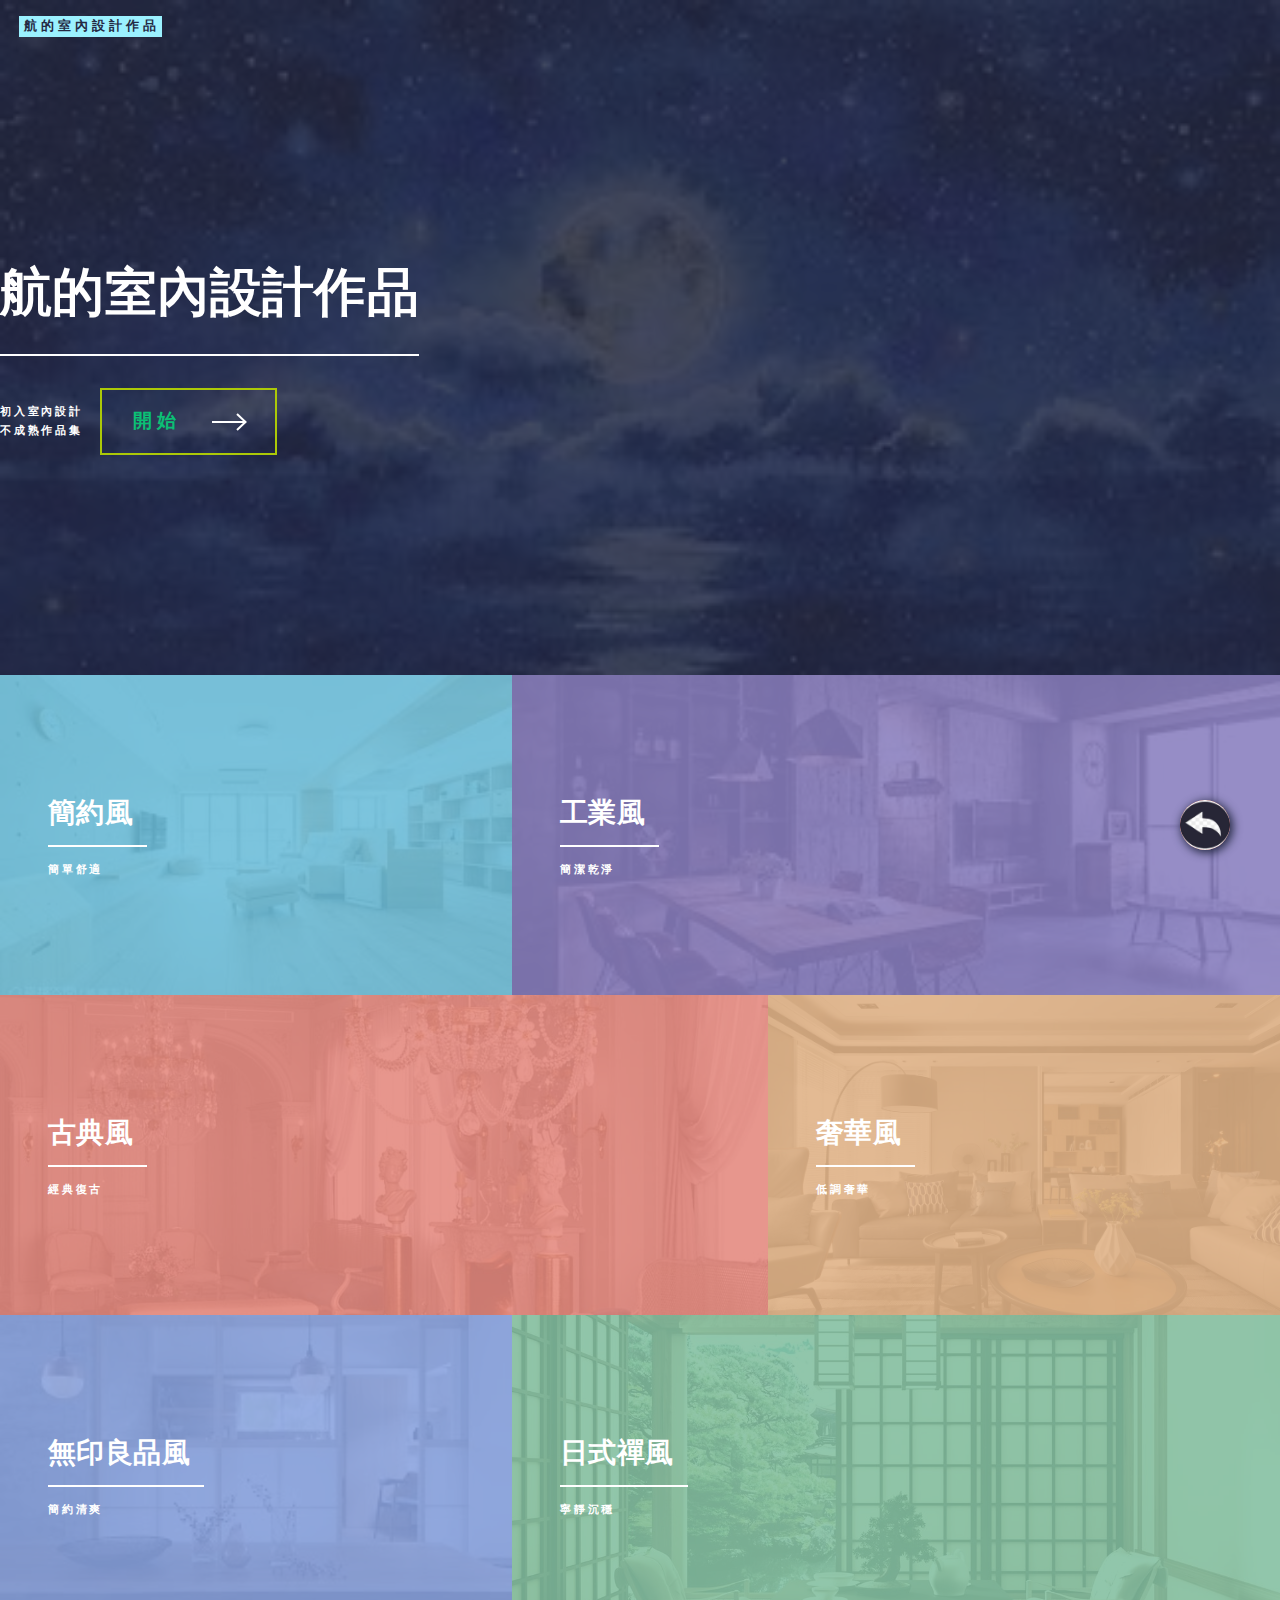
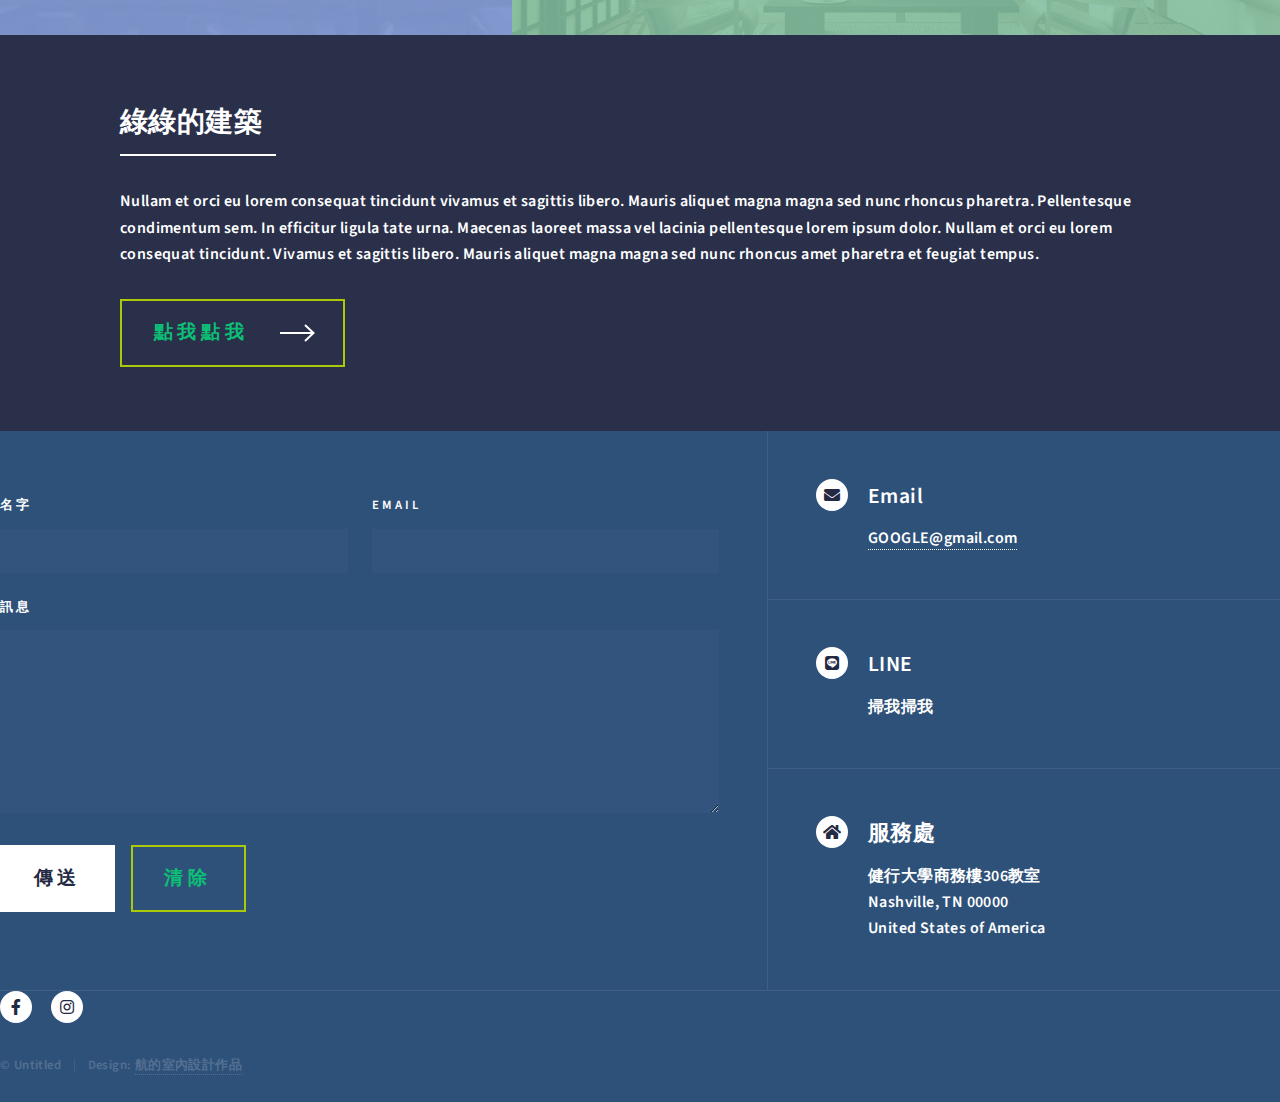
<file: index.html>
<!DOCTYPE HTML>
<!--
	Forty by HTML5 UP
	html5up.net | @ajlkn
	Free for personal and commercial use under the CCA 3.0 license (html5up.net/license)
-->
<html>
	<head>
		<title>Forty by HTML5 UP</title>
		<meta charset="utf-8" />
		<meta name="viewport" content="width=device-width, initial-scale=1, user-scalable=no" />
		<link rel="stylesheet" href="assets/css/main.css" />
		<noscript><link rel="stylesheet" href="assets/css/noscript.css" /></noscript>
		<link
    rel="stylesheet"
    href="https://cdnjs.cloudflare.com/ajax/libs/animate.css/4.1.1/animate.min.css"
  />
	</head>
	<body class="is-preload">

		<!-- <a href="#footer" class="back-btn">🢁</a> -->
<a href="#banner" class="back-btn"><img class="back-img" src="images/返回鍵.jpg" /></a>
		<!-- Wrapper -->
			<div id="wrapper">

				<!-- Header -->
					<header id="header" class="alt">
						<a href="index.html" class="logo"><strong>航的室內設計作品</span></a>
						<nav>
						
					</header>

				
				<!-- Banner -->
					<section id="banner" class="major">
						<div class="inner">
							<header class="major">
								<h1 class="animate__animated animate__lightSpeedInLeft  ">航的室內設計作品</h1>
							</header>
							<div class="content">
								<p>初入室內設計<br>不成熟作品集</p>
								<ul class="actions">
									<li class="animate__animated animate__jello animate__infinite	infinite "><a href="#one" class="button next scrolly " >開始</a></li>
								</ul>
							</div>
						</div>
					</section>

				<!-- Main -->
					<div id="main">

						<!-- One -->
							<section id="one" class="tiles">
								<article>
									<span class="image">
										<img src="images/簡約風.jpg" alt="" />
									</span>
									<header class="major">
										<h3><a href="簡約風.html" class="link">簡約風</a></h3>
										<p>簡單舒適</p>
									</header>
								</article>
								<article>
									<span class="image">
										<img src="images/工業風.jpg" alt="" />
									</span>
									<header class="major">
										<h3><a href="工業風.html" class="link">工業風</a></h3>
										<p>簡潔乾淨</p>
									</header>
								</article>
								<article>
									<span class="image">
										<img src="images/古典風.jpg" alt="" />
									</span>
									<header class="major">
										<h3><a href="古典風.html" class="link">古典風</a></h3>
										<p>經典復古</p>
									</header>
								</article>
								<article>
									<span class="image">
										<img src="images/奢華風.jpg" alt="" />
									</span>
									<header class="major">
										<h3><a href="奢華風.html" class="link">奢華風</a></h3>
										<p>低調奢華</p>
									</header>
								</article>
								<article>
									<span class="image">
										<img src="images/無印良品.jpg" alt="" />
									</span>
									<header class="major">
										<h3><a href="無印良品風.html" class="link">無印良品風</a></h3>
										<p>簡約清爽</p>
									</header>
								</article>
								<article>
									<span class="image">
										<img src="images/日式.jpg" alt="" />
									</span>
									<header class="major">
										<h3><a href="日式禪風.html" class="link">日式禪風</a></h3>
										<p>寧靜沉穩</p>
									</header>
								</article>
							</section>

						<!-- Two -->
							<section id="two">
								<div class="inner">
									<header class="major">
										<h2>綠綠的建築</h2>
									</header>
									<p>Nullam et orci eu lorem consequat tincidunt vivamus et sagittis libero. Mauris aliquet magna magna sed nunc rhoncus pharetra. Pellentesque condimentum sem. In efficitur ligula tate urna. Maecenas laoreet massa vel lacinia pellentesque lorem ipsum dolor. Nullam et orci eu lorem consequat tincidunt. Vivamus et sagittis libero. Mauris aliquet magna magna sed nunc rhoncus amet pharetra et feugiat tempus.</p>
									<ul class="actions">
										<li><a href="https://gb.tabc.org.tw/"target=_blaknk class="button next">點我點我</a></li>
									</ul>
								</div>
							</section>

					</div>

				<!-- Contact -->
					<section id="contact">
						<div class="inner">
							<section>
								<form method="post" action="#"  onsubmit="return mailto()">
									<div class="fields">
										<div class="field half">
											<label for="name">名字</label>
											<input type="text" name="name" id="name" />
										</div>
										<div class="field half">
											<label for="email">Email</label>
											<input type="text" name="email" id="email" />
										</div>
										<div class="field">
											<label for="message">訊息</label>
											<textarea name="message" id="message" rows="6"></textarea>
										</div>
									</div>
									<ul class="actions">
										<li><input type="submit" value="傳送" class="primary" /></li>
										<li><input type="reset" value="清除" /></li>
									</ul>
									<!-- 呼叫email程式的語法:start -->
        <script>
            function mailto() {
                name = document.getElementsByName('name')[0].value; // 把使用者輸入的名稱拿出來用
                email = document.getElementsByName('email')[0].value; // 把使用者輸入的email拿出來用
                message = document.getElementsByName('message')[0].value.replaceAll('\n', '%0D%0A'); // 把使用者輸入的內容拿出來用
                window.location.href = "mailto:pief3253@gmail.com?subject=我沒有問題&body=您好, 我是" + name + ":%0D%0A" + message;
                return false;
            }
        </script>
        <!-- 呼叫email程式的語法:end -->
								</form>
							</section>
							<section class="split">
								<section>
									<div class="contact-method">
										<span class="icon solid alt fa-envelope"></span>
										<h3>Email</h3>
										<a href="#">GOOGLE@gmail.com</a>
									</div>
								</section>
								<section>
									<div class="contact-method">
										<span class="icon brands alt fa-line"></span>
										<h3>LINE</h3>
										<span>掃我掃我</span>
									</div>
								</section>
								<section>
									<div class="contact-method">
										<span class="icon solid alt fa-home"></span>
										<h3>服務處</h3>
										<span>健行大學商務樓306教室<br />
										Nashville, TN 00000<br />
										United States of America</span>
									</div>
								</section>
							</section>
						</div>
					</section>

				<!-- Footer -->
					<footer id="footer">
						<div class="inner">
							<ul class="icons">
								
								<li><a href="https://www.facebook.com/" class="icon brands alt fa-facebook-f"><span class="label">Facebook</span></a></li>
								<li><a href="https://www.instagram.com/" class="icon brands alt fa-instagram"><span class="label">Instagram</span></a></li>
								
								
							</ul>
							<ul class="copyright">
								<li>&copy; Untitled</li><li>Design: <a href="https://talidn.github.io">航的室內設計作品</a></li>
							</ul>
						</div>
					</footer>

			</div>

		<!-- Scripts -->
			<script src="assets/js/jquery.min.js"></script>
			<script src="assets/js/jquery.scrolly.min.js"></script>
			<script src="assets/js/jquery.scrollex.min.js"></script>
			<script src="assets/js/browser.min.js"></script>
			<script src="assets/js/breakpoints.min.js"></script>
			<script src="assets/js/util.js"></script>
			<script src="assets/js/main.js"></script>

	</body>
	
</html>
</file>
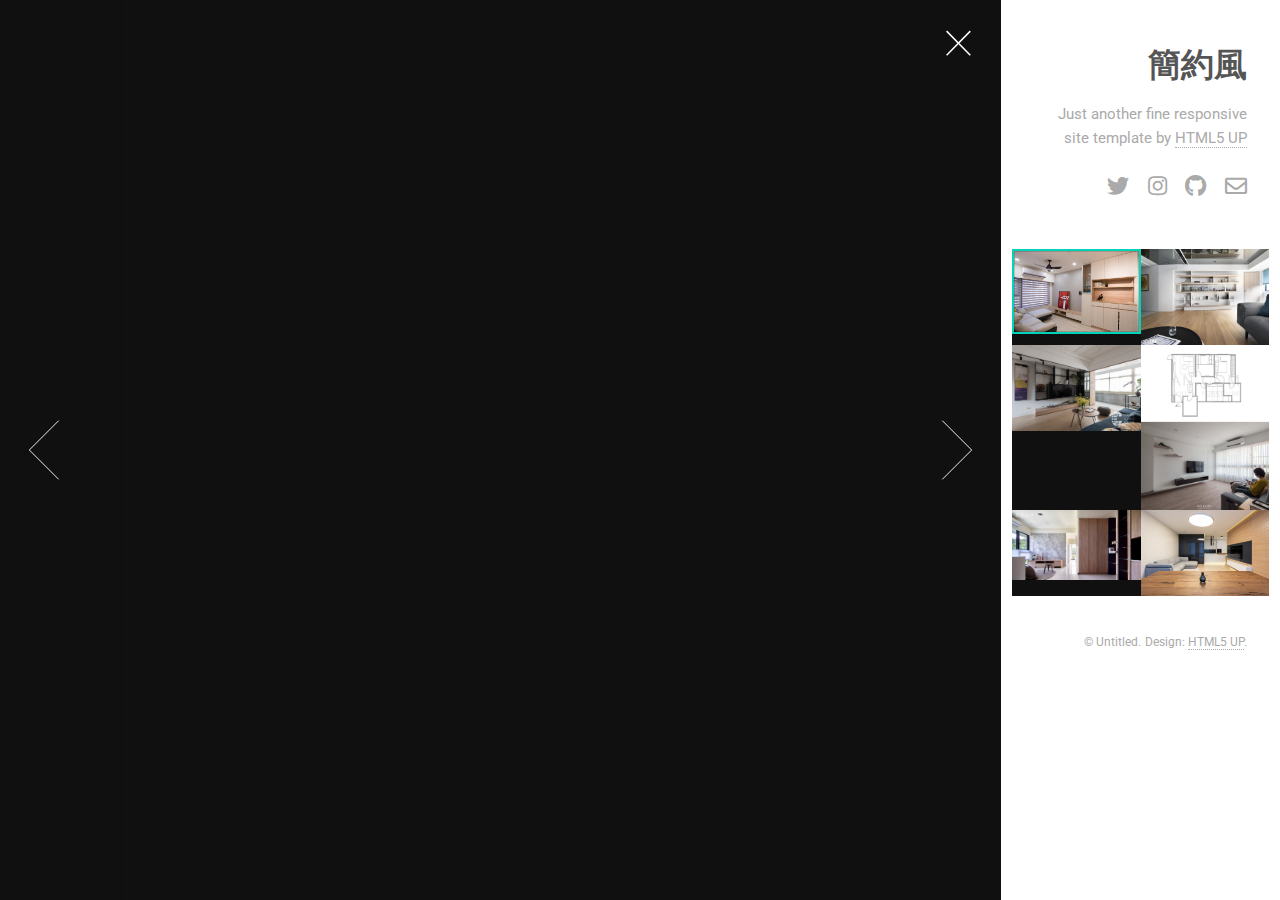
<file: 簡約風/index.html>
<!DOCTYPE HTML>
<!--
	Lens by HTML5 UP
	html5up.net | @ajlkn
	Free for personal and commercial use under the CCA 3.0 license (html5up.net/license)
-->
<html>
	<head>
		<title class="KKK">航的室內設計作品</title>
		<meta charset="utf-8" />
		<meta name="viewport" content="width=device-width, initial-scale=1, user-scalable=no" />
		<link rel="stylesheet" href="assets/css/main.css" />
		<noscript><link rel="stylesheet" href="assets/css/noscript.css" /></noscript>
		<link
    rel="stylesheet"
    href="https://cdnjs.cloudflare.com/ajax/libs/animate.css/4.1.1/animate.min.css"
  />
	</head>

	<body class="is-preload-0 is-preload-1 is-preload-2">

		<!-- Main -->
			<div id="main">

				<!-- Header -->
					<header id="header">
						<h1 class="kk">簡約風</h1>
						<p>Just another fine responsive site template by <a href="http://html5up.net">HTML5 UP</a></p>
						<ul class="icons">
							<li><a href="#" class="icon brands fa-twitter"><span class="label">Twitter</span></a></li>
							<li><a href="#" class="icon brands fa-instagram"><span class="label">Instagram</span></a></li>
							<li><a href="#" class="icon brands fa-github"><span class="label">Github</span></a></li>
							<li><a href="#" class="icon fa-envelope"><span class="label">Email</span></a></li>
						</ul>
					</header>

				<!-- Thumbnail -->
					<section id="thumbnails">
						<article>
							<a class="thumbnail" href="images/fulls/001.jpg" data-position="left center"><img src="images/thumbs/001.jpg" alt="" /></a>
							<h2>Diam tempus accumsan</h2>
							<p>Lorem ipsum dolor sit amet, consectetur adipiscing elit.</p>
						</article>
						<article>
							<a class="thumbnail" href="images/fulls/002.jpg"><img src="images/thumbs/002.jpg" alt="" /></a>
							<h2>Vivamus convallis libero</h2>
							<p>Sed velit lacus, laoreet at venenatis convallis in lorem tincidunt.</p>
						</article>
						<article>
							<a class="thumbnail" href="images/fulls/003.jpg" data-position="top center"><img src="images/thumbs/003.jpg" alt="" /></a>
							<h2>Nec accumsan enim felis</h2>
							<p>Maecenas eleifend tellus ut turpis eleifend, vitae pretium faucibus.</p>
						</article>
						<article>
							<a class="thumbnail" href="images/fulls/004.jpg"><img src="images/thumbs/004.jpg" alt="" /></a>
							<h2>Donec maximus nisi eget</h2>
							<p>Tristique in nulla vel congue. Sed sociis natoque parturient nascetur.</p>
						</article>
						<article>
							<a class="thumbnail" href="images/fulls/005.jpg" data-position="top center"><img src="images/thumbs/005.jpg" alt="" /></a>
							<h2>Nullam vitae nunc vulputate</h2>
							<p>In pellentesque cursus velit id posuere. Donec vehicula nulla.</p>
						</article>
						<article>
							<a class="thumbnail" href="images/fulls/006.jpg"><img src="images/thumbs/006.jpg" alt="" /></a>
							<h2>Phasellus magna faucibus</h2>
							<p>Nulla dignissim libero maximus tellus varius dictum ut posuere magna.</p>
						</article>
						
					</section>

				<!-- Footer -->
					<footer id="footer">
						<ul class="copyright">
							<li>&copy; Untitled.</li><li>Design: <a href="http://html5up.net">HTML5 UP</a>.</li>
						</ul>
					</footer>

			</div>

		<!-- Scripts -->
			<script src="assets/js/jquery.min.js"></script>
			<script src="assets/js/browser.min.js"></script>
			<script src="assets/js/breakpoints.min.js"></script>
			<script src="assets/js/main.js"></script>

	</body>
</html>
</file>
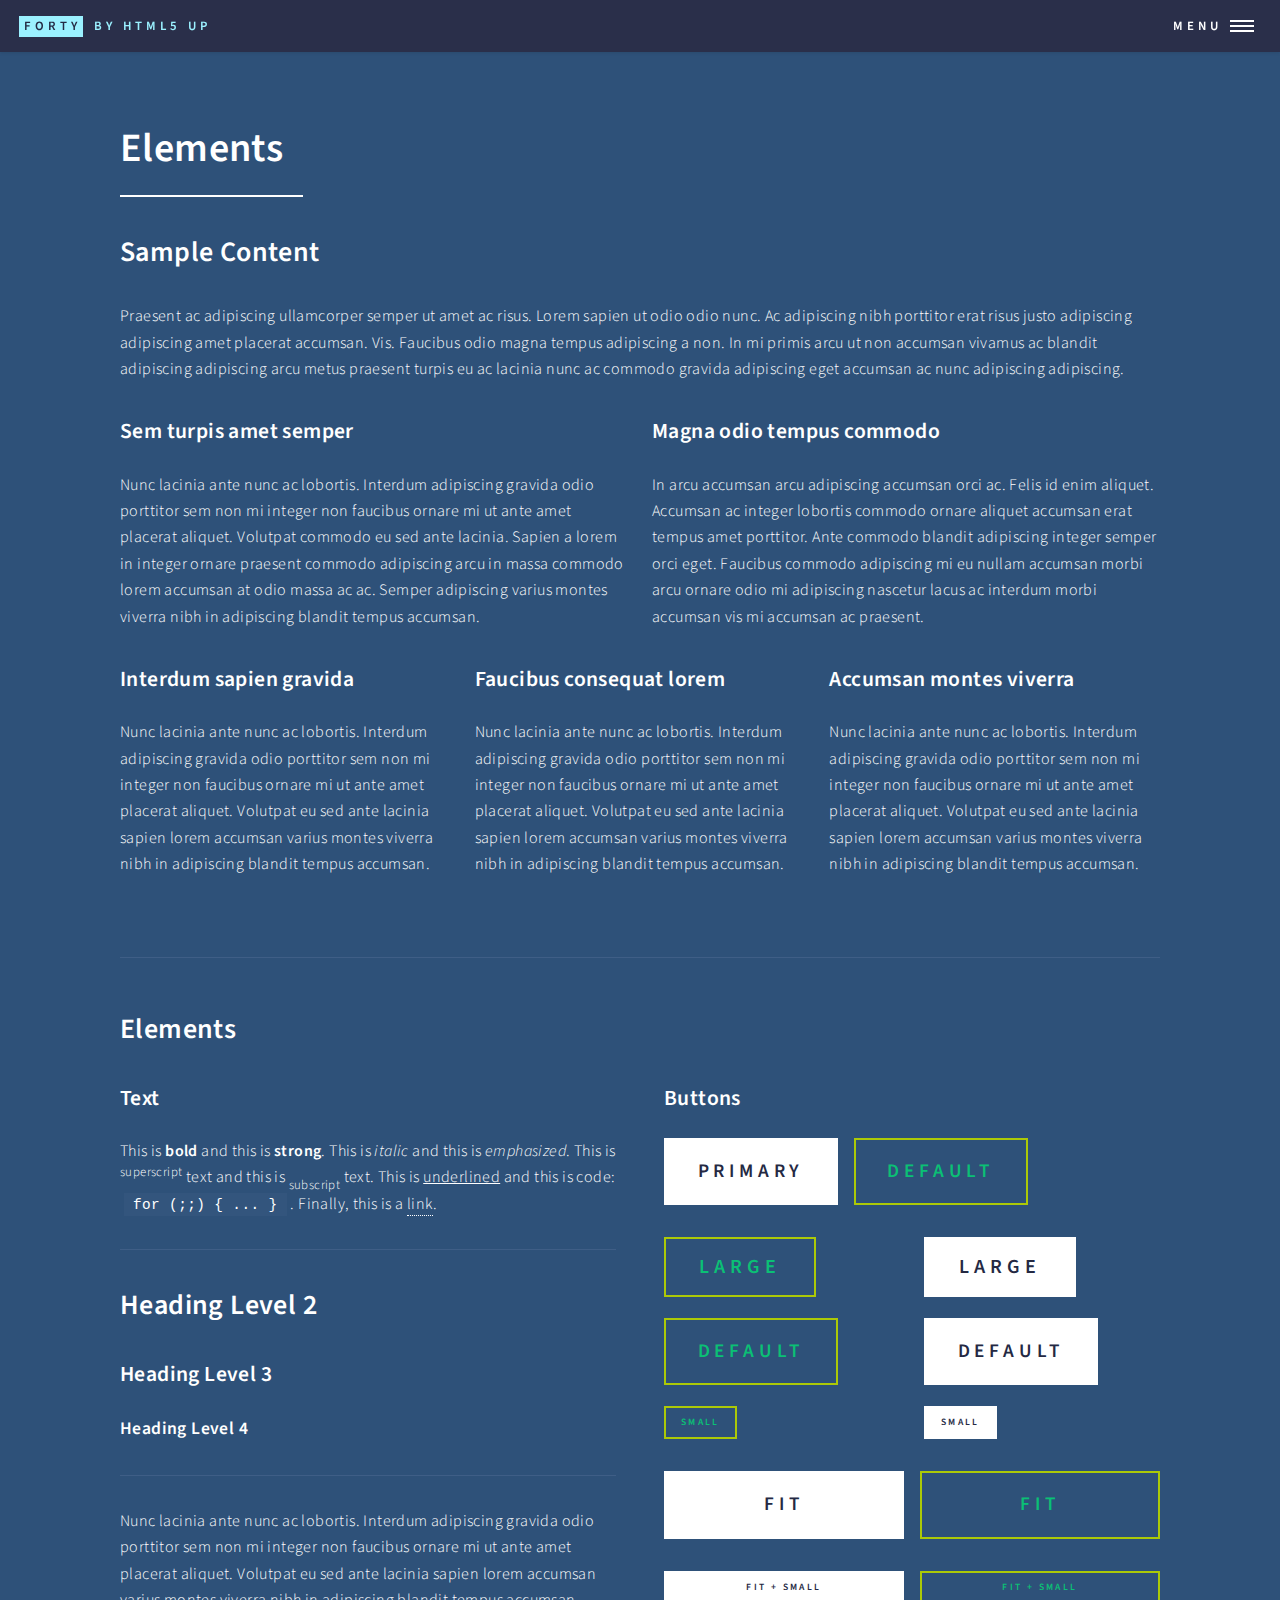
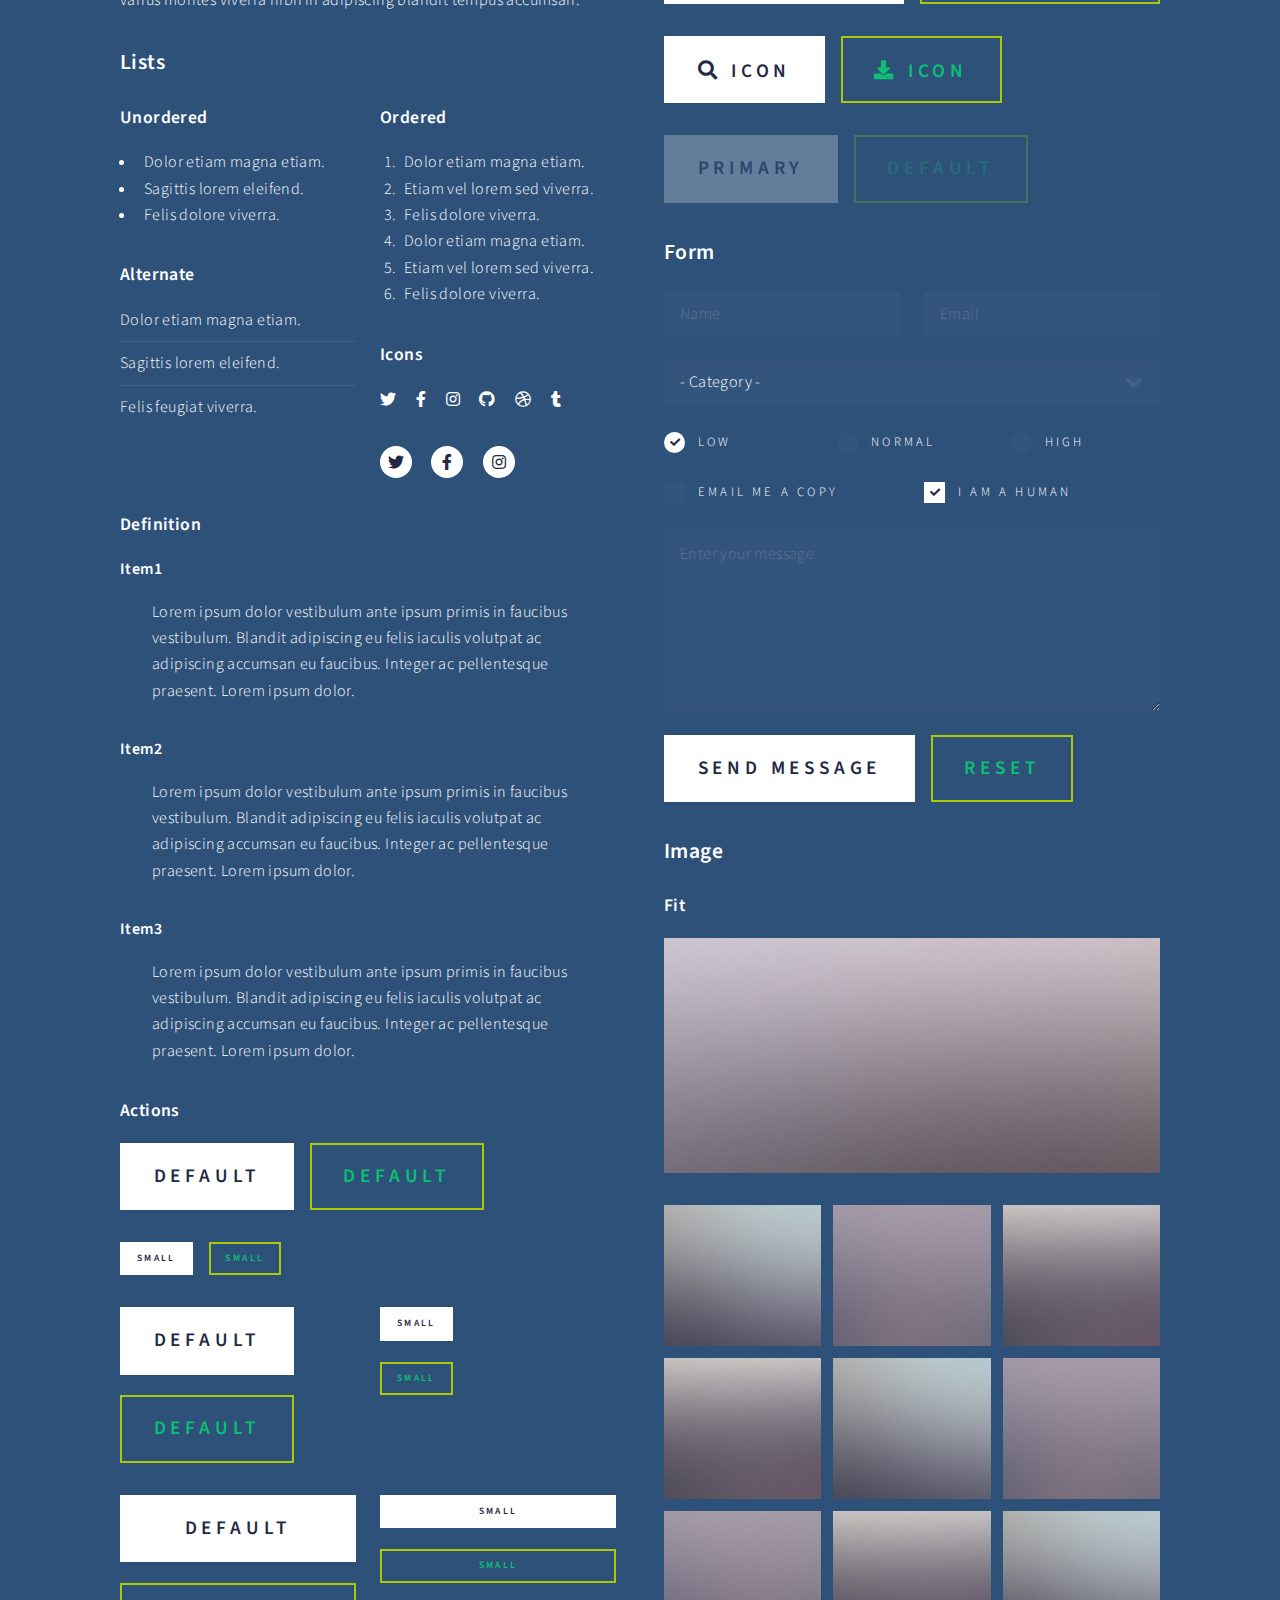
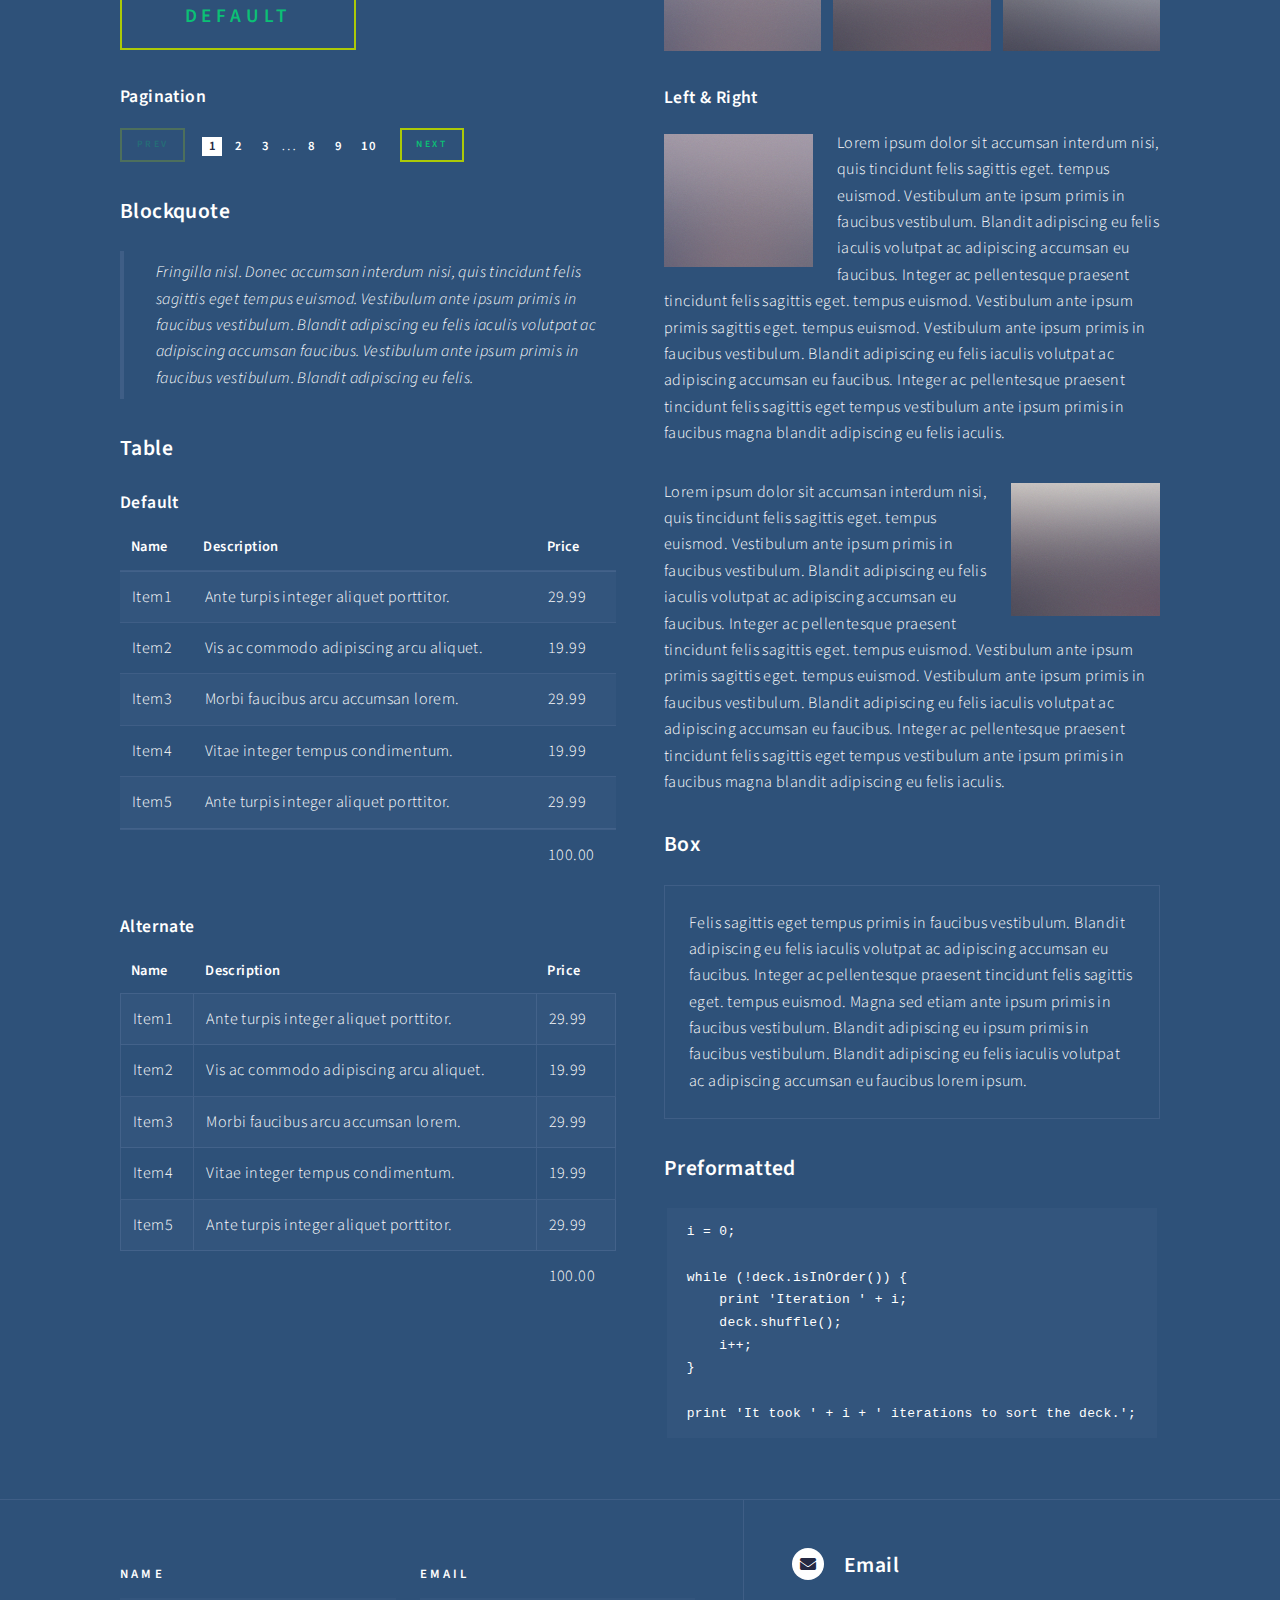
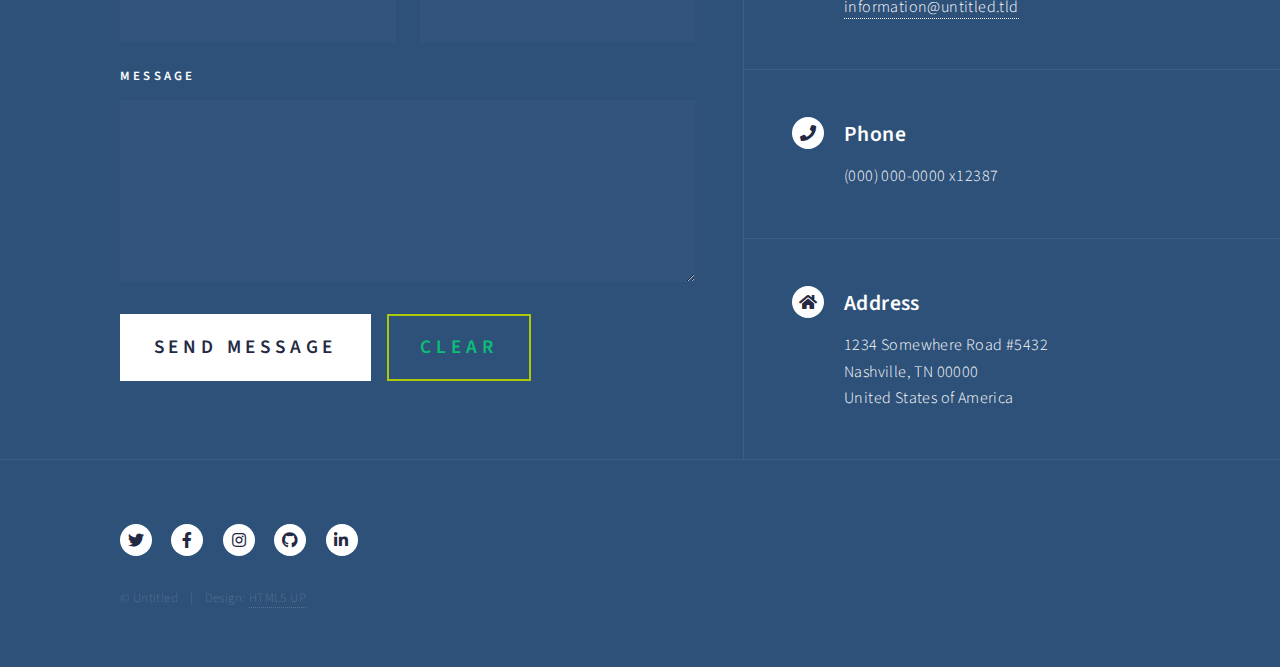
<file: elements.html>
<!DOCTYPE HTML>
<!--
	Forty by HTML5 UP
	html5up.net | @ajlkn
	Free for personal and commercial use under the CCA 3.0 license (html5up.net/license)
-->
<html>
	<head>
		<title>Elements - Forty by HTML5 UP</title>
		<meta charset="utf-8" />
		<meta name="viewport" content="width=device-width, initial-scale=1, user-scalable=no" />
		<link rel="stylesheet" href="assets/css/main.css" />
		<noscript><link rel="stylesheet" href="assets/css/noscript.css" /></noscript>
	</head>
	<body class="is-preload">

		<!-- Wrapper -->
			<div id="wrapper">

				<!-- Header -->
					<header id="header">
						<a href="index.html" class="logo"><strong>Forty</strong> <span>by HTML5 UP</span></a>
						<nav>
							<a href="#menu">Menu</a>
						</nav>
					</header>

				<!-- Menu -->
					<nav id="menu">
						<ul class="links">
							<li><a href="index.html">Home</a></li>
							<li><a href="landing.html">Landing</a></li>
							<li><a href="generic.html">Generic</a></li>
							<li><a href="elements.html">Elements</a></li>
						</ul>
						<ul class="actions stacked">
							<li><a href="#" class="button primary fit">Get Started</a></li>
							<li><a href="#" class="button fit">Log In</a></li>
						</ul>
					</nav>

				<!-- Main -->
					<div id="main" class="alt">

						<!-- One -->
							<section id="one">
								<div class="inner">
									<header class="major">
										<h1>Elements</h1>
									</header>

									<!-- Content -->
										<h2 id="content">Sample Content</h2>
										<p>Praesent ac adipiscing ullamcorper semper ut amet ac risus. Lorem sapien ut odio odio nunc. Ac adipiscing nibh porttitor erat risus justo adipiscing adipiscing amet placerat accumsan. Vis. Faucibus odio magna tempus adipiscing a non. In mi primis arcu ut non accumsan vivamus ac blandit adipiscing adipiscing arcu metus praesent turpis eu ac lacinia nunc ac commodo gravida adipiscing eget accumsan ac nunc adipiscing adipiscing.</p>
										<div class="row">
											<div class="col-6 col-12-small">
												<h3>Sem turpis amet semper</h3>
												<p>Nunc lacinia ante nunc ac lobortis. Interdum adipiscing gravida odio porttitor sem non mi integer non faucibus ornare mi ut ante amet placerat aliquet. Volutpat commodo eu sed ante lacinia. Sapien a lorem in integer ornare praesent commodo adipiscing arcu in massa commodo lorem accumsan at odio massa ac ac. Semper adipiscing varius montes viverra nibh in adipiscing blandit tempus accumsan.</p>
											</div>
											<div class="col-6 col-12-small">
												<h3>Magna odio tempus commodo</h3>
												<p>In arcu accumsan arcu adipiscing accumsan orci ac. Felis id enim aliquet. Accumsan ac integer lobortis commodo ornare aliquet accumsan erat tempus amet porttitor. Ante commodo blandit adipiscing integer semper orci eget. Faucibus commodo adipiscing mi eu nullam accumsan morbi arcu ornare odio mi adipiscing nascetur lacus ac interdum morbi accumsan vis mi accumsan ac praesent.</p>
											</div>
											<!-- Break -->
											<div class="col-4 col-12-medium">
												<h3>Interdum sapien gravida</h3>
												<p>Nunc lacinia ante nunc ac lobortis. Interdum adipiscing gravida odio porttitor sem non mi integer non faucibus ornare mi ut ante amet placerat aliquet. Volutpat eu sed ante lacinia sapien lorem accumsan varius montes viverra nibh in adipiscing blandit tempus accumsan.</p>
											</div>
											<div class="col-4 col-12-medium">
												<h3>Faucibus consequat lorem</h3>
												<p>Nunc lacinia ante nunc ac lobortis. Interdum adipiscing gravida odio porttitor sem non mi integer non faucibus ornare mi ut ante amet placerat aliquet. Volutpat eu sed ante lacinia sapien lorem accumsan varius montes viverra nibh in adipiscing blandit tempus accumsan.</p>
											</div>
											<div class="col-4 col-12-medium">
												<h3>Accumsan montes viverra</h3>
												<p>Nunc lacinia ante nunc ac lobortis. Interdum adipiscing gravida odio porttitor sem non mi integer non faucibus ornare mi ut ante amet placerat aliquet. Volutpat eu sed ante lacinia sapien lorem accumsan varius montes viverra nibh in adipiscing blandit tempus accumsan.</p>
											</div>
										</div>

									<hr class="major" />

									<!-- Elements -->
										<h2 id="elements">Elements</h2>
										<div class="row gtr-200">
											<div class="col-6 col-12-medium">

												<!-- Text stuff -->
													<h3>Text</h3>
													<p>This is <b>bold</b> and this is <strong>strong</strong>. This is <i>italic</i> and this is <em>emphasized</em>.
													This is <sup>superscript</sup> text and this is <sub>subscript</sub> text.
													This is <u>underlined</u> and this is code: <code>for (;;) { ... }</code>.
													Finally, this is a <a href="#">link</a>.</p>
													<hr />
													<h2>Heading Level 2</h2>
													<h3>Heading Level 3</h3>
													<h4>Heading Level 4</h4>
													<hr />
													<p>Nunc lacinia ante nunc ac lobortis. Interdum adipiscing gravida odio porttitor sem non mi integer non faucibus ornare mi ut ante amet placerat aliquet. Volutpat eu sed ante lacinia sapien lorem accumsan varius montes viverra nibh in adipiscing blandit tempus accumsan.</p>

												<!-- Lists -->
													<h3>Lists</h3>
													<div class="row">
														<div class="col-6 col-12-small">

															<h4>Unordered</h4>
															<ul>
																<li>Dolor etiam magna etiam.</li>
																<li>Sagittis lorem eleifend.</li>
																<li>Felis dolore viverra.</li>
															</ul>

															<h4>Alternate</h4>
															<ul class="alt">
																<li>Dolor etiam magna etiam.</li>
																<li>Sagittis lorem eleifend.</li>
																<li>Felis feugiat viverra.</li>
															</ul>

														</div>
														<div class="col-6 col-12-small">

															<h4>Ordered</h4>
															<ol>
																<li>Dolor etiam magna etiam.</li>
																<li>Etiam vel lorem sed viverra.</li>
																<li>Felis dolore viverra.</li>
																<li>Dolor etiam magna etiam.</li>
																<li>Etiam vel lorem sed viverra.</li>
																<li>Felis dolore viverra.</li>
															</ol>

															<h4>Icons</h4>
															<ul class="icons">
																<li><a href="#" class="icon brands fa-twitter"><span class="label">Twitter</span></a></li>
																<li><a href="#" class="icon brands fa-facebook-f"><span class="label">Facebook</span></a></li>
																<li><a href="#" class="icon brands fa-instagram"><span class="label">Instagram</span></a></li>
																<li><a href="#" class="icon brands fa-github"><span class="label">Github</span></a></li>
																<li><a href="#" class="icon brands fa-dribbble"><span class="label">Dribbble</span></a></li>
																<li><a href="#" class="icon brands fa-tumblr"><span class="label">Tumblr</span></a></li>
															</ul>
															<ul class="icons">
																<li><a href="#" class="icon brands alt fa-twitter"><span class="label">Twitter</span></a></li>
																<li><a href="#" class="icon brands alt fa-facebook-f"><span class="label">Facebook</span></a></li>
																<li><a href="#" class="icon brands alt fa-instagram"><span class="label">Instagram</span></a></li>
															</ul>

														</div>
													</div>
													<h4>Definition</h4>
													<dl>
														<dt>Item1</dt>
														<dd>
															<p>Lorem ipsum dolor vestibulum ante ipsum primis in faucibus vestibulum. Blandit adipiscing eu felis iaculis volutpat ac adipiscing accumsan eu faucibus. Integer ac pellentesque praesent. Lorem ipsum dolor.</p>
														</dd>
														<dt>Item2</dt>
														<dd>
															<p>Lorem ipsum dolor vestibulum ante ipsum primis in faucibus vestibulum. Blandit adipiscing eu felis iaculis volutpat ac adipiscing accumsan eu faucibus. Integer ac pellentesque praesent. Lorem ipsum dolor.</p>
														</dd>
														<dt>Item3</dt>
														<dd>
															<p>Lorem ipsum dolor vestibulum ante ipsum primis in faucibus vestibulum. Blandit adipiscing eu felis iaculis volutpat ac adipiscing accumsan eu faucibus. Integer ac pellentesque praesent. Lorem ipsum dolor.</p>
														</dd>
													</dl>

													<h4>Actions</h4>
													<ul class="actions">
														<li><a href="#" class="button primary">Default</a></li>
														<li><a href="#" class="button">Default</a></li>
													</ul>
													<ul class="actions small">
														<li><a href="#" class="button primary small">Small</a></li>
														<li><a href="#" class="button small">Small</a></li>
													</ul>
													<div class="row">
														<div class="col-6 col-12-small">
															<ul class="actions stacked">
																<li><a href="#" class="button primary">Default</a></li>
																<li><a href="#" class="button">Default</a></li>
															</ul>
														</div>
														<div class="col-6 col-12-small">
															<ul class="actions stacked">
																<li><a href="#" class="button primary small">Small</a></li>
																<li><a href="#" class="button small">Small</a></li>
															</ul>
														</div>
														<div class="col-6 col-12-small">
															<ul class="actions stacked">
																<li><a href="#" class="button primary fit">Default</a></li>
																<li><a href="#" class="button fit">Default</a></li>
															</ul>
														</div>
														<div class="col-6 col-12-small">
															<ul class="actions stacked">
																<li><a href="#" class="button primary small fit">Small</a></li>
																<li><a href="#" class="button small fit">Small</a></li>
															</ul>
														</div>
													</div>

													<h4>Pagination</h4>
													<ul class="pagination">
														<li><span class="button small disabled">Prev</span></li>
														<li><a href="#" class="page active">1</a></li>
														<li><a href="#" class="page">2</a></li>
														<li><a href="#" class="page">3</a></li>
														<li><span>&hellip;</span></li>
														<li><a href="#" class="page">8</a></li>
														<li><a href="#" class="page">9</a></li>
														<li><a href="#" class="page">10</a></li>
														<li><a href="#" class="button small">Next</a></li>
													</ul>

												<!-- Blockquote -->
													<h3>Blockquote</h3>
													<blockquote>Fringilla nisl. Donec accumsan interdum nisi, quis tincidunt felis sagittis eget tempus euismod. Vestibulum ante ipsum primis in faucibus vestibulum. Blandit adipiscing eu felis iaculis volutpat ac adipiscing accumsan faucibus. Vestibulum ante ipsum primis in faucibus vestibulum. Blandit adipiscing eu felis.</blockquote>

												<!-- Table -->
													<h3>Table</h3>

													<h4>Default</h4>
													<div class="table-wrapper">
														<table>
															<thead>
																<tr>
																	<th>Name</th>
																	<th>Description</th>
																	<th>Price</th>
																</tr>
															</thead>
															<tbody>
																<tr>
																	<td>Item1</td>
																	<td>Ante turpis integer aliquet porttitor.</td>
																	<td>29.99</td>
																</tr>
																<tr>
																	<td>Item2</td>
																	<td>Vis ac commodo adipiscing arcu aliquet.</td>
																	<td>19.99</td>
																</tr>
																<tr>
																	<td>Item3</td>
																	<td> Morbi faucibus arcu accumsan lorem.</td>
																	<td>29.99</td>
																</tr>
																<tr>
																	<td>Item4</td>
																	<td>Vitae integer tempus condimentum.</td>
																	<td>19.99</td>
																</tr>
																<tr>
																	<td>Item5</td>
																	<td>Ante turpis integer aliquet porttitor.</td>
																	<td>29.99</td>
																</tr>
															</tbody>
															<tfoot>
																<tr>
																	<td colspan="2"></td>
																	<td>100.00</td>
																</tr>
															</tfoot>
														</table>
													</div>

													<h4>Alternate</h4>
													<div class="table-wrapper">
														<table class="alt">
															<thead>
																<tr>
																	<th>Name</th>
																	<th>Description</th>
																	<th>Price</th>
																</tr>
															</thead>
															<tbody>
																<tr>
																	<td>Item1</td>
																	<td>Ante turpis integer aliquet porttitor.</td>
																	<td>29.99</td>
																</tr>
																<tr>
																	<td>Item2</td>
																	<td>Vis ac commodo adipiscing arcu aliquet.</td>
																	<td>19.99</td>
																</tr>
																<tr>
																	<td>Item3</td>
																	<td> Morbi faucibus arcu accumsan lorem.</td>
																	<td>29.99</td>
																</tr>
																<tr>
																	<td>Item4</td>
																	<td>Vitae integer tempus condimentum.</td>
																	<td>19.99</td>
																</tr>
																<tr>
																	<td>Item5</td>
																	<td>Ante turpis integer aliquet porttitor.</td>
																	<td>29.99</td>
																</tr>
															</tbody>
															<tfoot>
																<tr>
																	<td colspan="2"></td>
																	<td>100.00</td>
																</tr>
															</tfoot>
														</table>
													</div>

											</div>
											<div class="col-6 col-12-medium">

												<!-- Buttons -->
													<h3>Buttons</h3>
													<ul class="actions">
														<li><a href="#" class="button primary">Primary</a></li>
														<li><a href="#" class="button">Default</a></li>
													</ul>
													<div class="row">
														<div class="col-6 col-12-xsmall">
															<ul class="actions stacked">
																<li><a href="#" class="button large">Large</a></li>
																<li><a href="#" class="button">Default</a></li>
																<li><a href="#" class="button small">Small</a></li>
															</ul>
														</div>
														<div class="col-6 col-12-xsmall">
															<ul class="actions stacked">
																<li><a href="#" class="button primary large">Large</a></li>
																<li><a href="#" class="button primary">Default</a></li>
																<li><a href="#" class="button primary small">Small</a></li>
															</ul>
														</div>
													</div>
													<ul class="actions fit">
														<li><a href="#" class="button primary fit">Fit</a></li>
														<li><a href="#" class="button fit">Fit</a></li>
													</ul>
													<ul class="actions fit small">
														<li><a href="#" class="button primary fit small">Fit + Small</a></li>
														<li><a href="#" class="button fit small">Fit + Small</a></li>
													</ul>
													<ul class="actions">
														<li><a href="#" class="button primary icon solid fa-search">Icon</a></li>
														<li><a href="#" class="button icon solid fa-download">Icon</a></li>
													</ul>
													<ul class="actions">
														<li><span class="button primary disabled">Primary</span></li>
														<li><span class="button disabled">Default</span></li>
													</ul>

												<!-- Form -->
													<h3>Form</h3>

													<form method="post" action="#">
														<div class="row gtr-uniform">
															<div class="col-6 col-12-xsmall">
																<input type="text" name="demo-name" id="demo-name" value="" placeholder="Name" />
															</div>
															<div class="col-6 col-12-xsmall">
																<input type="email" name="demo-email" id="demo-email" value="" placeholder="Email" />
															</div>
															<!-- Break -->
															<div class="col-12">
																<select name="demo-category" id="demo-category">
																	<option value="">- Category -</option>
																	<option value="1">Manufacturing</option>
																	<option value="1">Shipping</option>
																	<option value="1">Administration</option>
																	<option value="1">Human Resources</option>
																</select>
															</div>
															<!-- Break -->
															<div class="col-4 col-12-small">
																<input type="radio" id="demo-priority-low" name="demo-priority" checked>
																<label for="demo-priority-low">Low</label>
															</div>
															<div class="col-4 col-12-small">
																<input type="radio" id="demo-priority-normal" name="demo-priority">
																<label for="demo-priority-normal">Normal</label>
															</div>
															<div class="col-4 col-12-small">
																<input type="radio" id="demo-priority-high" name="demo-priority">
																<label for="demo-priority-high">High</label>
															</div>
															<!-- Break -->
															<div class="col-6 col-12-small">
																<input type="checkbox" id="demo-copy" name="demo-copy">
																<label for="demo-copy">Email me a copy</label>
															</div>
															<div class="col-6 col-12-small">
																<input type="checkbox" id="demo-human" name="demo-human" checked>
																<label for="demo-human">I am a human</label>
															</div>
															<!-- Break -->
															<div class="col-12">
																<textarea name="demo-message" id="demo-message" placeholder="Enter your message" rows="6"></textarea>
															</div>
															<!-- Break -->
															<div class="col-12">
																<ul class="actions">
																	<li><input type="submit" value="Send Message" class="primary" /></li>
																	<li><input type="reset" value="Reset" /></li>
																</ul>
															</div>
														</div>
													</form>

												<!-- Image -->
													<h3>Image</h3>

													<h4>Fit</h4>
													<span class="image fit"><img src="images/pic03.jpg" alt="" /></span>
													<div class="box alt">
														<div class="row gtr-50 gtr-uniform">
															<div class="col-4"><span class="image fit"><img src="images/pic08.jpg" alt="" /></span></div>
															<div class="col-4"><span class="image fit"><img src="images/pic09.jpg" alt="" /></span></div>
															<div class="col-4"><span class="image fit"><img src="images/pic10.jpg" alt="" /></span></div>
															<!-- Break -->
															<div class="col-4"><span class="image fit"><img src="images/pic10.jpg" alt="" /></span></div>
															<div class="col-4"><span class="image fit"><img src="images/pic08.jpg" alt="" /></span></div>
															<div class="col-4"><span class="image fit"><img src="images/pic09.jpg" alt="" /></span></div>
															<!-- Break -->
															<div class="col-4"><span class="image fit"><img src="images/pic09.jpg" alt="" /></span></div>
															<div class="col-4"><span class="image fit"><img src="images/pic10.jpg" alt="" /></span></div>
															<div class="col-4"><span class="image fit"><img src="images/pic08.jpg" alt="" /></span></div>
														</div>
													</div>

													<h4>Left &amp; Right</h4>
													<p><span class="image left"><img src="images/pic09.jpg" alt="" /></span>Lorem ipsum dolor sit accumsan interdum nisi, quis tincidunt felis sagittis eget. tempus euismod. Vestibulum ante ipsum primis in faucibus vestibulum. Blandit adipiscing eu felis iaculis volutpat ac adipiscing accumsan eu faucibus. Integer ac pellentesque praesent tincidunt felis sagittis eget. tempus euismod. Vestibulum ante ipsum primis sagittis eget. tempus euismod. Vestibulum ante ipsum primis in faucibus vestibulum. Blandit adipiscing eu felis iaculis volutpat ac adipiscing accumsan eu faucibus. Integer ac pellentesque praesent tincidunt felis sagittis eget tempus vestibulum ante ipsum primis in faucibus magna blandit adipiscing eu felis iaculis.</p>
													<p><span class="image right"><img src="images/pic10.jpg" alt="" /></span>Lorem ipsum dolor sit accumsan interdum nisi, quis tincidunt felis sagittis eget. tempus euismod. Vestibulum ante ipsum primis in faucibus vestibulum. Blandit adipiscing eu felis iaculis volutpat ac adipiscing accumsan eu faucibus. Integer ac pellentesque praesent tincidunt felis sagittis eget. tempus euismod. Vestibulum ante ipsum primis sagittis eget. tempus euismod. Vestibulum ante ipsum primis in faucibus vestibulum. Blandit adipiscing eu felis iaculis volutpat ac adipiscing accumsan eu faucibus. Integer ac pellentesque praesent tincidunt felis sagittis eget tempus vestibulum ante ipsum primis in faucibus magna blandit adipiscing eu felis iaculis.</p>

												<!-- Box -->
													<h3>Box</h3>
													<div class="box">
														<p>Felis sagittis eget tempus primis in faucibus vestibulum. Blandit adipiscing eu felis iaculis volutpat ac adipiscing accumsan eu faucibus. Integer ac pellentesque praesent tincidunt felis sagittis eget. tempus euismod. Magna sed etiam ante ipsum primis in faucibus vestibulum. Blandit adipiscing eu ipsum primis in faucibus vestibulum. Blandit adipiscing eu felis iaculis volutpat ac adipiscing accumsan eu faucibus lorem ipsum.</p>
													</div>

												<!-- Preformatted Code -->
													<h3>Preformatted</h3>
													<pre><code>i = 0;

while (!deck.isInOrder()) {
    print 'Iteration ' + i;
    deck.shuffle();
    i++;
}

print 'It took ' + i + ' iterations to sort the deck.';
</code></pre>

											</div>
										</div>

								</div>
							</section>

					</div>

				<!-- Contact -->
					<section id="contact">
						<div class="inner">
							<section>
								<form method="post" action="#">
									<div class="fields">
										<div class="field half">
											<label for="name">Name</label>
											<input type="text" name="name" id="name" />
										</div>
										<div class="field half">
											<label for="email">Email</label>
											<input type="text" name="email" id="email" />
										</div>
										<div class="field">
											<label for="message">Message</label>
											<textarea name="message" id="message" rows="6"></textarea>
										</div>
									</div>
									<ul class="actions">
										<li><input type="submit" value="Send Message" class="primary" /></li>
										<li><input type="reset" value="Clear" /></li>
									</ul>
								</form>
							</section>
							<section class="split">
								<section>
									<div class="contact-method">
										<span class="icon solid alt fa-envelope"></span>
										<h3>Email</h3>
										<a href="#">information@untitled.tld</a>
									</div>
								</section>
								<section>
									<div class="contact-method">
										<span class="icon solid alt fa-phone"></span>
										<h3>Phone</h3>
										<span>(000) 000-0000 x12387</span>
									</div>
								</section>
								<section>
									<div class="contact-method">
										<span class="icon solid alt fa-home"></span>
										<h3>Address</h3>
										<span>1234 Somewhere Road #5432<br />
										Nashville, TN 00000<br />
										United States of America</span>
									</div>
								</section>
							</section>
						</div>
					</section>

				<!-- Footer -->
					<footer id="footer">
						<div class="inner">
							<ul class="icons">
								<li><a href="#" class="icon brands alt fa-twitter"><span class="label">Twitter</span></a></li>
								<li><a href="#" class="icon brands alt fa-facebook-f"><span class="label">Facebook</span></a></li>
								<li><a href="#" class="icon brands alt fa-instagram"><span class="label">Instagram</span></a></li>
								<li><a href="#" class="icon brands alt fa-github"><span class="label">GitHub</span></a></li>
								<li><a href="#" class="icon brands alt fa-linkedin-in"><span class="label">LinkedIn</span></a></li>
							</ul>
							<ul class="copyright">
								<li>&copy; Untitled</li><li>Design: <a href="https://html5up.net">HTML5 UP</a></li>
							</ul>
						</div>
					</footer>

			</div>

		<!-- Scripts -->
			<script src="assets/js/jquery.min.js"></script>
			<script src="assets/js/jquery.scrolly.min.js"></script>
			<script src="assets/js/jquery.scrollex.min.js"></script>
			<script src="assets/js/browser.min.js"></script>
			<script src="assets/js/breakpoints.min.js"></script>
			<script src="assets/js/util.js"></script>
			<script src="assets/js/main.js"></script>

	</body>
</html>
</file>
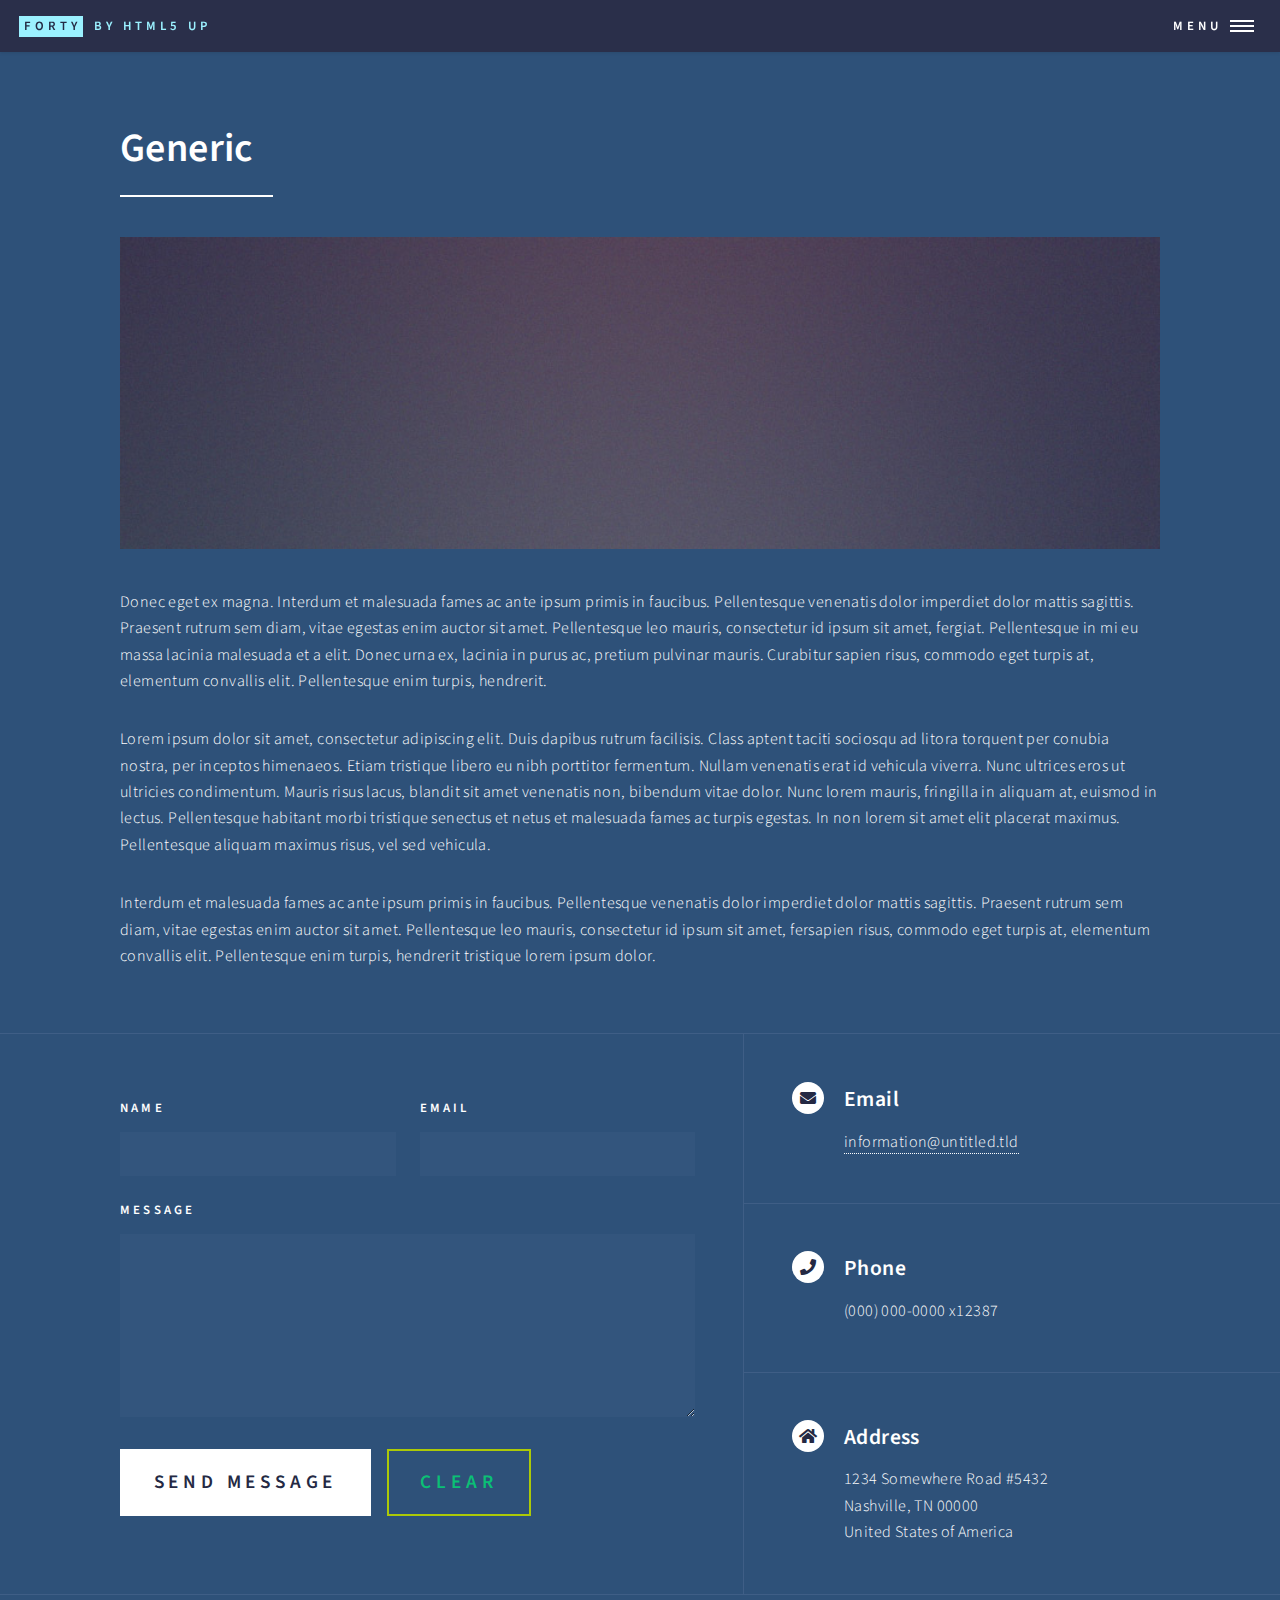
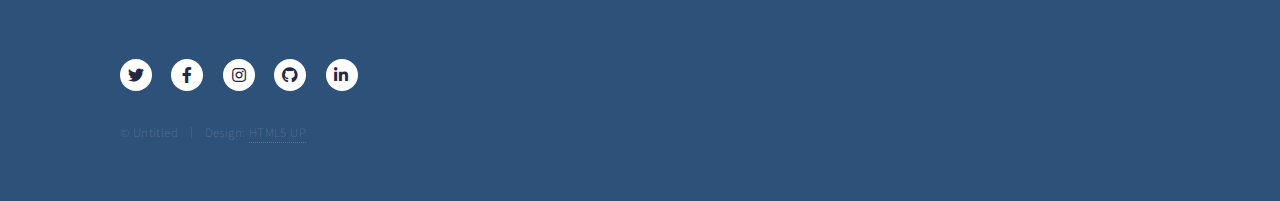
<file: generic.html>
<!DOCTYPE HTML>
<!--
	Forty by HTML5 UP
	html5up.net | @ajlkn
	Free for personal and commercial use under the CCA 3.0 license (html5up.net/license)
-->
<html>
	<head>
		<title>Generic - Forty by HTML5 UP</title>
		<meta charset="utf-8" />
		<meta name="viewport" content="width=device-width, initial-scale=1, user-scalable=no" />
		<link rel="stylesheet" href="assets/css/main.css" />
		<noscript><link rel="stylesheet" href="assets/css/noscript.css" /></noscript>
	</head>
	<body class="is-preload">

		<!-- Wrapper -->
			<div id="wrapper">

				<!-- Header -->
					<header id="header">
						<a href="index.html" class="logo"><strong>Forty</strong> <span>by HTML5 UP</span></a>
						<nav>
							<a href="#menu">Menu</a>
						</nav>
					</header>

				<!-- Menu -->
					<nav id="menu">
						<ul class="links">
							<li><a href="index.html">Home</a></li>
							<li><a href="landing.html">Landing</a></li>
							<li><a href="generic.html">Generic</a></li>
							<li><a href="elements.html">Elements</a></li>
						</ul>
						<ul class="actions stacked">
							<li><a href="#" class="button primary fit">Get Started</a></li>
							<li><a href="#" class="button fit">Log In</a></li>
						</ul>
					</nav>

				<!-- Main -->
					<div id="main" class="alt">

						<!-- One -->
							<section id="one">
								<div class="inner">
									<header class="major">
										<h1>Generic</h1>
									</header>
									<span class="image main"><img src="images/pic11.jpg" alt="" /></span>
									<p>Donec eget ex magna. Interdum et malesuada fames ac ante ipsum primis in faucibus. Pellentesque venenatis dolor imperdiet dolor mattis sagittis. Praesent rutrum sem diam, vitae egestas enim auctor sit amet. Pellentesque leo mauris, consectetur id ipsum sit amet, fergiat. Pellentesque in mi eu massa lacinia malesuada et a elit. Donec urna ex, lacinia in purus ac, pretium pulvinar mauris. Curabitur sapien risus, commodo eget turpis at, elementum convallis elit. Pellentesque enim turpis, hendrerit.</p>
									<p>Lorem ipsum dolor sit amet, consectetur adipiscing elit. Duis dapibus rutrum facilisis. Class aptent taciti sociosqu ad litora torquent per conubia nostra, per inceptos himenaeos. Etiam tristique libero eu nibh porttitor fermentum. Nullam venenatis erat id vehicula viverra. Nunc ultrices eros ut ultricies condimentum. Mauris risus lacus, blandit sit amet venenatis non, bibendum vitae dolor. Nunc lorem mauris, fringilla in aliquam at, euismod in lectus. Pellentesque habitant morbi tristique senectus et netus et malesuada fames ac turpis egestas. In non lorem sit amet elit placerat maximus. Pellentesque aliquam maximus risus, vel sed vehicula.</p>
									<p>Interdum et malesuada fames ac ante ipsum primis in faucibus. Pellentesque venenatis dolor imperdiet dolor mattis sagittis. Praesent rutrum sem diam, vitae egestas enim auctor sit amet. Pellentesque leo mauris, consectetur id ipsum sit amet, fersapien risus, commodo eget turpis at, elementum convallis elit. Pellentesque enim turpis, hendrerit tristique lorem ipsum dolor.</p>
								</div>
							</section>

					</div>

				<!-- Contact -->
					<section id="contact">
						<div class="inner">
							<section>
								<form method="post" action="#">
									<div class="fields">
										<div class="field half">
											<label for="name">Name</label>
											<input type="text" name="name" id="name" />
										</div>
										<div class="field half">
											<label for="email">Email</label>
											<input type="text" name="email" id="email" />
										</div>
										<div class="field">
											<label for="message">Message</label>
											<textarea name="message" id="message" rows="6"></textarea>
										</div>
									</div>
									<ul class="actions">
										<li><input type="submit" value="Send Message" class="primary" /></li>
										<li><input type="reset" value="Clear" /></li>
									</ul>
								</form>
							</section>
							<section class="split">
								<section>
									<div class="contact-method">
										<span class="icon solid alt fa-envelope"></span>
										<h3>Email</h3>
										<a href="#">information@untitled.tld</a>
									</div>
								</section>
								<section>
									<div class="contact-method">
										<span class="icon solid alt fa-phone"></span>
										<h3>Phone</h3>
										<span>(000) 000-0000 x12387</span>
									</div>
								</section>
								<section>
									<div class="contact-method">
										<span class="icon solid alt fa-home"></span>
										<h3>Address</h3>
										<span>1234 Somewhere Road #5432<br />
										Nashville, TN 00000<br />
										United States of America</span>
									</div>
								</section>
							</section>
						</div>
					</section>

				<!-- Footer -->
					<footer id="footer">
						<div class="inner">
							<ul class="icons">
								<li><a href="#" class="icon brands alt fa-twitter"><span class="label">Twitter</span></a></li>
								<li><a href="#" class="icon brands alt fa-facebook-f"><span class="label">Facebook</span></a></li>
								<li><a href="#" class="icon brands alt fa-instagram"><span class="label">Instagram</span></a></li>
								<li><a href="#" class="icon brands alt fa-github"><span class="label">GitHub</span></a></li>
								<li><a href="#" class="icon brands alt fa-linkedin-in"><span class="label">LinkedIn</span></a></li>
							</ul>
							<ul class="copyright">
								<li>&copy; Untitled</li><li>Design: <a href="https://html5up.net">HTML5 UP</a></li>
							</ul>
						</div>
					</footer>

			</div>

		<!-- Scripts -->
			<script src="assets/js/jquery.min.js"></script>
			<script src="assets/js/jquery.scrolly.min.js"></script>
			<script src="assets/js/jquery.scrollex.min.js"></script>
			<script src="assets/js/browser.min.js"></script>
			<script src="assets/js/breakpoints.min.js"></script>
			<script src="assets/js/util.js"></script>
			<script src="assets/js/main.js"></script>

	</body>
</html>
</file>
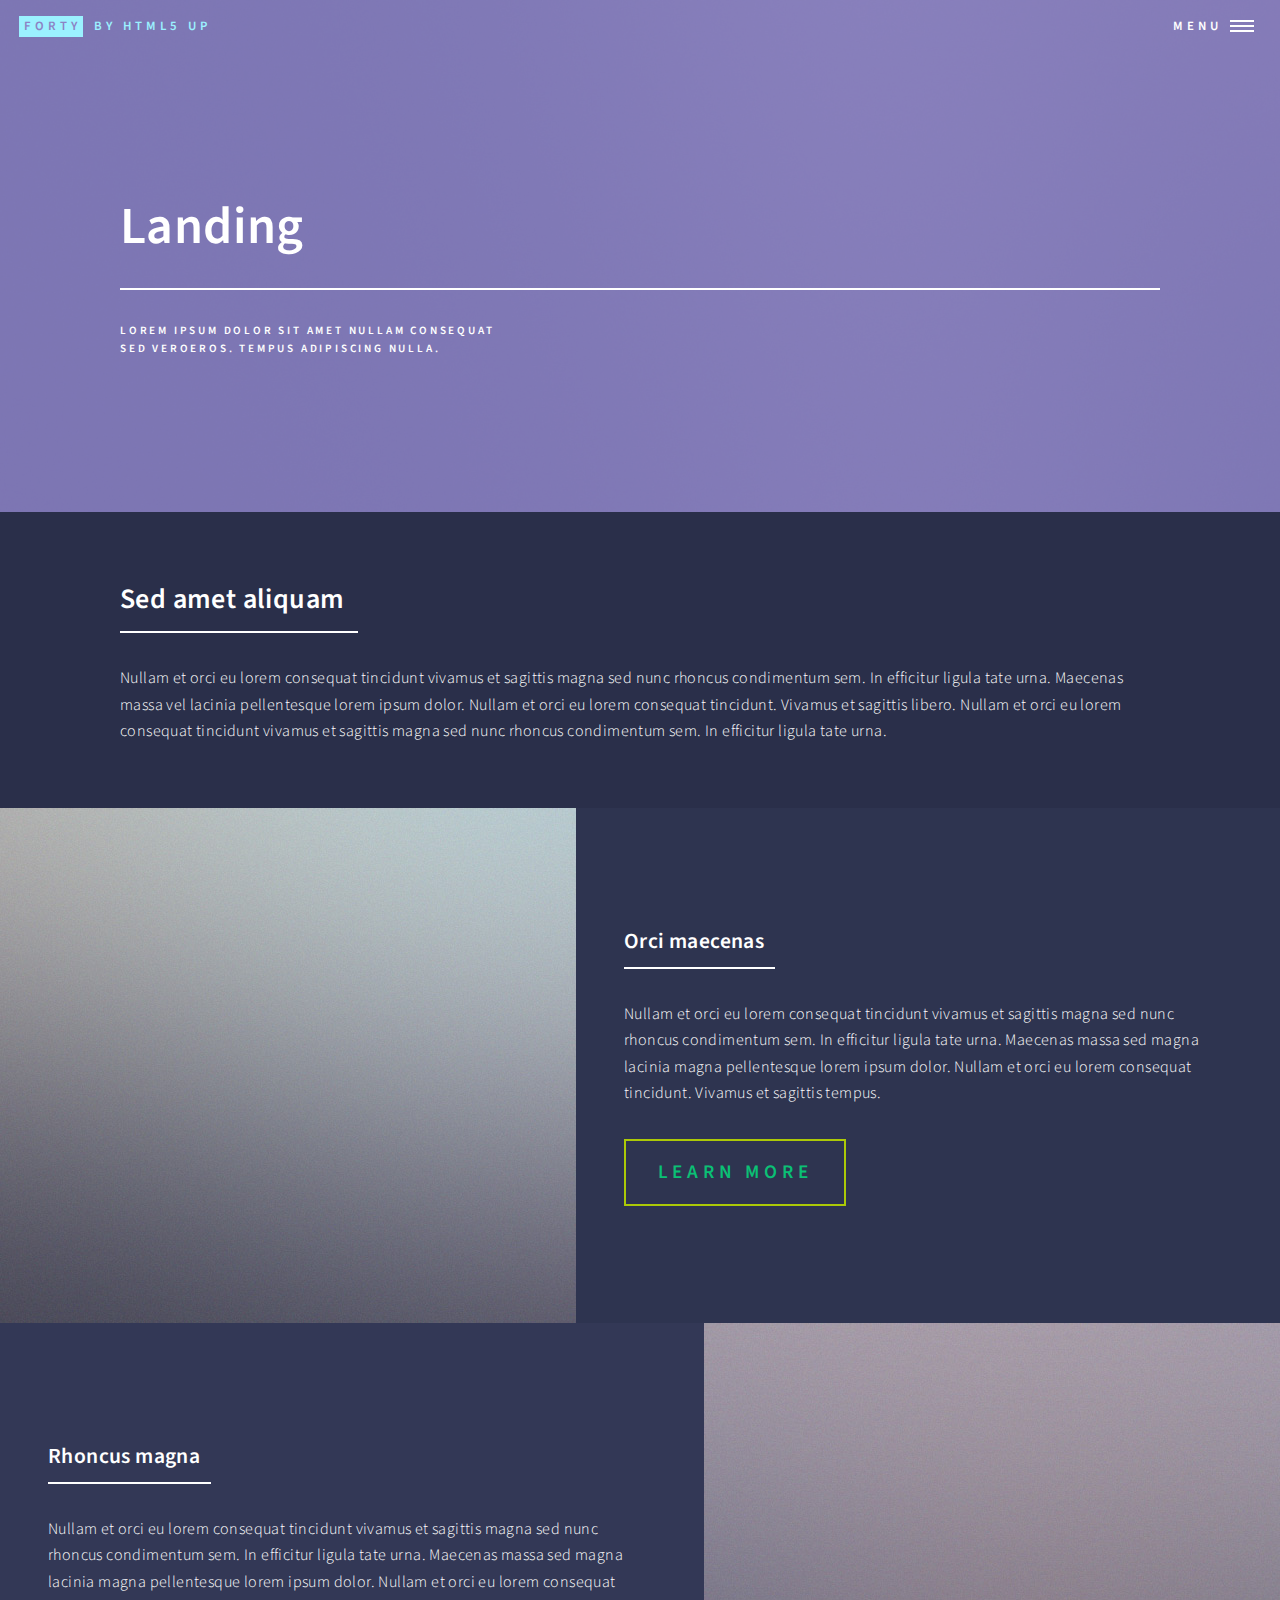
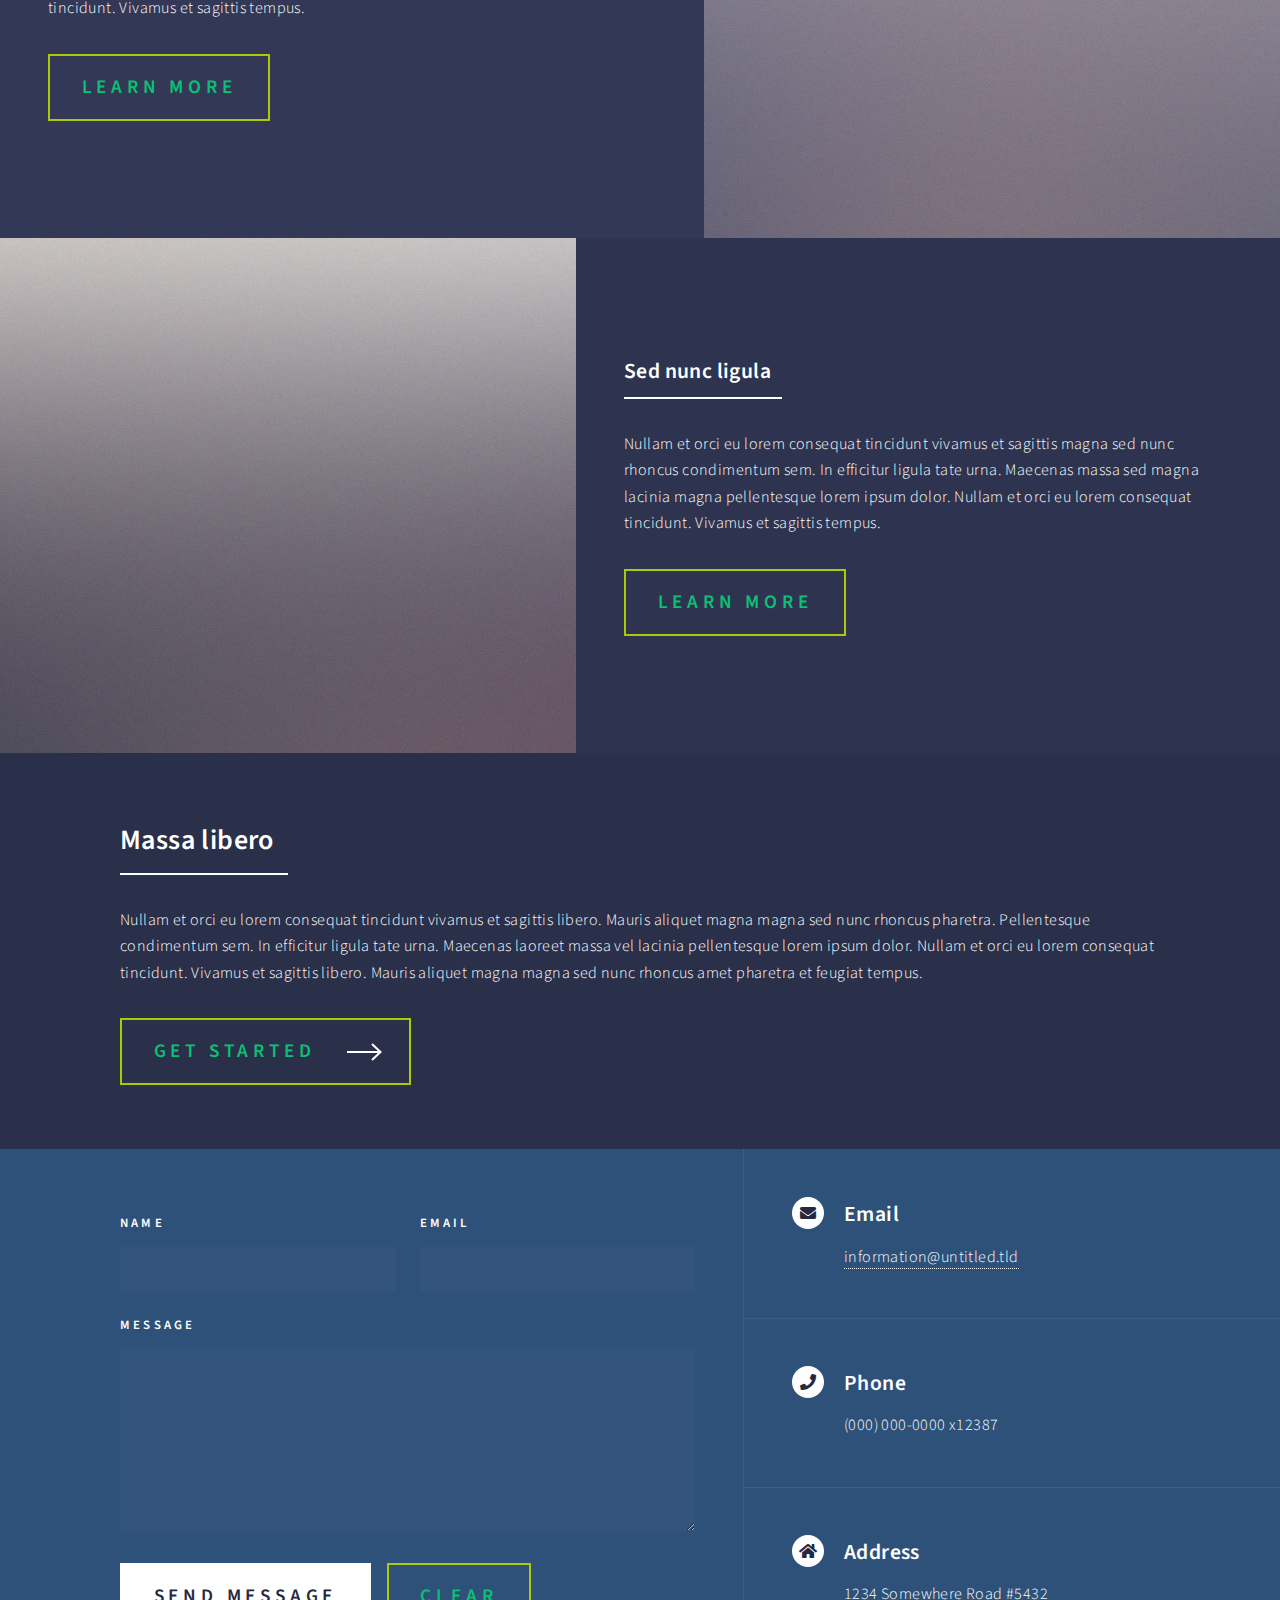
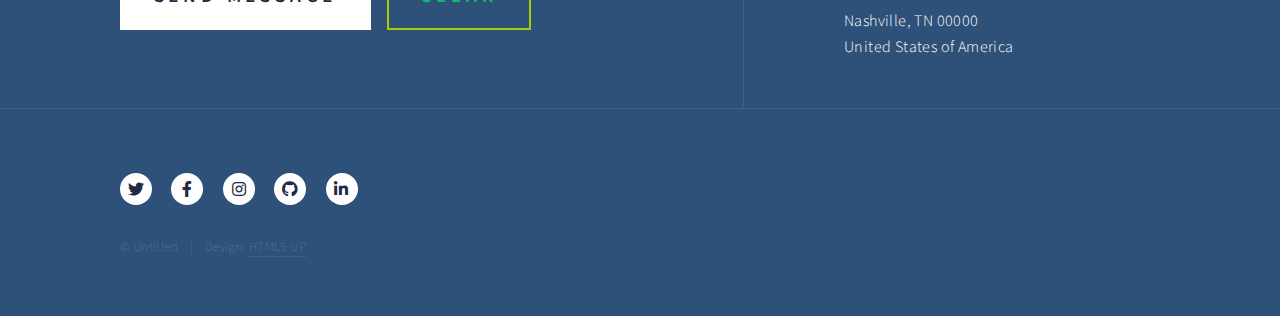
<file: landing copy.html>
<!DOCTYPE HTML>
<!--
	Forty by HTML5 UP
	html5up.net | @ajlkn
	Free for personal and commercial use under the CCA 3.0 license (html5up.net/license)
-->
<html>
	<head>
		<title>Landing - Forty by HTML5 UP</title>
		<meta charset="utf-8" />
		<meta name="viewport" content="width=device-width, initial-scale=1, user-scalable=no" />
		<link rel="stylesheet" href="assets/css/main.css" />
		<noscript><link rel="stylesheet" href="assets/css/noscript.css" /></noscript>
	</head>
	<body class="is-preload">

		<!-- Wrapper -->
			<div id="wrapper">

				<!-- Header -->
				<!-- Note: The "styleN" class below should match that of the banner element. -->
					<header id="header" class="alt style2">
						<a href="index.html" class="logo"><strong>Forty</strong> <span>by HTML5 UP</span></a>
						<nav>
							<a href="#menu">Menu</a>
						</nav>
					</header>

				<!-- Menu -->
					<nav id="menu">
						<ul class="links">
							<li><a href="index.html">Home</a></li>
							<li><a href="landing.html">Landing</a></li>
							<li><a href="generic.html">Generic</a></li>
							<li><a href="elements.html">Elements</a></li>
						</ul>
						<ul class="actions stacked">
							<li><a href="#" class="button primary fit">Get Started</a></li>
							<li><a href="#" class="button fit">Log In</a></li>
						</ul>
					</nav>

				<!-- Banner -->
				<!-- Note: The "styleN" class below should match that of the header element. -->
					<section id="banner" class="style2">
						<div class="inner">
							<span class="image">
								<img src="images/pic07.jpg" alt="" />
							</span>
							<header class="major">
								<h1>Landing</h1>
							</header>
							<div class="content">
								<p>Lorem ipsum dolor sit amet nullam consequat<br />
								sed veroeros. tempus adipiscing nulla.</p>
							</div>
						</div>
					</section>

				<!-- Main -->
					<div id="main">

						<!-- One -->
							<section id="one">
								<div class="inner">
									<header class="major">
										<h2>Sed amet aliquam</h2>
									</header>
									<p>Nullam et orci eu lorem consequat tincidunt vivamus et sagittis magna sed nunc rhoncus condimentum sem. In efficitur ligula tate urna. Maecenas massa vel lacinia pellentesque lorem ipsum dolor. Nullam et orci eu lorem consequat tincidunt. Vivamus et sagittis libero. Nullam et orci eu lorem consequat tincidunt vivamus et sagittis magna sed nunc rhoncus condimentum sem. In efficitur ligula tate urna.</p>
								</div>
							</section>

						<!-- Two -->
							<section id="two" class="spotlights">
								<section>
									<a href="generic.html" class="image">
										<img src="images/pic08.jpg" alt="" data-position="center center" />
									</a>
									<div class="content">
										<div class="inner">
											<header class="major">
												<h3>Orci maecenas</h3>
											</header>
											<p>Nullam et orci eu lorem consequat tincidunt vivamus et sagittis magna sed nunc rhoncus condimentum sem. In efficitur ligula tate urna. Maecenas massa sed magna lacinia magna pellentesque lorem ipsum dolor. Nullam et orci eu lorem consequat tincidunt. Vivamus et sagittis tempus.</p>
											<ul class="actions">
												<li><a href="generic.html" class="button">Learn more</a></li>
											</ul>
										</div>
									</div>
								</section>
								<section>
									<a href="generic.html" class="image">
										<img src="images/pic09.jpg" alt="" data-position="top center" />
									</a>
									<div class="content">
										<div class="inner">
											<header class="major">
												<h3>Rhoncus magna</h3>
											</header>
											<p>Nullam et orci eu lorem consequat tincidunt vivamus et sagittis magna sed nunc rhoncus condimentum sem. In efficitur ligula tate urna. Maecenas massa sed magna lacinia magna pellentesque lorem ipsum dolor. Nullam et orci eu lorem consequat tincidunt. Vivamus et sagittis tempus.</p>
											<ul class="actions">
												<li><a href="generic.html" class="button">Learn more</a></li>
											</ul>
										</div>
									</div>
								</section>
								<section>
									<a href="generic.html" class="image">
										<img src="images/pic10.jpg" alt="" data-position="25% 25%" />
									</a>
									<div class="content">
										<div class="inner">
											<header class="major">
												<h3>Sed nunc ligula</h3>
											</header>
											<p>Nullam et orci eu lorem consequat tincidunt vivamus et sagittis magna sed nunc rhoncus condimentum sem. In efficitur ligula tate urna. Maecenas massa sed magna lacinia magna pellentesque lorem ipsum dolor. Nullam et orci eu lorem consequat tincidunt. Vivamus et sagittis tempus.</p>
											<ul class="actions">
												<li><a href="generic.html" class="button">Learn more</a></li>
											</ul>
										</div>
									</div>
								</section>
							</section>

						<!-- Three -->
							<section id="three">
								<div class="inner">
									<header class="major">
										<h2>Massa libero</h2>
									</header>
									<p>Nullam et orci eu lorem consequat tincidunt vivamus et sagittis libero. Mauris aliquet magna magna sed nunc rhoncus pharetra. Pellentesque condimentum sem. In efficitur ligula tate urna. Maecenas laoreet massa vel lacinia pellentesque lorem ipsum dolor. Nullam et orci eu lorem consequat tincidunt. Vivamus et sagittis libero. Mauris aliquet magna magna sed nunc rhoncus amet pharetra et feugiat tempus.</p>
									<ul class="actions">
										<li><a href="generic.html" class="button next">Get Started</a></li>
									</ul>
								</div>
							</section>

					</div>

				<!-- Contact -->
					<section id="contact">
						<div class="inner">
							<section>
								<form method="post" action="#">
									<div class="fields">
										<div class="field half">
											<label for="name">Name</label>
											<input type="text" name="name" id="name" />
										</div>
										<div class="field half">
											<label for="email">Email</label>
											<input type="text" name="email" id="email" />
										</div>
										<div class="field">
											<label for="message">Message</label>
											<textarea name="message" id="message" rows="6"></textarea>
										</div>
									</div>
									<ul class="actions">
										<li><input type="submit" value="Send Message" class="primary" /></li>
										<li><input type="reset" value="Clear" /></li>
									</ul>
								</form>
							</section>
							<section class="split">
								<section>
									<div class="contact-method">
										<span class="icon solid alt fa-envelope"></span>
										<h3>Email</h3>
										<a href="#">information@untitled.tld</a>
									</div>
								</section>
								<section>
									<div class="contact-method">
										<span class="icon solid alt fa-phone"></span>
										<h3>Phone</h3>
										<span>(000) 000-0000 x12387</span>
									</div>
								</section>
								<section>
									<div class="contact-method">
										<span class="icon solid alt fa-home"></span>
										<h3>Address</h3>
										<span>1234 Somewhere Road #5432<br />
										Nashville, TN 00000<br />
										United States of America</span>
									</div>
								</section>
							</section>
						</div>
					</section>

				<!-- Footer -->
					<footer id="footer">
						<div class="inner">
							<ul class="icons">
								<li><a href="#" class="icon brands alt fa-twitter"><span class="label">Twitter</span></a></li>
								<li><a href="#" class="icon brands alt fa-facebook-f"><span class="label">Facebook</span></a></li>
								<li><a href="#" class="icon brands alt fa-instagram"><span class="label">Instagram</span></a></li>
								<li><a href="#" class="icon brands alt fa-github"><span class="label">GitHub</span></a></li>
								<li><a href="#" class="icon brands alt fa-linkedin-in"><span class="label">LinkedIn</span></a></li>
							</ul>
							<ul class="copyright">
								<li>&copy; Untitled</li><li>Design: <a href="https://html5up.net">HTML5 UP</a></li>
							</ul>
						</div>
					</footer>

			</div>

		<!-- Scripts -->
			<script src="assets/js/jquery.min.js"></script>
			<script src="assets/js/jquery.scrolly.min.js"></script>
			<script src="assets/js/jquery.scrollex.min.js"></script>
			<script src="assets/js/browser.min.js"></script>
			<script src="assets/js/breakpoints.min.js"></script>
			<script src="assets/js/util.js"></script>
			<script src="assets/js/main.js"></script>

	</body>
</html>
</file>
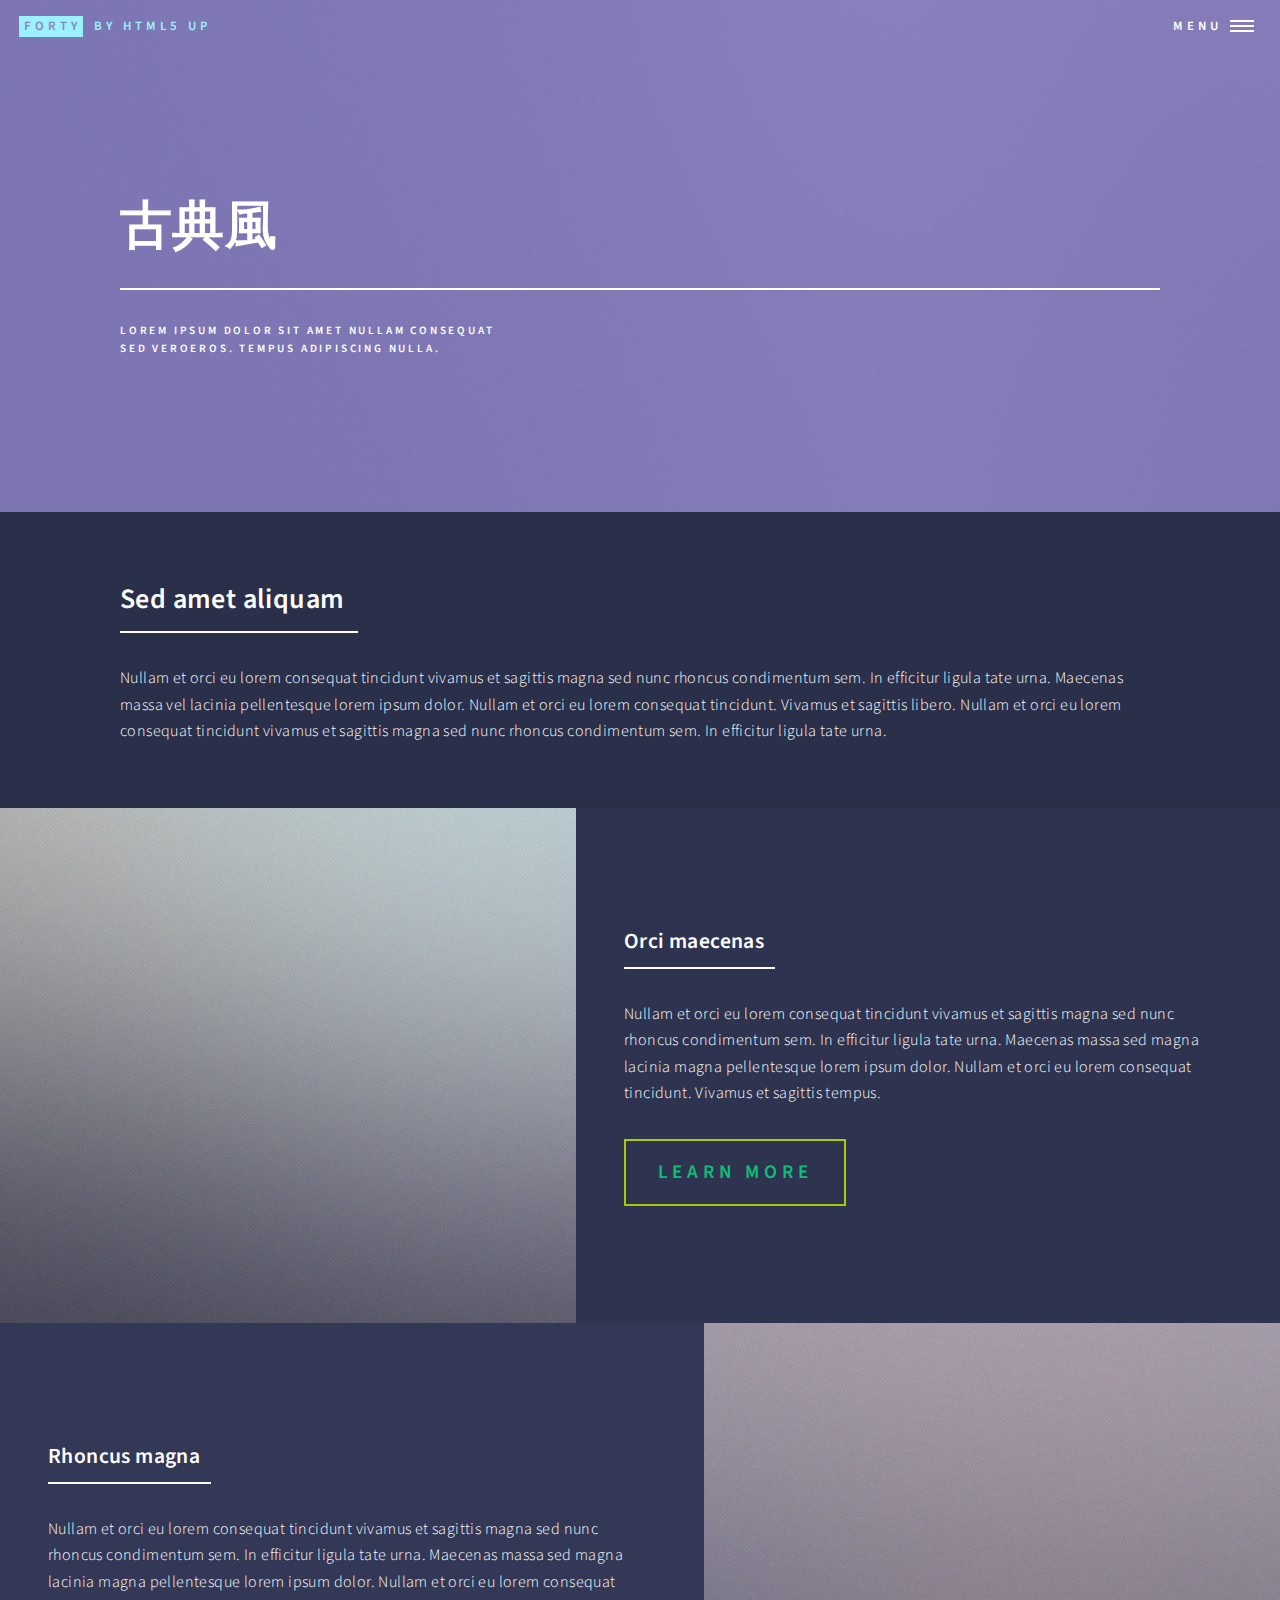
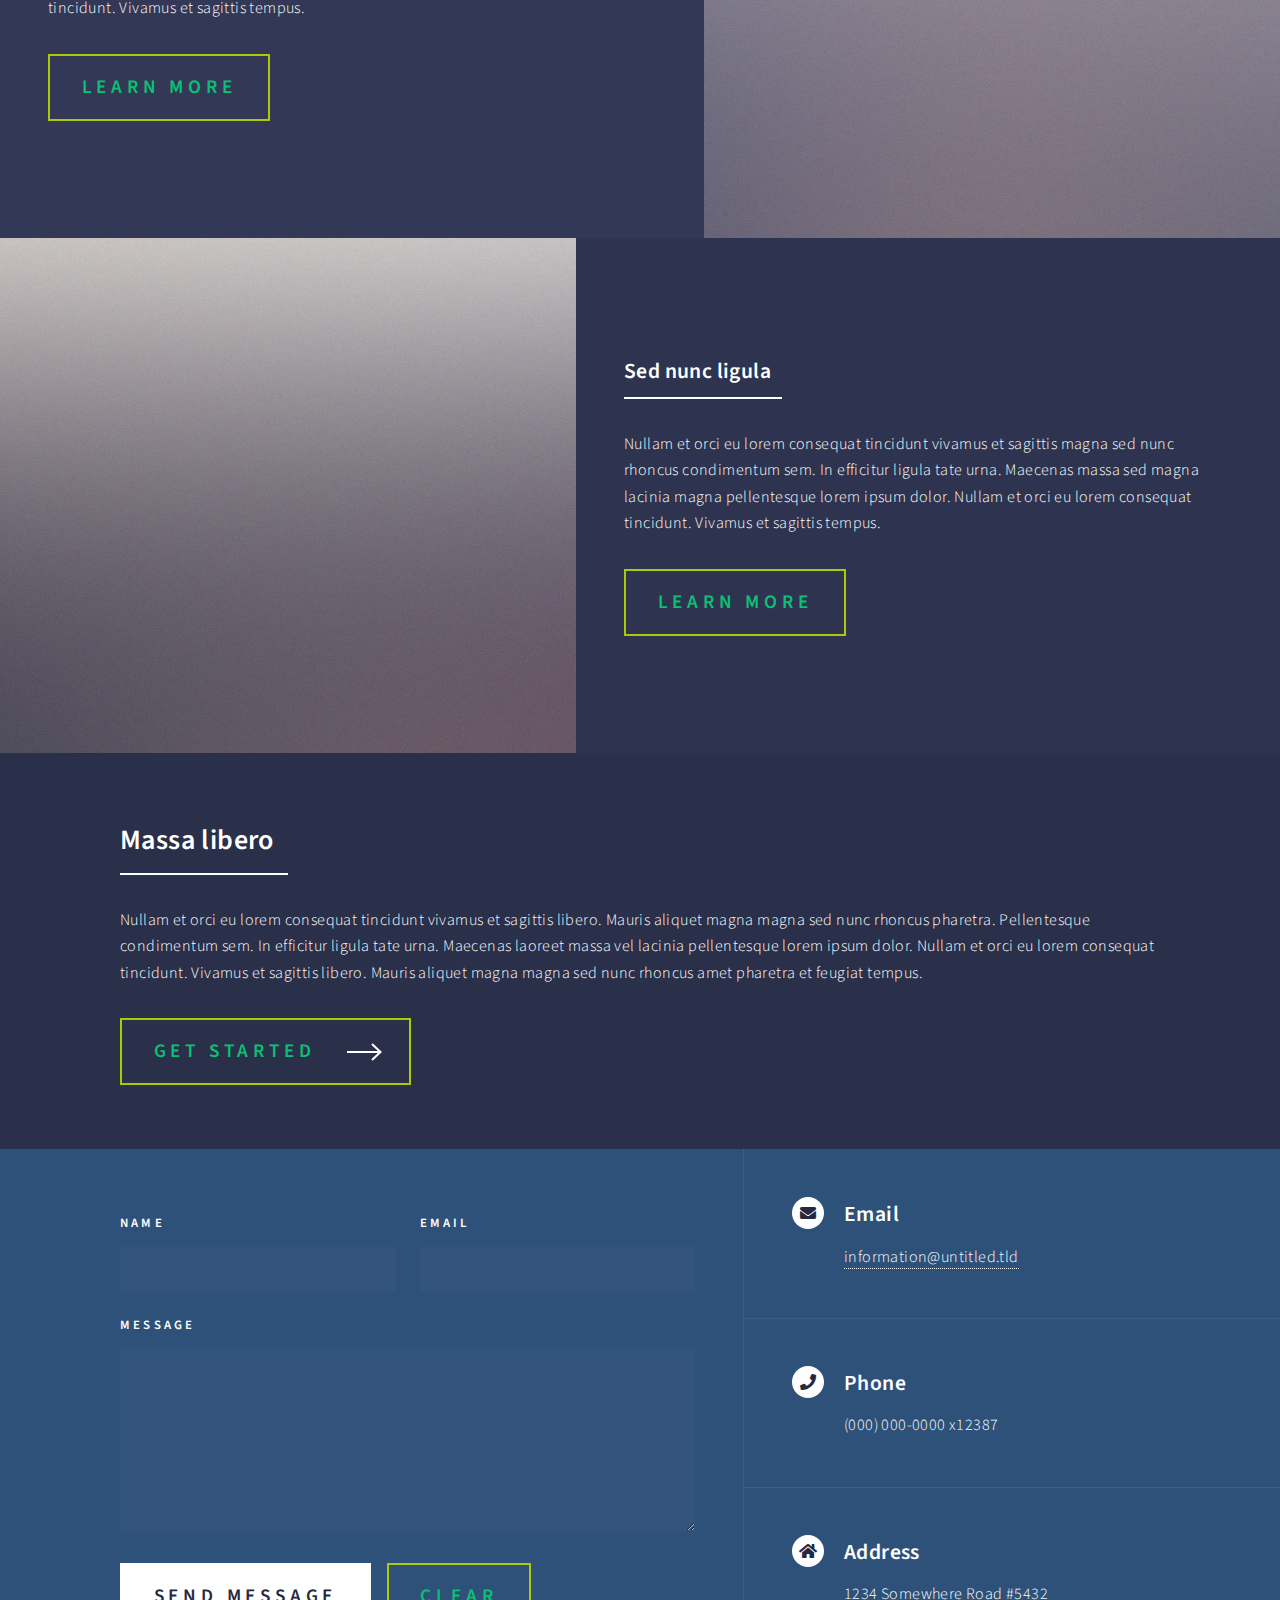
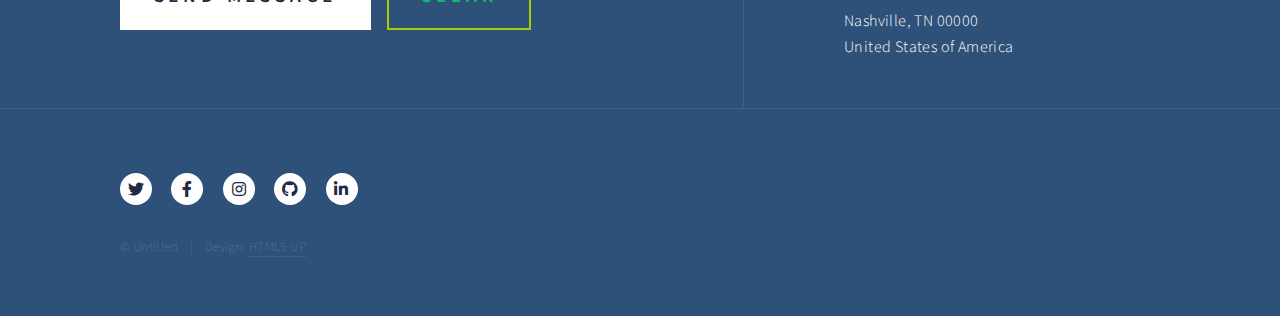
<file: 古典風.html>
<!DOCTYPE HTML>
<!--
	Forty by HTML5 UP
	html5up.net | @ajlkn
	Free for personal and commercial use under the CCA 3.0 license (html5up.net/license)
-->
<html>
	<head>
		<title>Landing - Forty by HTML5 UP</title>
		<meta charset="utf-8" />
		<meta name="viewport" content="width=device-width, initial-scale=1, user-scalable=no" />
		<link rel="stylesheet" href="assets/css/main.css" />
		<noscript><link rel="stylesheet" href="assets/css/noscript.css" /></noscript>
	</head>
	<body class="is-preload">

		<!-- Wrapper -->
			<div id="wrapper">

				<!-- Header -->
				<!-- Note: The "styleN" class below should match that of the banner element. -->
					<header id="header" class="alt style2">
						<a href="index.html" class="logo"><strong>Forty</strong> <span>by HTML5 UP</span></a>
						<nav>
							<a href="#menu">Menu</a>
						</nav>
					</header>

				<!-- Menu -->
					<nav id="menu">
						<ul class="links">
							<li><a href="index.html">Home</a></li>
							<li><a href="landing.html">Landing</a></li>
							<li><a href="generic.html">Generic</a></li>
							<li><a href="elements.html">Elements</a></li>
						</ul>
						<ul class="actions stacked">
							<li><a href="#" class="button primary fit">Get Started</a></li>
							<li><a href="#" class="button fit">Log In</a></li>
						</ul>
					</nav>

				<!-- Banner -->
				<!-- Note: The "styleN" class below should match that of the header element. -->
					<section id="banner" class="style2">
						<div class="inner">
							<span class="image">
								<img src="images/pic07.jpg" alt="" />
							</span>
							<header class="major">
								<h1>古典風</h1>
							</header>
							<div class="content">
								<p>Lorem ipsum dolor sit amet nullam consequat<br />
								sed veroeros. tempus adipiscing nulla.</p>
							</div>
						</div>
					</section>

				<!-- Main -->
					<div id="main">

						<!-- One -->
							<section id="one">
								<div class="inner">
									<header class="major">
										<h2>Sed amet aliquam</h2>
									</header>
									<p>Nullam et orci eu lorem consequat tincidunt vivamus et sagittis magna sed nunc rhoncus condimentum sem. In efficitur ligula tate urna. Maecenas massa vel lacinia pellentesque lorem ipsum dolor. Nullam et orci eu lorem consequat tincidunt. Vivamus et sagittis libero. Nullam et orci eu lorem consequat tincidunt vivamus et sagittis magna sed nunc rhoncus condimentum sem. In efficitur ligula tate urna.</p>
								</div>
							</section>

						<!-- Two -->
							<section id="two" class="spotlights">
								<section>
									<a href="generic.html" class="image">
										<img src="images/pic08.jpg" alt="" data-position="center center" />
									</a>
									<div class="content">
										<div class="inner">
											<header class="major">
												<h3>Orci maecenas</h3>
											</header>
											<p>Nullam et orci eu lorem consequat tincidunt vivamus et sagittis magna sed nunc rhoncus condimentum sem. In efficitur ligula tate urna. Maecenas massa sed magna lacinia magna pellentesque lorem ipsum dolor. Nullam et orci eu lorem consequat tincidunt. Vivamus et sagittis tempus.</p>
											<ul class="actions">
												<li><a href="generic.html" class="button">Learn more</a></li>
											</ul>
										</div>
									</div>
								</section>
								<section>
									<a href="generic.html" class="image">
										<img src="images/pic09.jpg" alt="" data-position="top center" />
									</a>
									<div class="content">
										<div class="inner">
											<header class="major">
												<h3>Rhoncus magna</h3>
											</header>
											<p>Nullam et orci eu lorem consequat tincidunt vivamus et sagittis magna sed nunc rhoncus condimentum sem. In efficitur ligula tate urna. Maecenas massa sed magna lacinia magna pellentesque lorem ipsum dolor. Nullam et orci eu lorem consequat tincidunt. Vivamus et sagittis tempus.</p>
											<ul class="actions">
												<li><a href="generic.html" class="button">Learn more</a></li>
											</ul>
										</div>
									</div>
								</section>
								<section>
									<a href="generic.html" class="image">
										<img src="images/pic10.jpg" alt="" data-position="25% 25%" />
									</a>
									<div class="content">
										<div class="inner">
											<header class="major">
												<h3>Sed nunc ligula</h3>
											</header>
											<p>Nullam et orci eu lorem consequat tincidunt vivamus et sagittis magna sed nunc rhoncus condimentum sem. In efficitur ligula tate urna. Maecenas massa sed magna lacinia magna pellentesque lorem ipsum dolor. Nullam et orci eu lorem consequat tincidunt. Vivamus et sagittis tempus.</p>
											<ul class="actions">
												<li><a href="generic.html" class="button">Learn more</a></li>
											</ul>
										</div>
									</div>
								</section>
							</section>

						<!-- Three -->
							<section id="three">
								<div class="inner">
									<header class="major">
										<h2>Massa libero</h2>
									</header>
									<p>Nullam et orci eu lorem consequat tincidunt vivamus et sagittis libero. Mauris aliquet magna magna sed nunc rhoncus pharetra. Pellentesque condimentum sem. In efficitur ligula tate urna. Maecenas laoreet massa vel lacinia pellentesque lorem ipsum dolor. Nullam et orci eu lorem consequat tincidunt. Vivamus et sagittis libero. Mauris aliquet magna magna sed nunc rhoncus amet pharetra et feugiat tempus.</p>
									<ul class="actions">
										<li><a href="generic.html" class="button next">Get Started</a></li>
									</ul>
								</div>
							</section>

					</div>

				<!-- Contact -->
					<section id="contact">
						<div class="inner">
							<section>
								<form method="post" action="#">
									<div class="fields">
										<div class="field half">
											<label for="name">Name</label>
											<input type="text" name="name" id="name" />
										</div>
										<div class="field half">
											<label for="email">Email</label>
											<input type="text" name="email" id="email" />
										</div>
										<div class="field">
											<label for="message">Message</label>
											<textarea name="message" id="message" rows="6"></textarea>
										</div>
									</div>
									<ul class="actions">
										<li><input type="submit" value="Send Message" class="primary" /></li>
										<li><input type="reset" value="Clear" /></li>
									</ul>
								</form>
							</section>
							<section class="split">
								<section>
									<div class="contact-method">
										<span class="icon solid alt fa-envelope"></span>
										<h3>Email</h3>
										<a href="#">information@untitled.tld</a>
									</div>
								</section>
								<section>
									<div class="contact-method">
										<span class="icon solid alt fa-phone"></span>
										<h3>Phone</h3>
										<span>(000) 000-0000 x12387</span>
									</div>
								</section>
								<section>
									<div class="contact-method">
										<span class="icon solid alt fa-home"></span>
										<h3>Address</h3>
										<span>1234 Somewhere Road #5432<br />
										Nashville, TN 00000<br />
										United States of America</span>
									</div>
								</section>
							</section>
						</div>
					</section>

				<!-- Footer -->
					<footer id="footer">
						<div class="inner">
							<ul class="icons">
								<li><a href="#" class="icon brands alt fa-twitter"><span class="label">Twitter</span></a></li>
								<li><a href="#" class="icon brands alt fa-facebook-f"><span class="label">Facebook</span></a></li>
								<li><a href="#" class="icon brands alt fa-instagram"><span class="label">Instagram</span></a></li>
								<li><a href="#" class="icon brands alt fa-github"><span class="label">GitHub</span></a></li>
								<li><a href="#" class="icon brands alt fa-linkedin-in"><span class="label">LinkedIn</span></a></li>
							</ul>
							<ul class="copyright">
								<li>&copy; Untitled</li><li>Design: <a href="https://html5up.net">HTML5 UP</a></li>
							</ul>
						</div>
					</footer>

			</div>

		<!-- Scripts -->
			<script src="assets/js/jquery.min.js"></script>
			<script src="assets/js/jquery.scrolly.min.js"></script>
			<script src="assets/js/jquery.scrollex.min.js"></script>
			<script src="assets/js/browser.min.js"></script>
			<script src="assets/js/breakpoints.min.js"></script>
			<script src="assets/js/util.js"></script>
			<script src="assets/js/main.js"></script>

	</body>
</html>
</file>
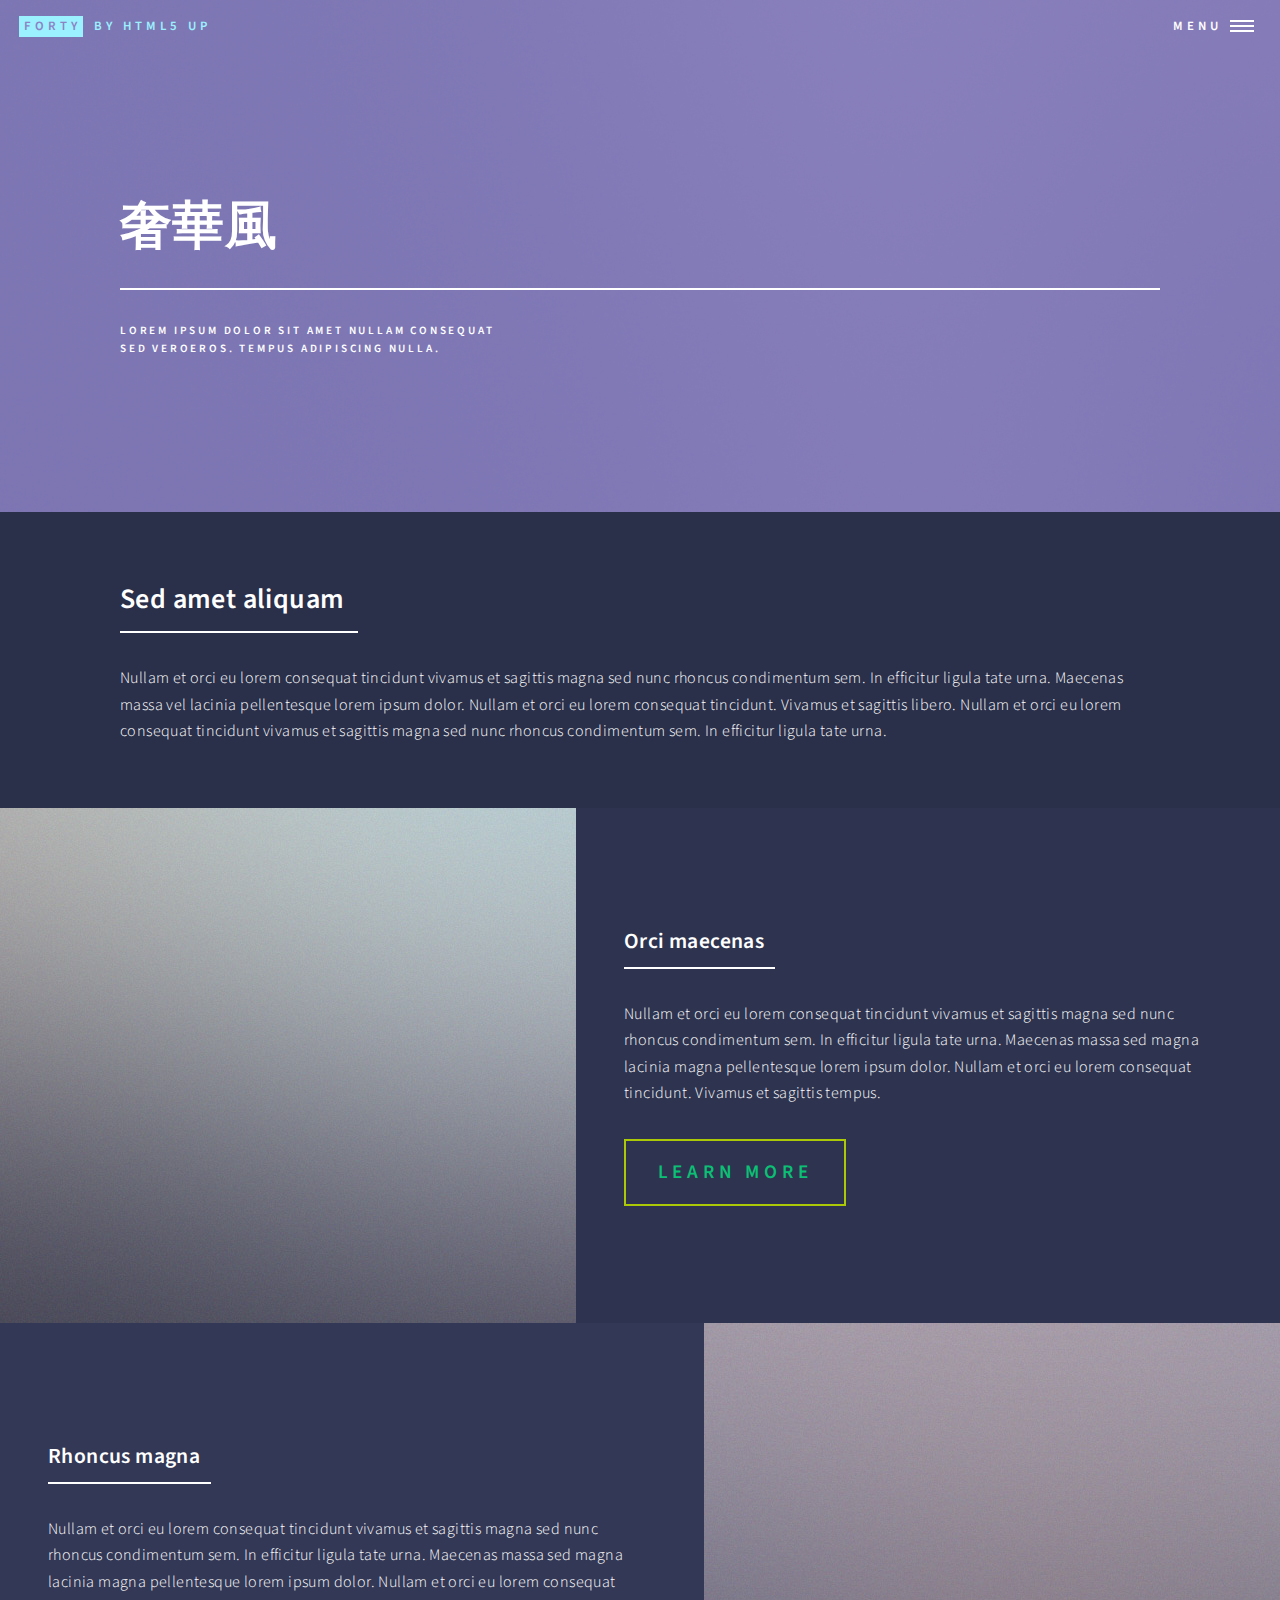
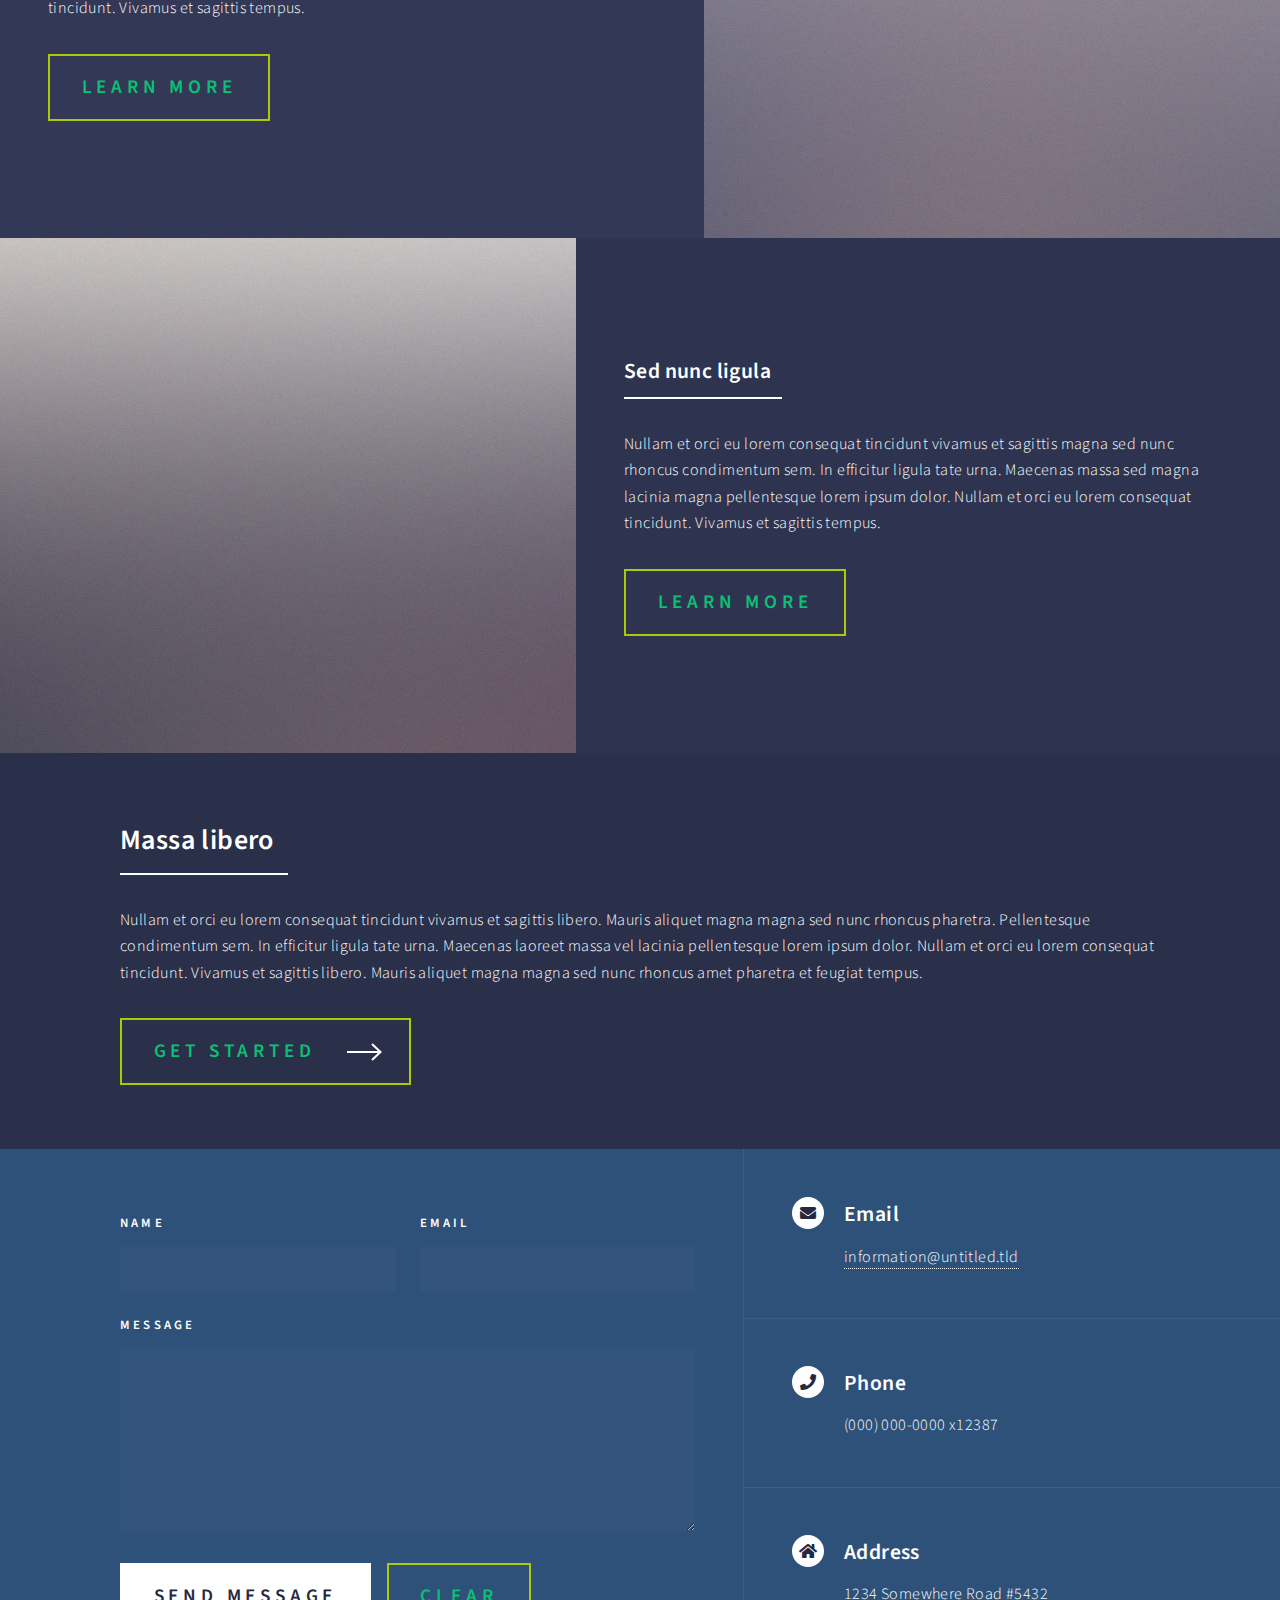
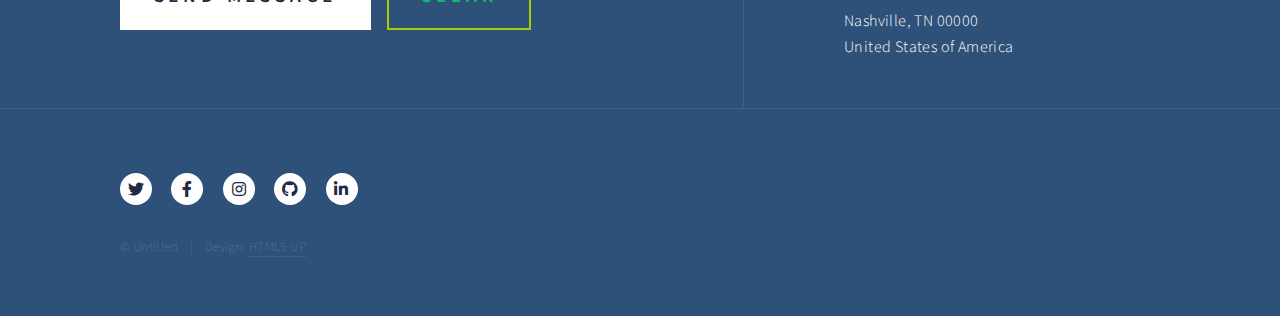
<file: 奢華風.html>
<!DOCTYPE HTML>
<!--
	Forty by HTML5 UP
	html5up.net | @ajlkn
	Free for personal and commercial use under the CCA 3.0 license (html5up.net/license)
-->
<html>
	<head>
		<title>Landing - Forty by HTML5 UP</title>
		<meta charset="utf-8" />
		<meta name="viewport" content="width=device-width, initial-scale=1, user-scalable=no" />
		<link rel="stylesheet" href="assets/css/main.css" />
		<noscript><link rel="stylesheet" href="assets/css/noscript.css" /></noscript>
	</head>
	<body class="is-preload">

		<!-- Wrapper -->
			<div id="wrapper">

				<!-- Header -->
				<!-- Note: The "styleN" class below should match that of the banner element. -->
					<header id="header" class="alt style2">
						<a href="index.html" class="logo"><strong>Forty</strong> <span>by HTML5 UP</span></a>
						<nav>
							<a href="#menu">Menu</a>
						</nav>
					</header>

				<!-- Menu -->
					<nav id="menu">
						<ul class="links">
							<li><a href="index.html">Home</a></li>
							<li><a href="landing.html">Landing</a></li>
							<li><a href="generic.html">Generic</a></li>
							<li><a href="elements.html">Elements</a></li>
						</ul>
						<ul class="actions stacked">
							<li><a href="#" class="button primary fit">Get Started</a></li>
							<li><a href="#" class="button fit">Log In</a></li>
						</ul>
					</nav>

				<!-- Banner -->
				<!-- Note: The "styleN" class below should match that of the header element. -->
					<section id="banner" class="style2">
						<div class="inner">
							<span class="image">
								<img src="images/pic07.jpg" alt="" />
							</span>
							<header class="major">
								<h1>奢華風</h1>
							</header>
							<div class="content">
								<p>Lorem ipsum dolor sit amet nullam consequat<br />
								sed veroeros. tempus adipiscing nulla.</p>
							</div>
						</div>
					</section>

				<!-- Main -->
					<div id="main">

						<!-- One -->
							<section id="one">
								<div class="inner">
									<header class="major">
										<h2>Sed amet aliquam</h2>
									</header>
									<p>Nullam et orci eu lorem consequat tincidunt vivamus et sagittis magna sed nunc rhoncus condimentum sem. In efficitur ligula tate urna. Maecenas massa vel lacinia pellentesque lorem ipsum dolor. Nullam et orci eu lorem consequat tincidunt. Vivamus et sagittis libero. Nullam et orci eu lorem consequat tincidunt vivamus et sagittis magna sed nunc rhoncus condimentum sem. In efficitur ligula tate urna.</p>
								</div>
							</section>

						<!-- Two -->
							<section id="two" class="spotlights">
								<section>
									<a href="generic.html" class="image">
										<img src="images/pic08.jpg" alt="" data-position="center center" />
									</a>
									<div class="content">
										<div class="inner">
											<header class="major">
												<h3>Orci maecenas</h3>
											</header>
											<p>Nullam et orci eu lorem consequat tincidunt vivamus et sagittis magna sed nunc rhoncus condimentum sem. In efficitur ligula tate urna. Maecenas massa sed magna lacinia magna pellentesque lorem ipsum dolor. Nullam et orci eu lorem consequat tincidunt. Vivamus et sagittis tempus.</p>
											<ul class="actions">
												<li><a href="generic.html" class="button">Learn more</a></li>
											</ul>
										</div>
									</div>
								</section>
								<section>
									<a href="generic.html" class="image">
										<img src="images/pic09.jpg" alt="" data-position="top center" />
									</a>
									<div class="content">
										<div class="inner">
											<header class="major">
												<h3>Rhoncus magna</h3>
											</header>
											<p>Nullam et orci eu lorem consequat tincidunt vivamus et sagittis magna sed nunc rhoncus condimentum sem. In efficitur ligula tate urna. Maecenas massa sed magna lacinia magna pellentesque lorem ipsum dolor. Nullam et orci eu lorem consequat tincidunt. Vivamus et sagittis tempus.</p>
											<ul class="actions">
												<li><a href="generic.html" class="button">Learn more</a></li>
											</ul>
										</div>
									</div>
								</section>
								<section>
									<a href="generic.html" class="image">
										<img src="images/pic10.jpg" alt="" data-position="25% 25%" />
									</a>
									<div class="content">
										<div class="inner">
											<header class="major">
												<h3>Sed nunc ligula</h3>
											</header>
											<p>Nullam et orci eu lorem consequat tincidunt vivamus et sagittis magna sed nunc rhoncus condimentum sem. In efficitur ligula tate urna. Maecenas massa sed magna lacinia magna pellentesque lorem ipsum dolor. Nullam et orci eu lorem consequat tincidunt. Vivamus et sagittis tempus.</p>
											<ul class="actions">
												<li><a href="generic.html" class="button">Learn more</a></li>
											</ul>
										</div>
									</div>
								</section>
							</section>

						<!-- Three -->
							<section id="three">
								<div class="inner">
									<header class="major">
										<h2>Massa libero</h2>
									</header>
									<p>Nullam et orci eu lorem consequat tincidunt vivamus et sagittis libero. Mauris aliquet magna magna sed nunc rhoncus pharetra. Pellentesque condimentum sem. In efficitur ligula tate urna. Maecenas laoreet massa vel lacinia pellentesque lorem ipsum dolor. Nullam et orci eu lorem consequat tincidunt. Vivamus et sagittis libero. Mauris aliquet magna magna sed nunc rhoncus amet pharetra et feugiat tempus.</p>
									<ul class="actions">
										<li><a href="generic.html" class="button next">Get Started</a></li>
									</ul>
								</div>
							</section>

					</div>

				<!-- Contact -->
					<section id="contact">
						<div class="inner">
							<section>
								<form method="post" action="#">
									<div class="fields">
										<div class="field half">
											<label for="name">Name</label>
											<input type="text" name="name" id="name" />
										</div>
										<div class="field half">
											<label for="email">Email</label>
											<input type="text" name="email" id="email" />
										</div>
										<div class="field">
											<label for="message">Message</label>
											<textarea name="message" id="message" rows="6"></textarea>
										</div>
									</div>
									<ul class="actions">
										<li><input type="submit" value="Send Message" class="primary" /></li>
										<li><input type="reset" value="Clear" /></li>
									</ul>
								</form>
							</section>
							<section class="split">
								<section>
									<div class="contact-method">
										<span class="icon solid alt fa-envelope"></span>
										<h3>Email</h3>
										<a href="#">information@untitled.tld</a>
									</div>
								</section>
								<section>
									<div class="contact-method">
										<span class="icon solid alt fa-phone"></span>
										<h3>Phone</h3>
										<span>(000) 000-0000 x12387</span>
									</div>
								</section>
								<section>
									<div class="contact-method">
										<span class="icon solid alt fa-home"></span>
										<h3>Address</h3>
										<span>1234 Somewhere Road #5432<br />
										Nashville, TN 00000<br />
										United States of America</span>
									</div>
								</section>
							</section>
						</div>
					</section>

				<!-- Footer -->
					<footer id="footer">
						<div class="inner">
							<ul class="icons">
								<li><a href="#" class="icon brands alt fa-twitter"><span class="label">Twitter</span></a></li>
								<li><a href="#" class="icon brands alt fa-facebook-f"><span class="label">Facebook</span></a></li>
								<li><a href="#" class="icon brands alt fa-instagram"><span class="label">Instagram</span></a></li>
								<li><a href="#" class="icon brands alt fa-github"><span class="label">GitHub</span></a></li>
								<li><a href="#" class="icon brands alt fa-linkedin-in"><span class="label">LinkedIn</span></a></li>
							</ul>
							<ul class="copyright">
								<li>&copy; Untitled</li><li>Design: <a href="https://html5up.net">HTML5 UP</a></li>
							</ul>
						</div>
					</footer>

			</div>

		<!-- Scripts -->
			<script src="assets/js/jquery.min.js"></script>
			<script src="assets/js/jquery.scrolly.min.js"></script>
			<script src="assets/js/jquery.scrollex.min.js"></script>
			<script src="assets/js/browser.min.js"></script>
			<script src="assets/js/breakpoints.min.js"></script>
			<script src="assets/js/util.js"></script>
			<script src="assets/js/main.js"></script>

	</body>
</html>
</file>
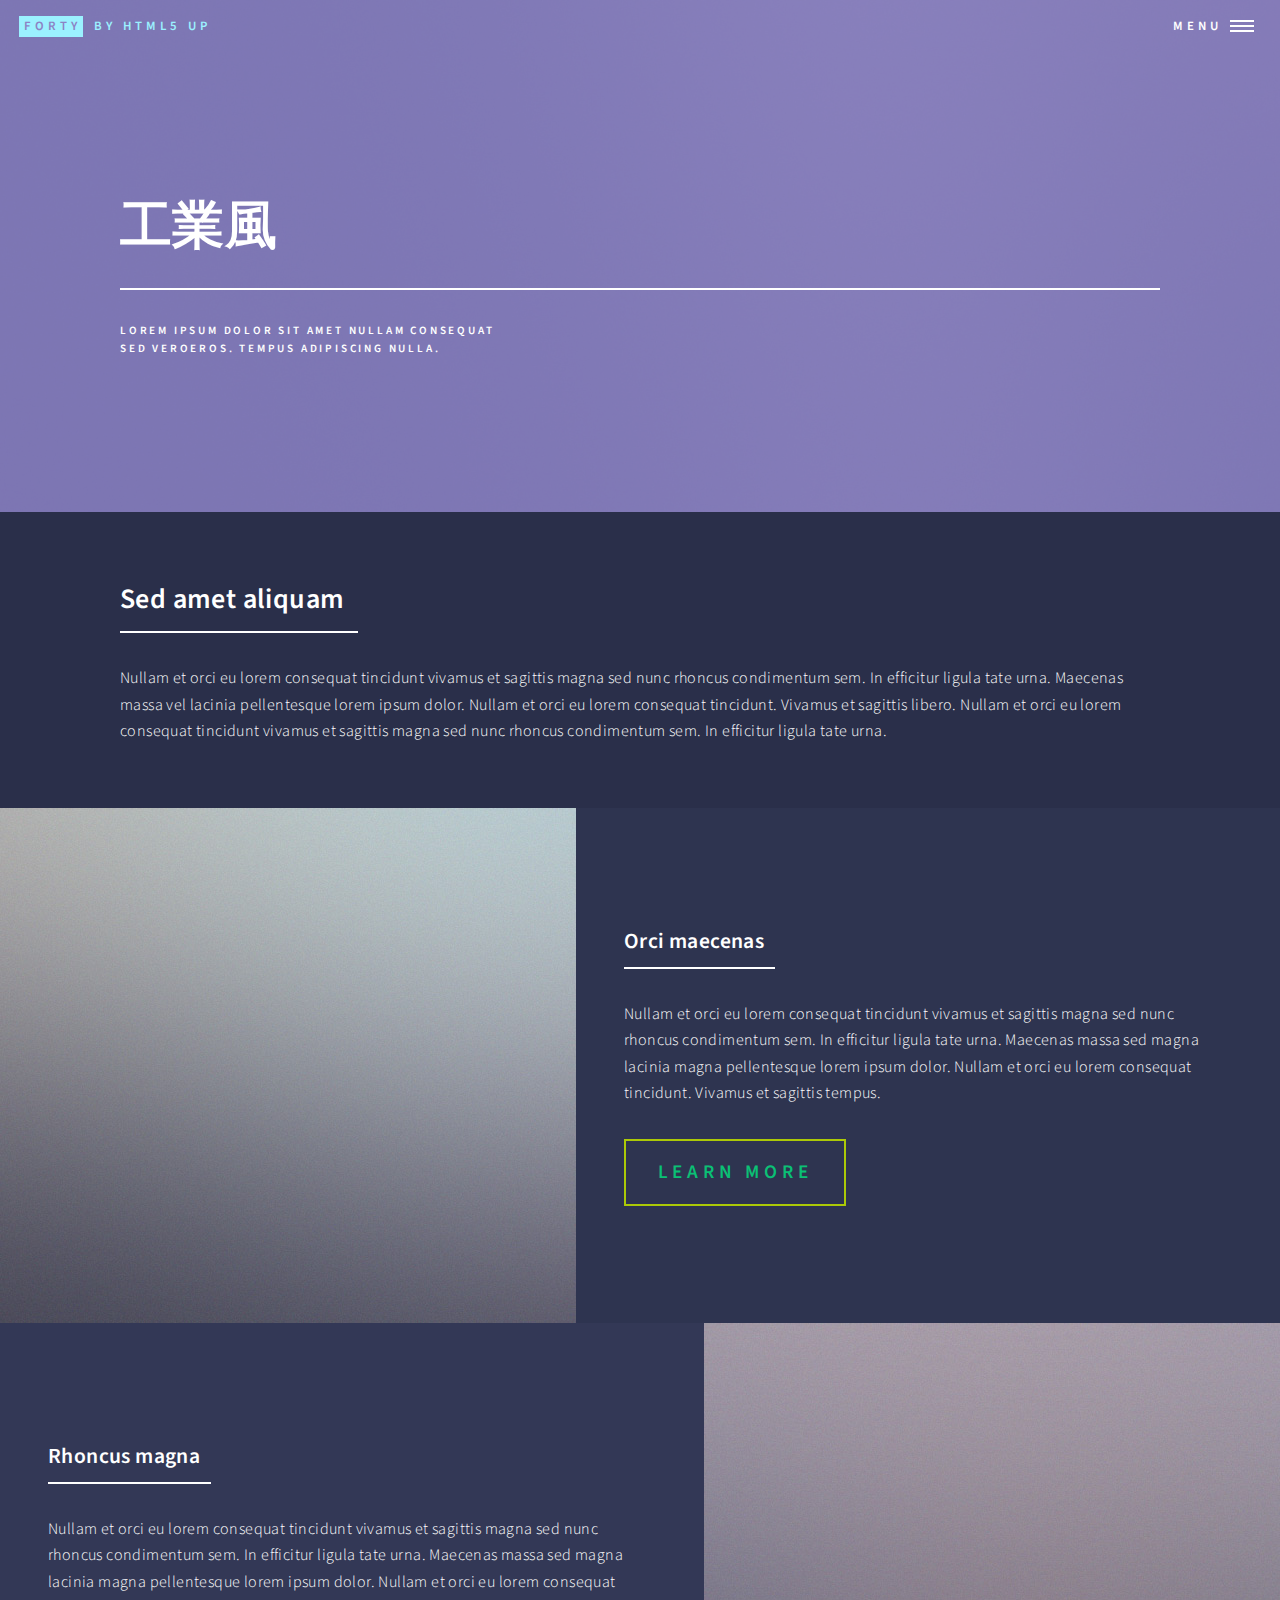
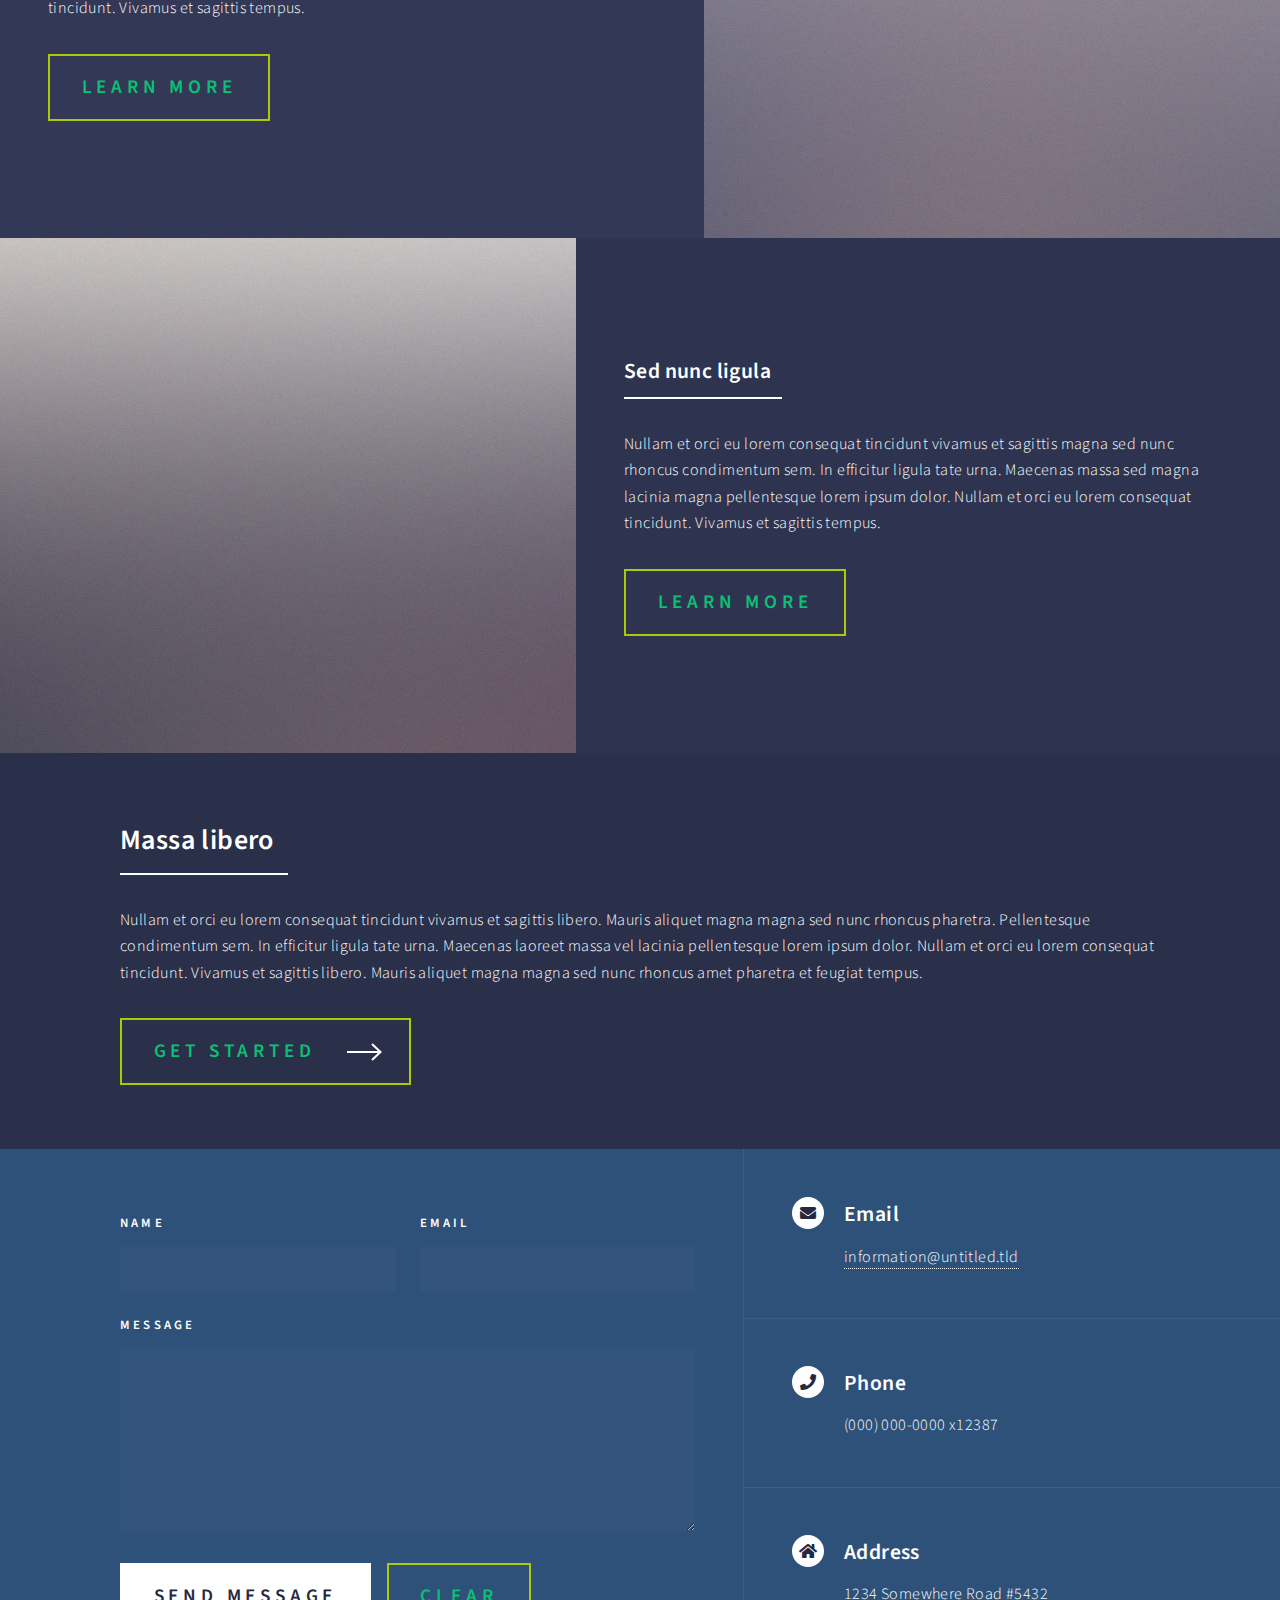
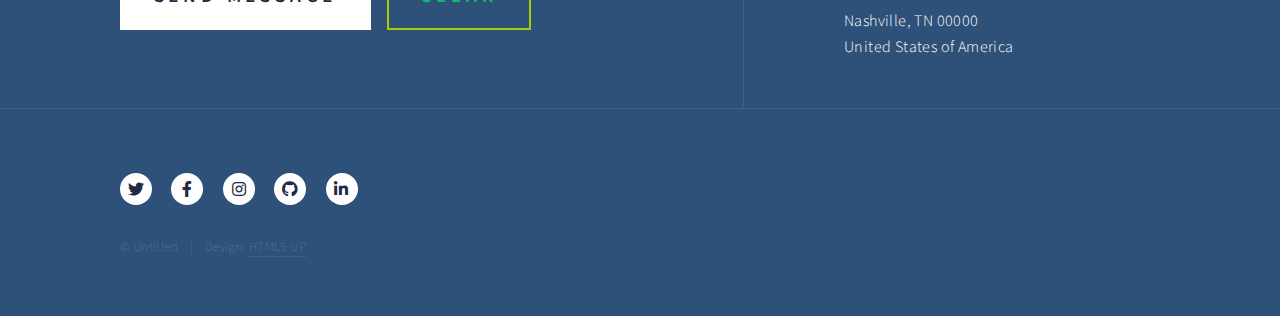
<file: 工業風.html>
<!DOCTYPE HTML>
<!--
	Forty by HTML5 UP
	html5up.net | @ajlkn
	Free for personal and commercial use under the CCA 3.0 license (html5up.net/license)
-->
<html>
	<head>
		<title>Landing - Forty by HTML5 UP</title>
		<meta charset="utf-8" />
		<meta name="viewport" content="width=device-width, initial-scale=1, user-scalable=no" />
		<link rel="stylesheet" href="assets/css/main.css" />
		<noscript><link rel="stylesheet" href="assets/css/noscript.css" /></noscript>
	</head>
	<body class="is-preload">

		<!-- Wrapper -->
			<div id="wrapper">

				<!-- Header -->
				<!-- Note: The "styleN" class below should match that of the banner element. -->
					<header id="header" class="alt style2">
						<a href="index.html" class="logo"><strong>Forty</strong> <span>by HTML5 UP</span></a>
						<nav>
							<a href="#menu">Menu</a>
						</nav>
					</header>

				<!-- Menu -->
					<nav id="menu">
						<ul class="links">
							<li><a href="index.html">Home</a></li>
							<li><a href="landing.html">Landing</a></li>
							<li><a href="generic.html">Generic</a></li>
							<li><a href="elements.html">Elements</a></li>
						</ul>
						<ul class="actions stacked">
							<li><a href="#" class="button primary fit">Get Started</a></li>
							<li><a href="#" class="button fit">Log In</a></li>
						</ul>
					</nav>

				<!-- Banner -->
				<!-- Note: The "styleN" class below should match that of the header element. -->
					<section id="banner" class="style2">
						<div class="inner">
							<span class="image">
								<img src="images/pic07.jpg" alt="" />
							</span>
							<header class="major">
								<h1>工業風</h1>
							</header>
							<div class="content">
								<p>Lorem ipsum dolor sit amet nullam consequat<br />
								sed veroeros. tempus adipiscing nulla.</p>
							</div>
						</div>
					</section>

				<!-- Main -->
					<div id="main">

						<!-- One -->
							<section id="one">
								<div class="inner">
									<header class="major">
										<h2>Sed amet aliquam</h2>
									</header>
									<p>Nullam et orci eu lorem consequat tincidunt vivamus et sagittis magna sed nunc rhoncus condimentum sem. In efficitur ligula tate urna. Maecenas massa vel lacinia pellentesque lorem ipsum dolor. Nullam et orci eu lorem consequat tincidunt. Vivamus et sagittis libero. Nullam et orci eu lorem consequat tincidunt vivamus et sagittis magna sed nunc rhoncus condimentum sem. In efficitur ligula tate urna.</p>
								</div>
							</section>

						<!-- Two -->
							<section id="two" class="spotlights">
								<section>
									<a href="generic.html" class="image">
										<img src="images/pic08.jpg" alt="" data-position="center center" />
									</a>
									<div class="content">
										<div class="inner">
											<header class="major">
												<h3>Orci maecenas</h3>
											</header>
											<p>Nullam et orci eu lorem consequat tincidunt vivamus et sagittis magna sed nunc rhoncus condimentum sem. In efficitur ligula tate urna. Maecenas massa sed magna lacinia magna pellentesque lorem ipsum dolor. Nullam et orci eu lorem consequat tincidunt. Vivamus et sagittis tempus.</p>
											<ul class="actions">
												<li><a href="generic.html" class="button">Learn more</a></li>
											</ul>
										</div>
									</div>
								</section>
								<section>
									<a href="generic.html" class="image">
										<img src="images/pic09.jpg" alt="" data-position="top center" />
									</a>
									<div class="content">
										<div class="inner">
											<header class="major">
												<h3>Rhoncus magna</h3>
											</header>
											<p>Nullam et orci eu lorem consequat tincidunt vivamus et sagittis magna sed nunc rhoncus condimentum sem. In efficitur ligula tate urna. Maecenas massa sed magna lacinia magna pellentesque lorem ipsum dolor. Nullam et orci eu lorem consequat tincidunt. Vivamus et sagittis tempus.</p>
											<ul class="actions">
												<li><a href="generic.html" class="button">Learn more</a></li>
											</ul>
										</div>
									</div>
								</section>
								<section>
									<a href="generic.html" class="image">
										<img src="images/pic10.jpg" alt="" data-position="25% 25%" />
									</a>
									<div class="content">
										<div class="inner">
											<header class="major">
												<h3>Sed nunc ligula</h3>
											</header>
											<p>Nullam et orci eu lorem consequat tincidunt vivamus et sagittis magna sed nunc rhoncus condimentum sem. In efficitur ligula tate urna. Maecenas massa sed magna lacinia magna pellentesque lorem ipsum dolor. Nullam et orci eu lorem consequat tincidunt. Vivamus et sagittis tempus.</p>
											<ul class="actions">
												<li><a href="generic.html" class="button">Learn more</a></li>
											</ul>
										</div>
									</div>
								</section>
							</section>

						<!-- Three -->
							<section id="three">
								<div class="inner">
									<header class="major">
										<h2>Massa libero</h2>
									</header>
									<p>Nullam et orci eu lorem consequat tincidunt vivamus et sagittis libero. Mauris aliquet magna magna sed nunc rhoncus pharetra. Pellentesque condimentum sem. In efficitur ligula tate urna. Maecenas laoreet massa vel lacinia pellentesque lorem ipsum dolor. Nullam et orci eu lorem consequat tincidunt. Vivamus et sagittis libero. Mauris aliquet magna magna sed nunc rhoncus amet pharetra et feugiat tempus.</p>
									<ul class="actions">
										<li><a href="generic.html" class="button next">Get Started</a></li>
									</ul>
								</div>
							</section>

					</div>

				<!-- Contact -->
					<section id="contact">
						<div class="inner">
							<section>
								<form method="post" action="#">
									<div class="fields">
										<div class="field half">
											<label for="name">Name</label>
											<input type="text" name="name" id="name" />
										</div>
										<div class="field half">
											<label for="email">Email</label>
											<input type="text" name="email" id="email" />
										</div>
										<div class="field">
											<label for="message">Message</label>
											<textarea name="message" id="message" rows="6"></textarea>
										</div>
									</div>
									<ul class="actions">
										<li><input type="submit" value="Send Message" class="primary" /></li>
										<li><input type="reset" value="Clear" /></li>
									</ul>
								</form>
							</section>
							<section class="split">
								<section>
									<div class="contact-method">
										<span class="icon solid alt fa-envelope"></span>
										<h3>Email</h3>
										<a href="#">information@untitled.tld</a>
									</div>
								</section>
								<section>
									<div class="contact-method">
										<span class="icon solid alt fa-phone"></span>
										<h3>Phone</h3>
										<span>(000) 000-0000 x12387</span>
									</div>
								</section>
								<section>
									<div class="contact-method">
										<span class="icon solid alt fa-home"></span>
										<h3>Address</h3>
										<span>1234 Somewhere Road #5432<br />
										Nashville, TN 00000<br />
										United States of America</span>
									</div>
								</section>
							</section>
						</div>
					</section>

				<!-- Footer -->
					<footer id="footer">
						<div class="inner">
							<ul class="icons">
								<li><a href="#" class="icon brands alt fa-twitter"><span class="label">Twitter</span></a></li>
								<li><a href="#" class="icon brands alt fa-facebook-f"><span class="label">Facebook</span></a></li>
								<li><a href="#" class="icon brands alt fa-instagram"><span class="label">Instagram</span></a></li>
								<li><a href="#" class="icon brands alt fa-github"><span class="label">GitHub</span></a></li>
								<li><a href="#" class="icon brands alt fa-linkedin-in"><span class="label">LinkedIn</span></a></li>
							</ul>
							<ul class="copyright">
								<li>&copy; Untitled</li><li>Design: <a href="https://html5up.net">HTML5 UP</a></li>
							</ul>
						</div>
					</footer>

			</div>

		<!-- Scripts -->
			<script src="assets/js/jquery.min.js"></script>
			<script src="assets/js/jquery.scrolly.min.js"></script>
			<script src="assets/js/jquery.scrollex.min.js"></script>
			<script src="assets/js/browser.min.js"></script>
			<script src="assets/js/breakpoints.min.js"></script>
			<script src="assets/js/util.js"></script>
			<script src="assets/js/main.js"></script>

	</body>
</html>
</file>
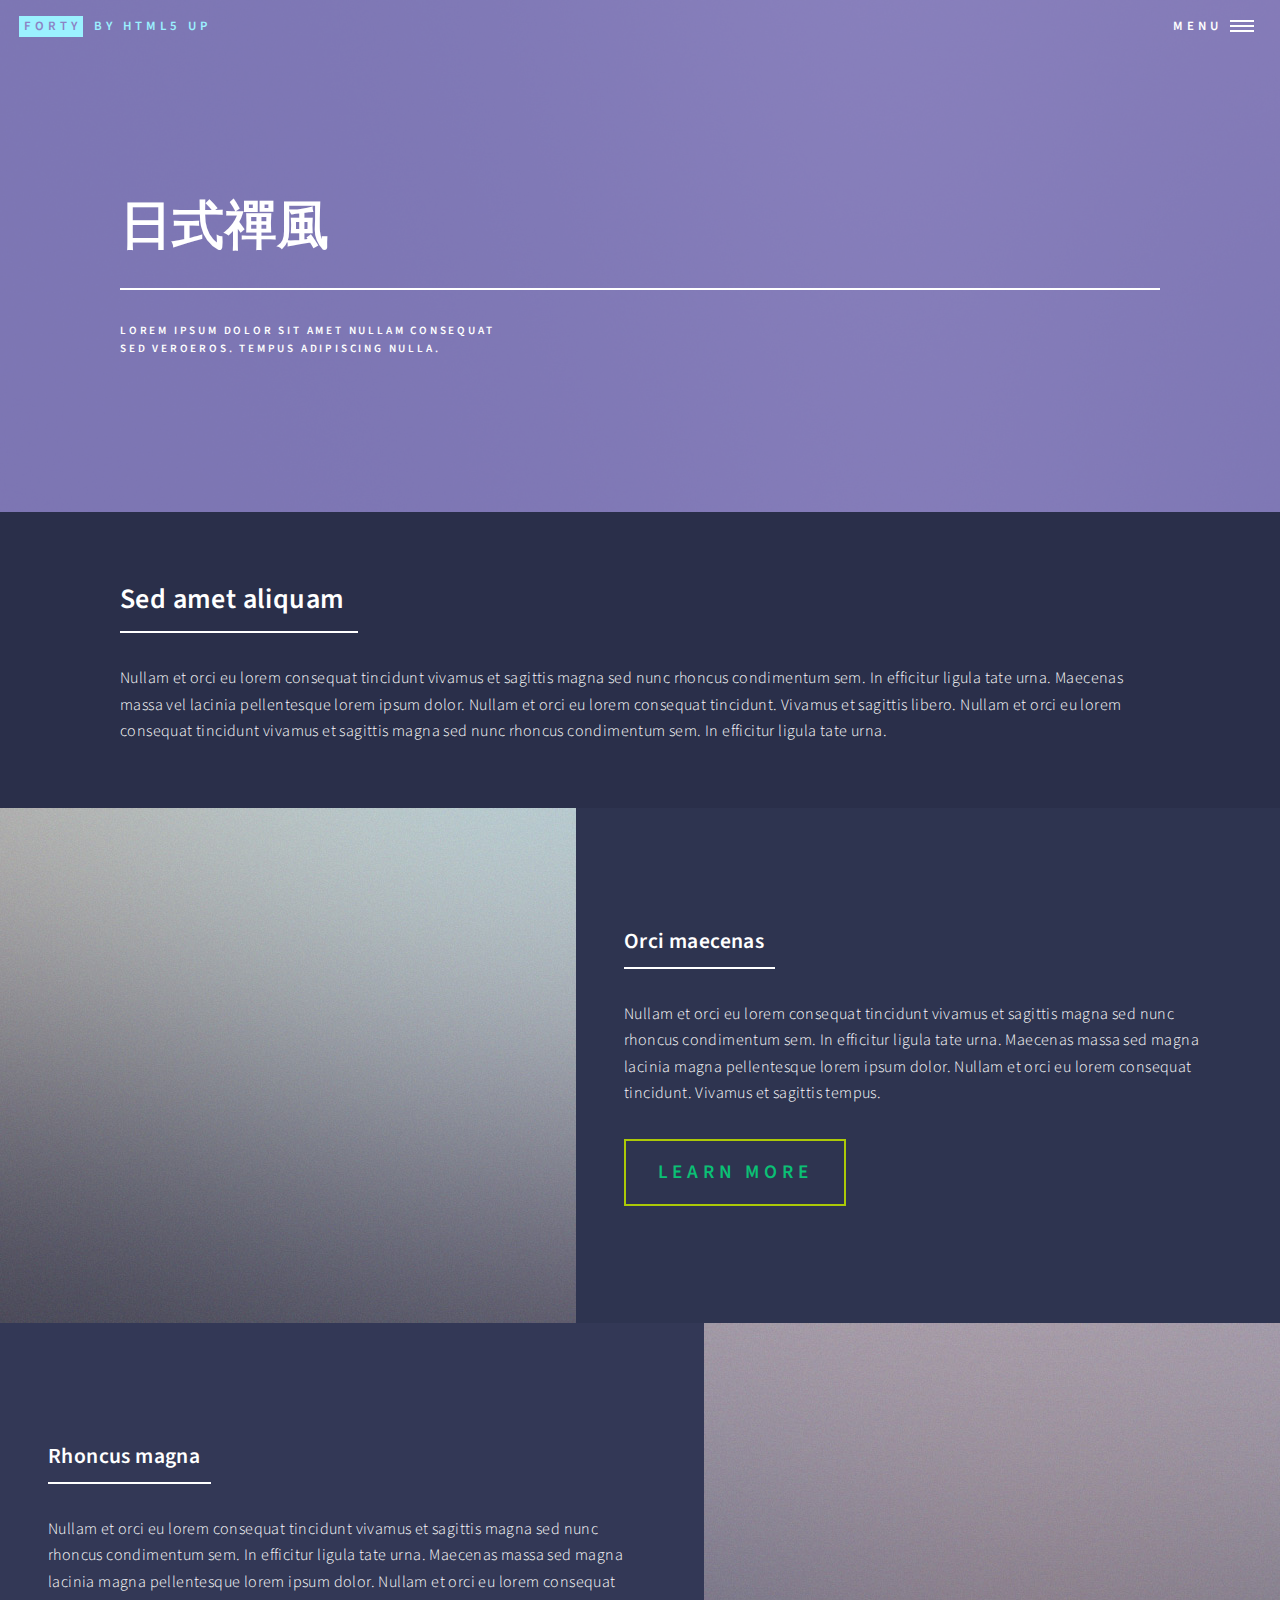
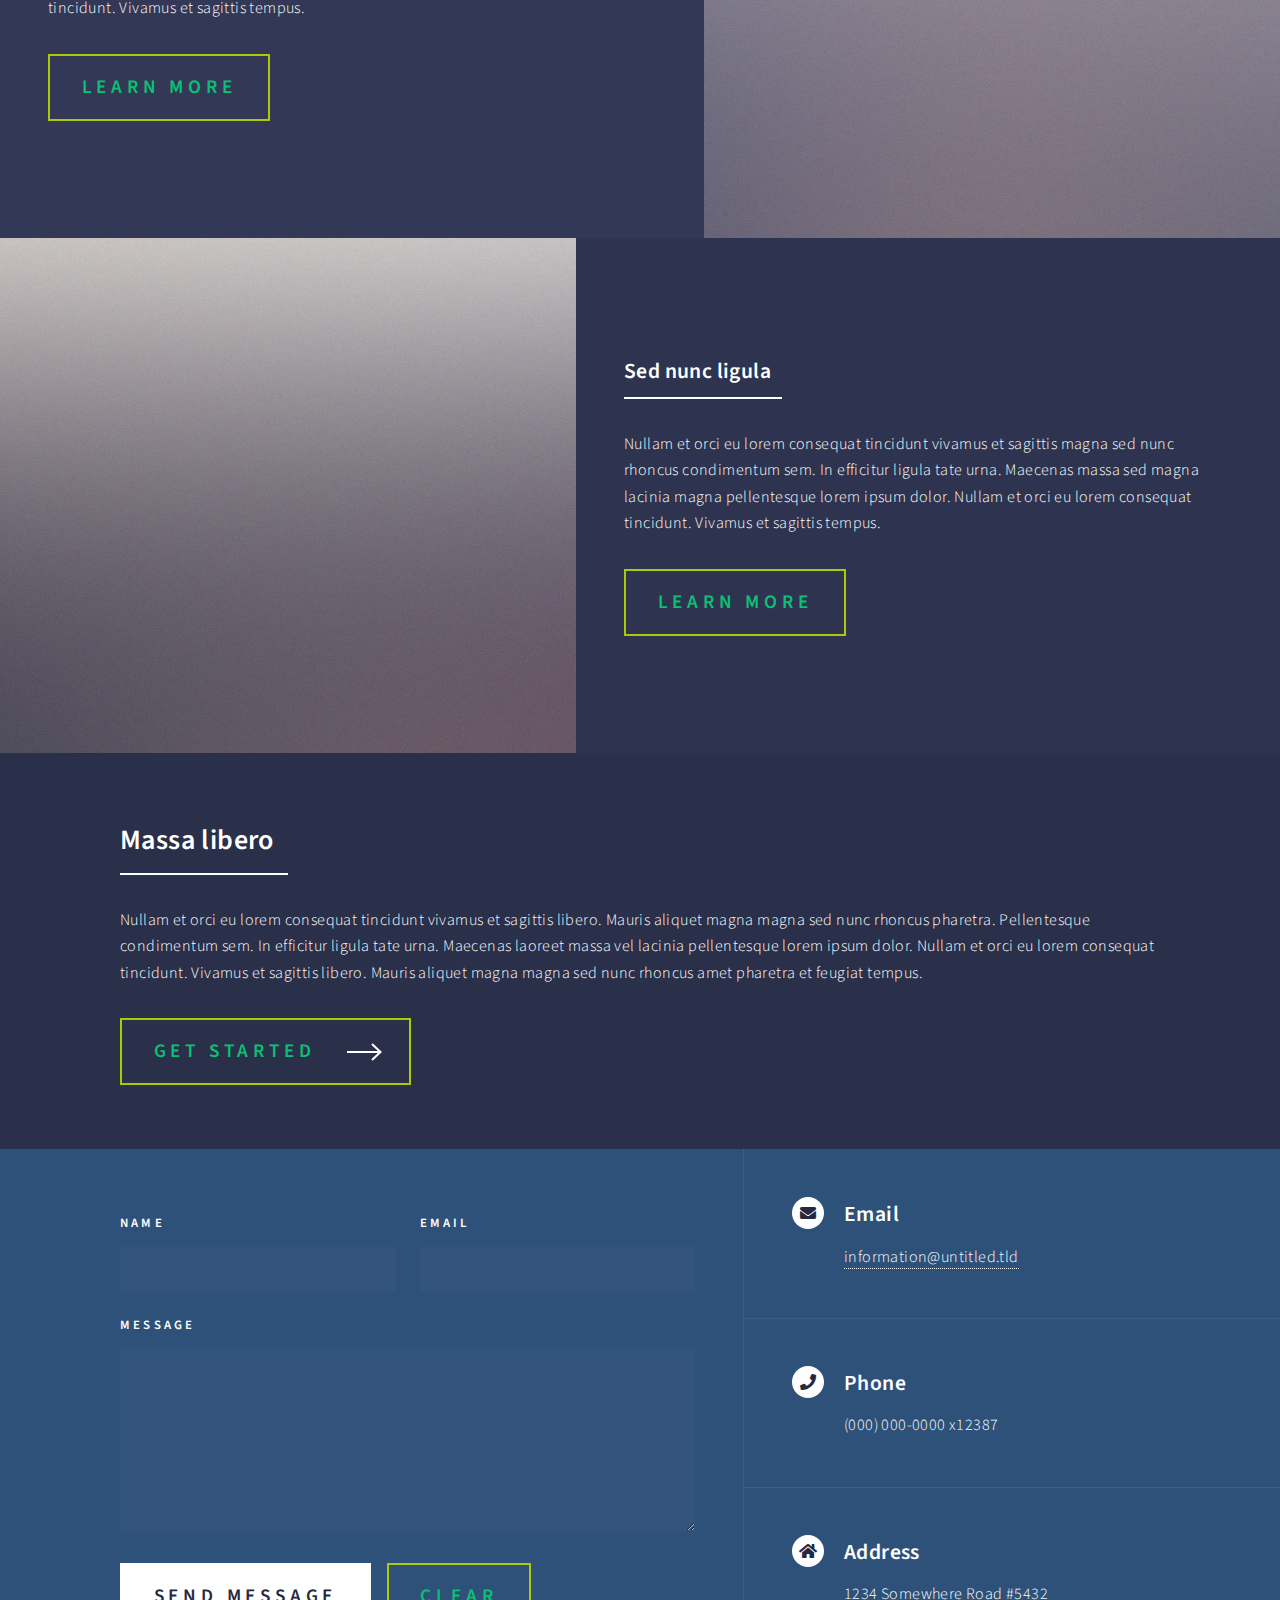
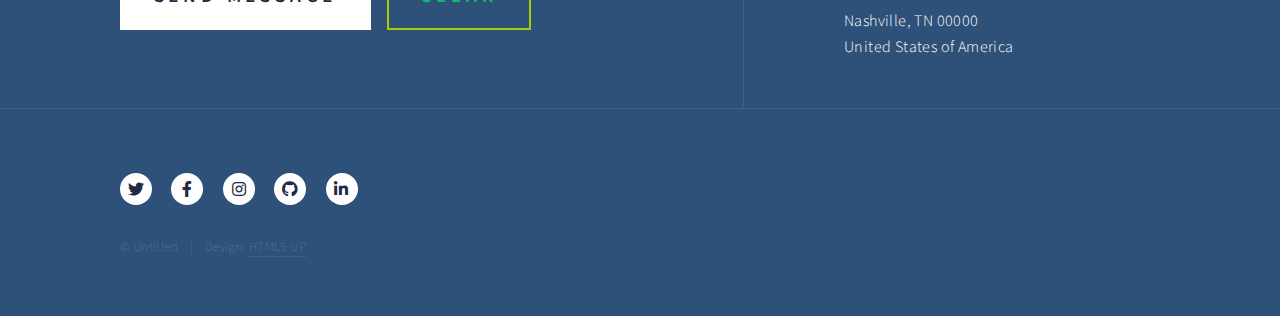
<file: 日式禪風.html>
<!DOCTYPE HTML>
<!--
	Forty by HTML5 UP
	html5up.net | @ajlkn
	Free for personal and commercial use under the CCA 3.0 license (html5up.net/license)
-->
<html>
	<head>
		<title>Landing - Forty by HTML5 UP</title>
		<meta charset="utf-8" />
		<meta name="viewport" content="width=device-width, initial-scale=1, user-scalable=no" />
		<link rel="stylesheet" href="assets/css/main.css" />
		<noscript><link rel="stylesheet" href="assets/css/noscript.css" /></noscript>
	</head>
	<body class="is-preload">

		<!-- Wrapper -->
			<div id="wrapper">

				<!-- Header -->
				<!-- Note: The "styleN" class below should match that of the banner element. -->
					<header id="header" class="alt style2">
						<a href="index.html" class="logo"><strong>Forty</strong> <span>by HTML5 UP</span></a>
						<nav>
							<a href="#menu">Menu</a>
						</nav>
					</header>

				<!-- Menu -->
					<nav id="menu">
						<ul class="links">
							<li><a href="index.html">Home</a></li>
							<li><a href="landing.html">Landing</a></li>
							<li><a href="generic.html">Generic</a></li>
							<li><a href="elements.html">Elements</a></li>
						</ul>
						<ul class="actions stacked">
							<li><a href="#" class="button primary fit">Get Started</a></li>
							<li><a href="#" class="button fit">Log In</a></li>
						</ul>
					</nav>

				<!-- Banner -->
				<!-- Note: The "styleN" class below should match that of the header element. -->
					<section id="banner" class="style2">
						<div class="inner">
							<span class="image">
								<img src="images/pic07.jpg" alt="" />
							</span>
							<header class="major">
								<h1>日式禪風</h1>
							</header>
							<div class="content">
								<p>Lorem ipsum dolor sit amet nullam consequat<br />
								sed veroeros. tempus adipiscing nulla.</p>
							</div>
						</div>
					</section>

				<!-- Main -->
					<div id="main">

						<!-- One -->
							<section id="one">
								<div class="inner">
									<header class="major">
										<h2>Sed amet aliquam</h2>
									</header>
									<p>Nullam et orci eu lorem consequat tincidunt vivamus et sagittis magna sed nunc rhoncus condimentum sem. In efficitur ligula tate urna. Maecenas massa vel lacinia pellentesque lorem ipsum dolor. Nullam et orci eu lorem consequat tincidunt. Vivamus et sagittis libero. Nullam et orci eu lorem consequat tincidunt vivamus et sagittis magna sed nunc rhoncus condimentum sem. In efficitur ligula tate urna.</p>
								</div>
							</section>

						<!-- Two -->
							<section id="two" class="spotlights">
								<section>
									<a href="generic.html" class="image">
										<img src="images/pic08.jpg" alt="" data-position="center center" />
									</a>
									<div class="content">
										<div class="inner">
											<header class="major">
												<h3>Orci maecenas</h3>
											</header>
											<p>Nullam et orci eu lorem consequat tincidunt vivamus et sagittis magna sed nunc rhoncus condimentum sem. In efficitur ligula tate urna. Maecenas massa sed magna lacinia magna pellentesque lorem ipsum dolor. Nullam et orci eu lorem consequat tincidunt. Vivamus et sagittis tempus.</p>
											<ul class="actions">
												<li><a href="generic.html" class="button">Learn more</a></li>
											</ul>
										</div>
									</div>
								</section>
								<section>
									<a href="generic.html" class="image">
										<img src="images/pic09.jpg" alt="" data-position="top center" />
									</a>
									<div class="content">
										<div class="inner">
											<header class="major">
												<h3>Rhoncus magna</h3>
											</header>
											<p>Nullam et orci eu lorem consequat tincidunt vivamus et sagittis magna sed nunc rhoncus condimentum sem. In efficitur ligula tate urna. Maecenas massa sed magna lacinia magna pellentesque lorem ipsum dolor. Nullam et orci eu lorem consequat tincidunt. Vivamus et sagittis tempus.</p>
											<ul class="actions">
												<li><a href="generic.html" class="button">Learn more</a></li>
											</ul>
										</div>
									</div>
								</section>
								<section>
									<a href="generic.html" class="image">
										<img src="images/pic10.jpg" alt="" data-position="25% 25%" />
									</a>
									<div class="content">
										<div class="inner">
											<header class="major">
												<h3>Sed nunc ligula</h3>
											</header>
											<p>Nullam et orci eu lorem consequat tincidunt vivamus et sagittis magna sed nunc rhoncus condimentum sem. In efficitur ligula tate urna. Maecenas massa sed magna lacinia magna pellentesque lorem ipsum dolor. Nullam et orci eu lorem consequat tincidunt. Vivamus et sagittis tempus.</p>
											<ul class="actions">
												<li><a href="generic.html" class="button">Learn more</a></li>
											</ul>
										</div>
									</div>
								</section>
							</section>

						<!-- Three -->
							<section id="three">
								<div class="inner">
									<header class="major">
										<h2>Massa libero</h2>
									</header>
									<p>Nullam et orci eu lorem consequat tincidunt vivamus et sagittis libero. Mauris aliquet magna magna sed nunc rhoncus pharetra. Pellentesque condimentum sem. In efficitur ligula tate urna. Maecenas laoreet massa vel lacinia pellentesque lorem ipsum dolor. Nullam et orci eu lorem consequat tincidunt. Vivamus et sagittis libero. Mauris aliquet magna magna sed nunc rhoncus amet pharetra et feugiat tempus.</p>
									<ul class="actions">
										<li><a href="generic.html" class="button next">Get Started</a></li>
									</ul>
								</div>
							</section>

					</div>

				<!-- Contact -->
					<section id="contact">
						<div class="inner">
							<section>
								<form method="post" action="#">
									<div class="fields">
										<div class="field half">
											<label for="name">Name</label>
											<input type="text" name="name" id="name" />
										</div>
										<div class="field half">
											<label for="email">Email</label>
											<input type="text" name="email" id="email" />
										</div>
										<div class="field">
											<label for="message">Message</label>
											<textarea name="message" id="message" rows="6"></textarea>
										</div>
									</div>
									<ul class="actions">
										<li><input type="submit" value="Send Message" class="primary" /></li>
										<li><input type="reset" value="Clear" /></li>
									</ul>
								</form>
							</section>
							<section class="split">
								<section>
									<div class="contact-method">
										<span class="icon solid alt fa-envelope"></span>
										<h3>Email</h3>
										<a href="#">information@untitled.tld</a>
									</div>
								</section>
								<section>
									<div class="contact-method">
										<span class="icon solid alt fa-phone"></span>
										<h3>Phone</h3>
										<span>(000) 000-0000 x12387</span>
									</div>
								</section>
								<section>
									<div class="contact-method">
										<span class="icon solid alt fa-home"></span>
										<h3>Address</h3>
										<span>1234 Somewhere Road #5432<br />
										Nashville, TN 00000<br />
										United States of America</span>
									</div>
								</section>
							</section>
						</div>
					</section>

				<!-- Footer -->
					<footer id="footer">
						<div class="inner">
							<ul class="icons">
								<li><a href="#" class="icon brands alt fa-twitter"><span class="label">Twitter</span></a></li>
								<li><a href="#" class="icon brands alt fa-facebook-f"><span class="label">Facebook</span></a></li>
								<li><a href="#" class="icon brands alt fa-instagram"><span class="label">Instagram</span></a></li>
								<li><a href="#" class="icon brands alt fa-github"><span class="label">GitHub</span></a></li>
								<li><a href="#" class="icon brands alt fa-linkedin-in"><span class="label">LinkedIn</span></a></li>
							</ul>
							<ul class="copyright">
								<li>&copy; Untitled</li><li>Design: <a href="https://html5up.net">HTML5 UP</a></li>
							</ul>
						</div>
					</footer>

			</div>

		<!-- Scripts -->
			<script src="assets/js/jquery.min.js"></script>
			<script src="assets/js/jquery.scrolly.min.js"></script>
			<script src="assets/js/jquery.scrollex.min.js"></script>
			<script src="assets/js/browser.min.js"></script>
			<script src="assets/js/breakpoints.min.js"></script>
			<script src="assets/js/util.js"></script>
			<script src="assets/js/main.js"></script>

	</body>
</html>
</file>
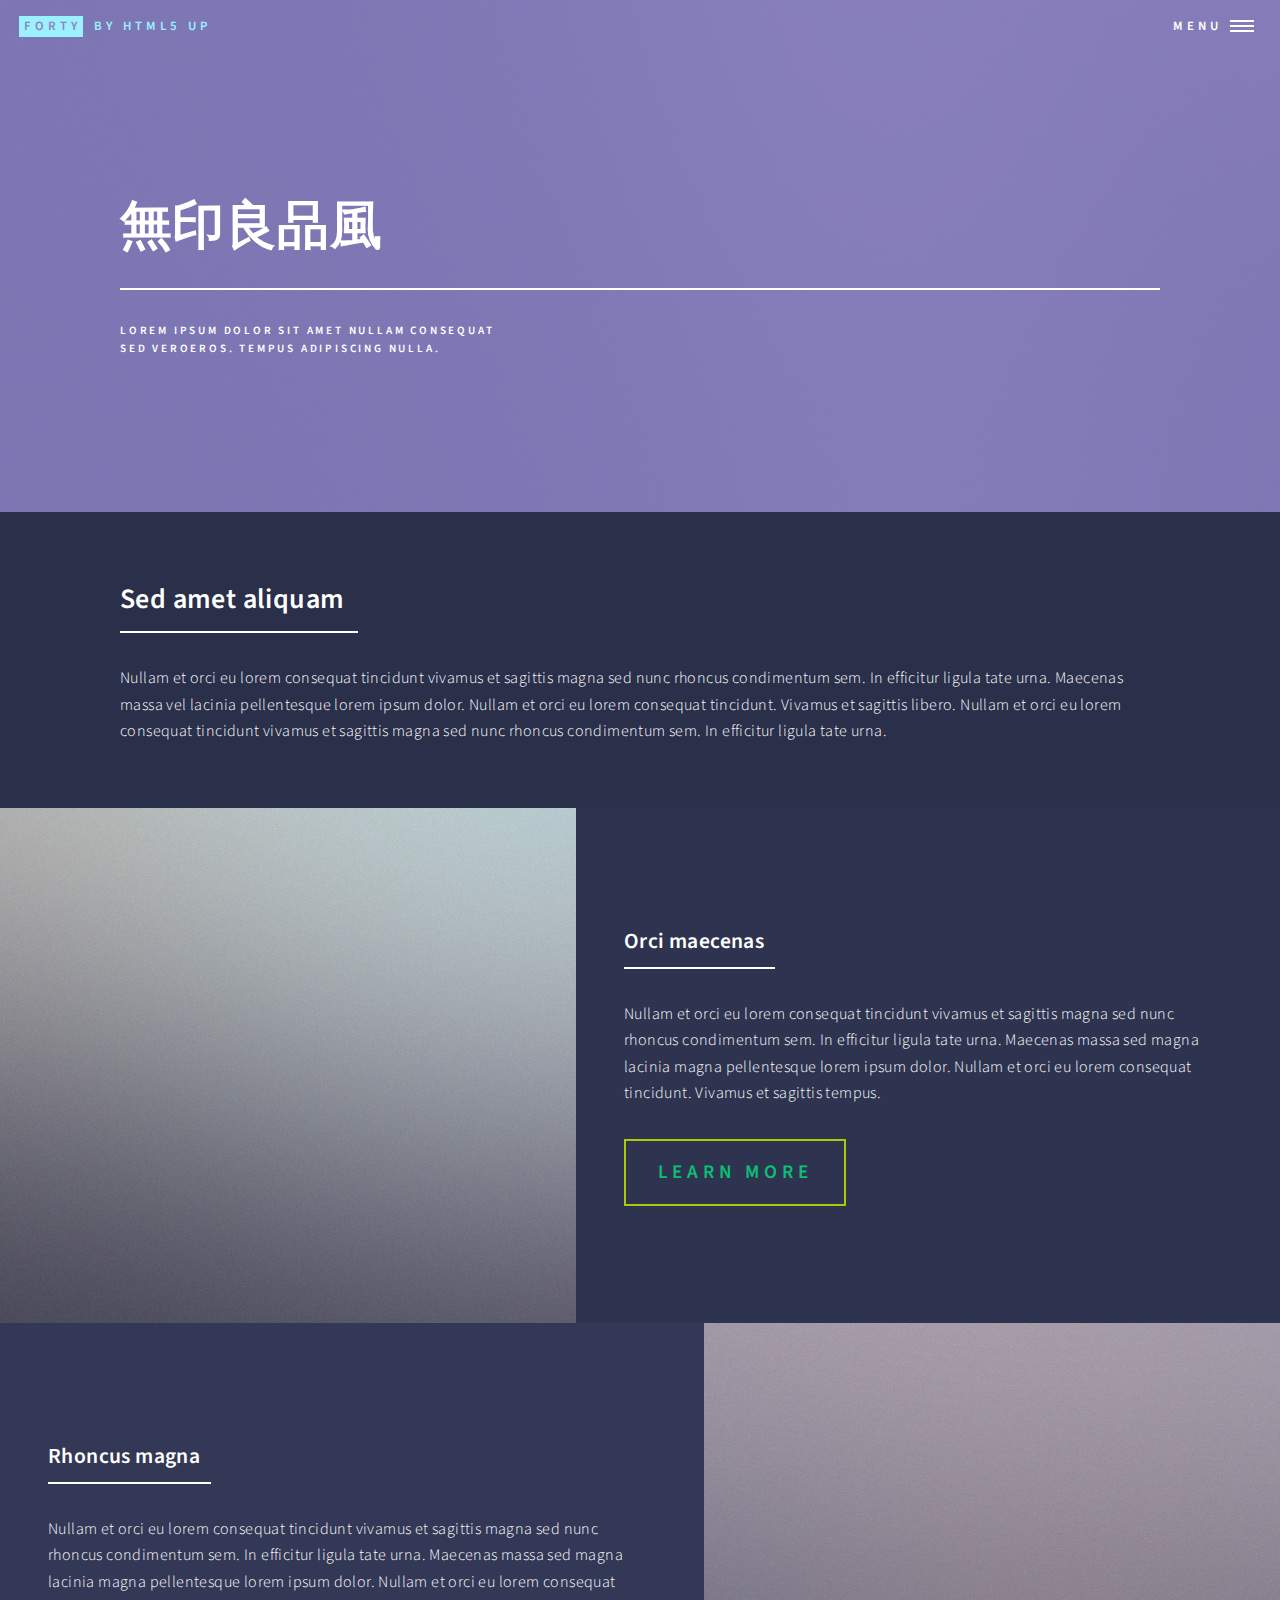
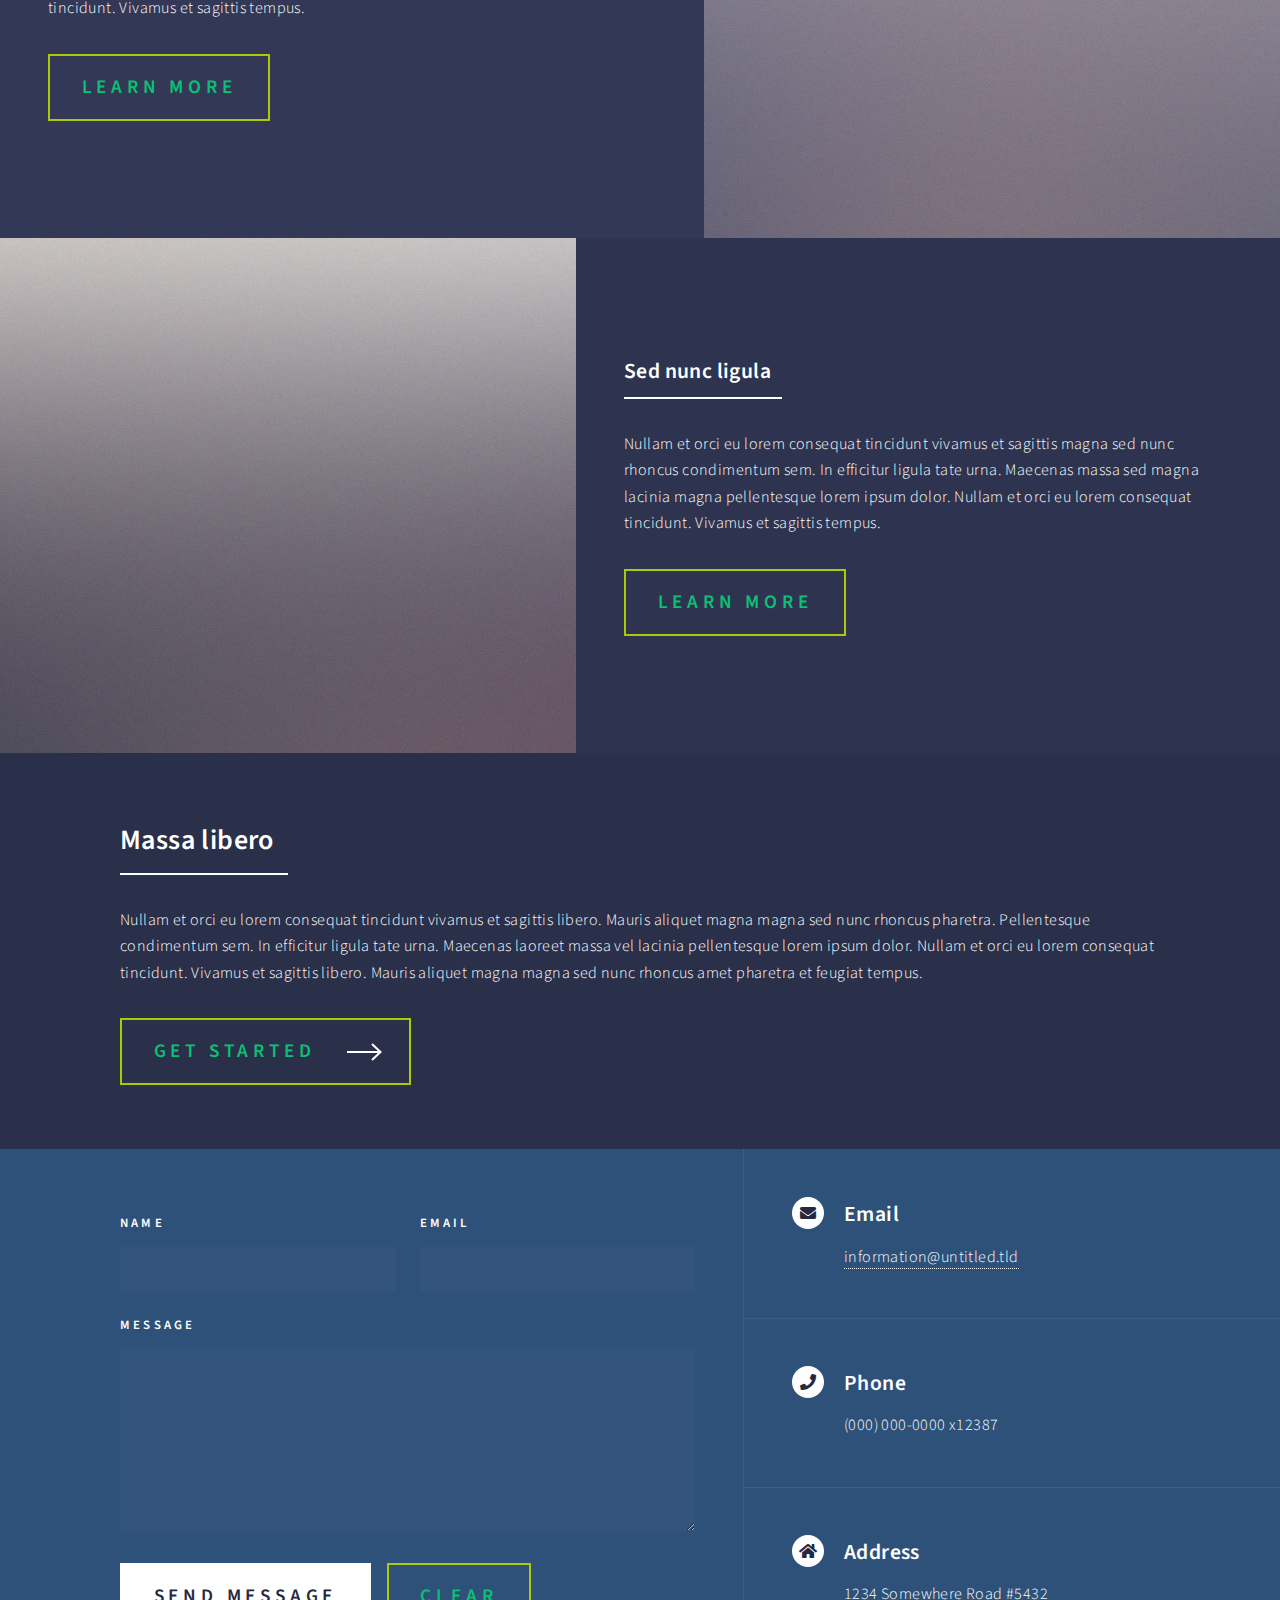
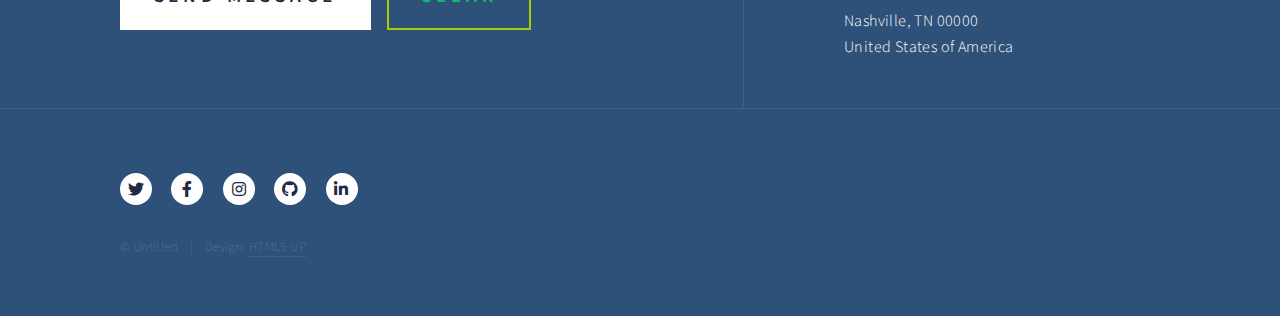
<file: 無印良品風.html>
<!DOCTYPE HTML>
<!--
	Forty by HTML5 UP
	html5up.net | @ajlkn
	Free for personal and commercial use under the CCA 3.0 license (html5up.net/license)
-->
<html>
	<head>
		<title>Landing - Forty by HTML5 UP</title>
		<meta charset="utf-8" />
		<meta name="viewport" content="width=device-width, initial-scale=1, user-scalable=no" />
		<link rel="stylesheet" href="assets/css/main.css" />
		<noscript><link rel="stylesheet" href="assets/css/noscript.css" /></noscript>
	</head>
	<body class="is-preload">

		<!-- Wrapper -->
			<div id="wrapper">

				<!-- Header -->
				<!-- Note: The "styleN" class below should match that of the banner element. -->
					<header id="header" class="alt style2">
						<a href="index.html" class="logo"><strong>Forty</strong> <span>by HTML5 UP</span></a>
						<nav>
							<a href="#menu">Menu</a>
						</nav>
					</header>

				<!-- Menu -->
					<nav id="menu">
						<ul class="links">
							<li><a href="index.html">Home</a></li>
							<li><a href="landing.html">Landing</a></li>
							<li><a href="generic.html">Generic</a></li>
							<li><a href="elements.html">Elements</a></li>
						</ul>
						<ul class="actions stacked">
							<li><a href="#" class="button primary fit">Get Started</a></li>
							<li><a href="#" class="button fit">Log In</a></li>
						</ul>
					</nav>

				<!-- Banner -->
				<!-- Note: The "styleN" class below should match that of the header element. -->
					<section id="banner" class="style2">
						<div class="inner">
							<span class="image">
								<img src="images/pic07.jpg" alt="" />
							</span>
							<header class="major">
								<h1>無印良品風</h1>
							</header>
							<div class="content">
								<p>Lorem ipsum dolor sit amet nullam consequat<br />
								sed veroeros. tempus adipiscing nulla.</p>
							</div>
						</div>
					</section>

				<!-- Main -->
					<div id="main">

						<!-- One -->
							<section id="one">
								<div class="inner">
									<header class="major">
										<h2>Sed amet aliquam</h2>
									</header>
									<p>Nullam et orci eu lorem consequat tincidunt vivamus et sagittis magna sed nunc rhoncus condimentum sem. In efficitur ligula tate urna. Maecenas massa vel lacinia pellentesque lorem ipsum dolor. Nullam et orci eu lorem consequat tincidunt. Vivamus et sagittis libero. Nullam et orci eu lorem consequat tincidunt vivamus et sagittis magna sed nunc rhoncus condimentum sem. In efficitur ligula tate urna.</p>
								</div>
							</section>

						<!-- Two -->
							<section id="two" class="spotlights">
								<section>
									<a href="generic.html" class="image">
										<img src="images/pic08.jpg" alt="" data-position="center center" />
									</a>
									<div class="content">
										<div class="inner">
											<header class="major">
												<h3>Orci maecenas</h3>
											</header>
											<p>Nullam et orci eu lorem consequat tincidunt vivamus et sagittis magna sed nunc rhoncus condimentum sem. In efficitur ligula tate urna. Maecenas massa sed magna lacinia magna pellentesque lorem ipsum dolor. Nullam et orci eu lorem consequat tincidunt. Vivamus et sagittis tempus.</p>
											<ul class="actions">
												<li><a href="generic.html" class="button">Learn more</a></li>
											</ul>
										</div>
									</div>
								</section>
								<section>
									<a href="generic.html" class="image">
										<img src="images/pic09.jpg" alt="" data-position="top center" />
									</a>
									<div class="content">
										<div class="inner">
											<header class="major">
												<h3>Rhoncus magna</h3>
											</header>
											<p>Nullam et orci eu lorem consequat tincidunt vivamus et sagittis magna sed nunc rhoncus condimentum sem. In efficitur ligula tate urna. Maecenas massa sed magna lacinia magna pellentesque lorem ipsum dolor. Nullam et orci eu lorem consequat tincidunt. Vivamus et sagittis tempus.</p>
											<ul class="actions">
												<li><a href="generic.html" class="button">Learn more</a></li>
											</ul>
										</div>
									</div>
								</section>
								<section>
									<a href="generic.html" class="image">
										<img src="images/pic10.jpg" alt="" data-position="25% 25%" />
									</a>
									<div class="content">
										<div class="inner">
											<header class="major">
												<h3>Sed nunc ligula</h3>
											</header>
											<p>Nullam et orci eu lorem consequat tincidunt vivamus et sagittis magna sed nunc rhoncus condimentum sem. In efficitur ligula tate urna. Maecenas massa sed magna lacinia magna pellentesque lorem ipsum dolor. Nullam et orci eu lorem consequat tincidunt. Vivamus et sagittis tempus.</p>
											<ul class="actions">
												<li><a href="generic.html" class="button">Learn more</a></li>
											</ul>
										</div>
									</div>
								</section>
							</section>

						<!-- Three -->
							<section id="three">
								<div class="inner">
									<header class="major">
										<h2>Massa libero</h2>
									</header>
									<p>Nullam et orci eu lorem consequat tincidunt vivamus et sagittis libero. Mauris aliquet magna magna sed nunc rhoncus pharetra. Pellentesque condimentum sem. In efficitur ligula tate urna. Maecenas laoreet massa vel lacinia pellentesque lorem ipsum dolor. Nullam et orci eu lorem consequat tincidunt. Vivamus et sagittis libero. Mauris aliquet magna magna sed nunc rhoncus amet pharetra et feugiat tempus.</p>
									<ul class="actions">
										<li><a href="generic.html" class="button next">Get Started</a></li>
									</ul>
								</div>
							</section>

					</div>

				<!-- Contact -->
					<section id="contact">
						<div class="inner">
							<section>
								<form method="post" action="#">
									<div class="fields">
										<div class="field half">
											<label for="name">Name</label>
											<input type="text" name="name" id="name" />
										</div>
										<div class="field half">
											<label for="email">Email</label>
											<input type="text" name="email" id="email" />
										</div>
										<div class="field">
											<label for="message">Message</label>
											<textarea name="message" id="message" rows="6"></textarea>
										</div>
									</div>
									<ul class="actions">
										<li><input type="submit" value="Send Message" class="primary" /></li>
										<li><input type="reset" value="Clear" /></li>
									</ul>
								</form>
							</section>
							<section class="split">
								<section>
									<div class="contact-method">
										<span class="icon solid alt fa-envelope"></span>
										<h3>Email</h3>
										<a href="#">information@untitled.tld</a>
									</div>
								</section>
								<section>
									<div class="contact-method">
										<span class="icon solid alt fa-phone"></span>
										<h3>Phone</h3>
										<span>(000) 000-0000 x12387</span>
									</div>
								</section>
								<section>
									<div class="contact-method">
										<span class="icon solid alt fa-home"></span>
										<h3>Address</h3>
										<span>1234 Somewhere Road #5432<br />
										Nashville, TN 00000<br />
										United States of America</span>
									</div>
								</section>
							</section>
						</div>
					</section>

				<!-- Footer -->
					<footer id="footer">
						<div class="inner">
							<ul class="icons">
								<li><a href="#" class="icon brands alt fa-twitter"><span class="label">Twitter</span></a></li>
								<li><a href="#" class="icon brands alt fa-facebook-f"><span class="label">Facebook</span></a></li>
								<li><a href="#" class="icon brands alt fa-instagram"><span class="label">Instagram</span></a></li>
								<li><a href="#" class="icon brands alt fa-github"><span class="label">GitHub</span></a></li>
								<li><a href="#" class="icon brands alt fa-linkedin-in"><span class="label">LinkedIn</span></a></li>
							</ul>
							<ul class="copyright">
								<li>&copy; Untitled</li><li>Design: <a href="https://html5up.net">HTML5 UP</a></li>
							</ul>
						</div>
					</footer>

			</div>

		<!-- Scripts -->
			<script src="assets/js/jquery.min.js"></script>
			<script src="assets/js/jquery.scrolly.min.js"></script>
			<script src="assets/js/jquery.scrollex.min.js"></script>
			<script src="assets/js/browser.min.js"></script>
			<script src="assets/js/breakpoints.min.js"></script>
			<script src="assets/js/util.js"></script>
			<script src="assets/js/main.js"></script>

	</body>
</html>
</file>
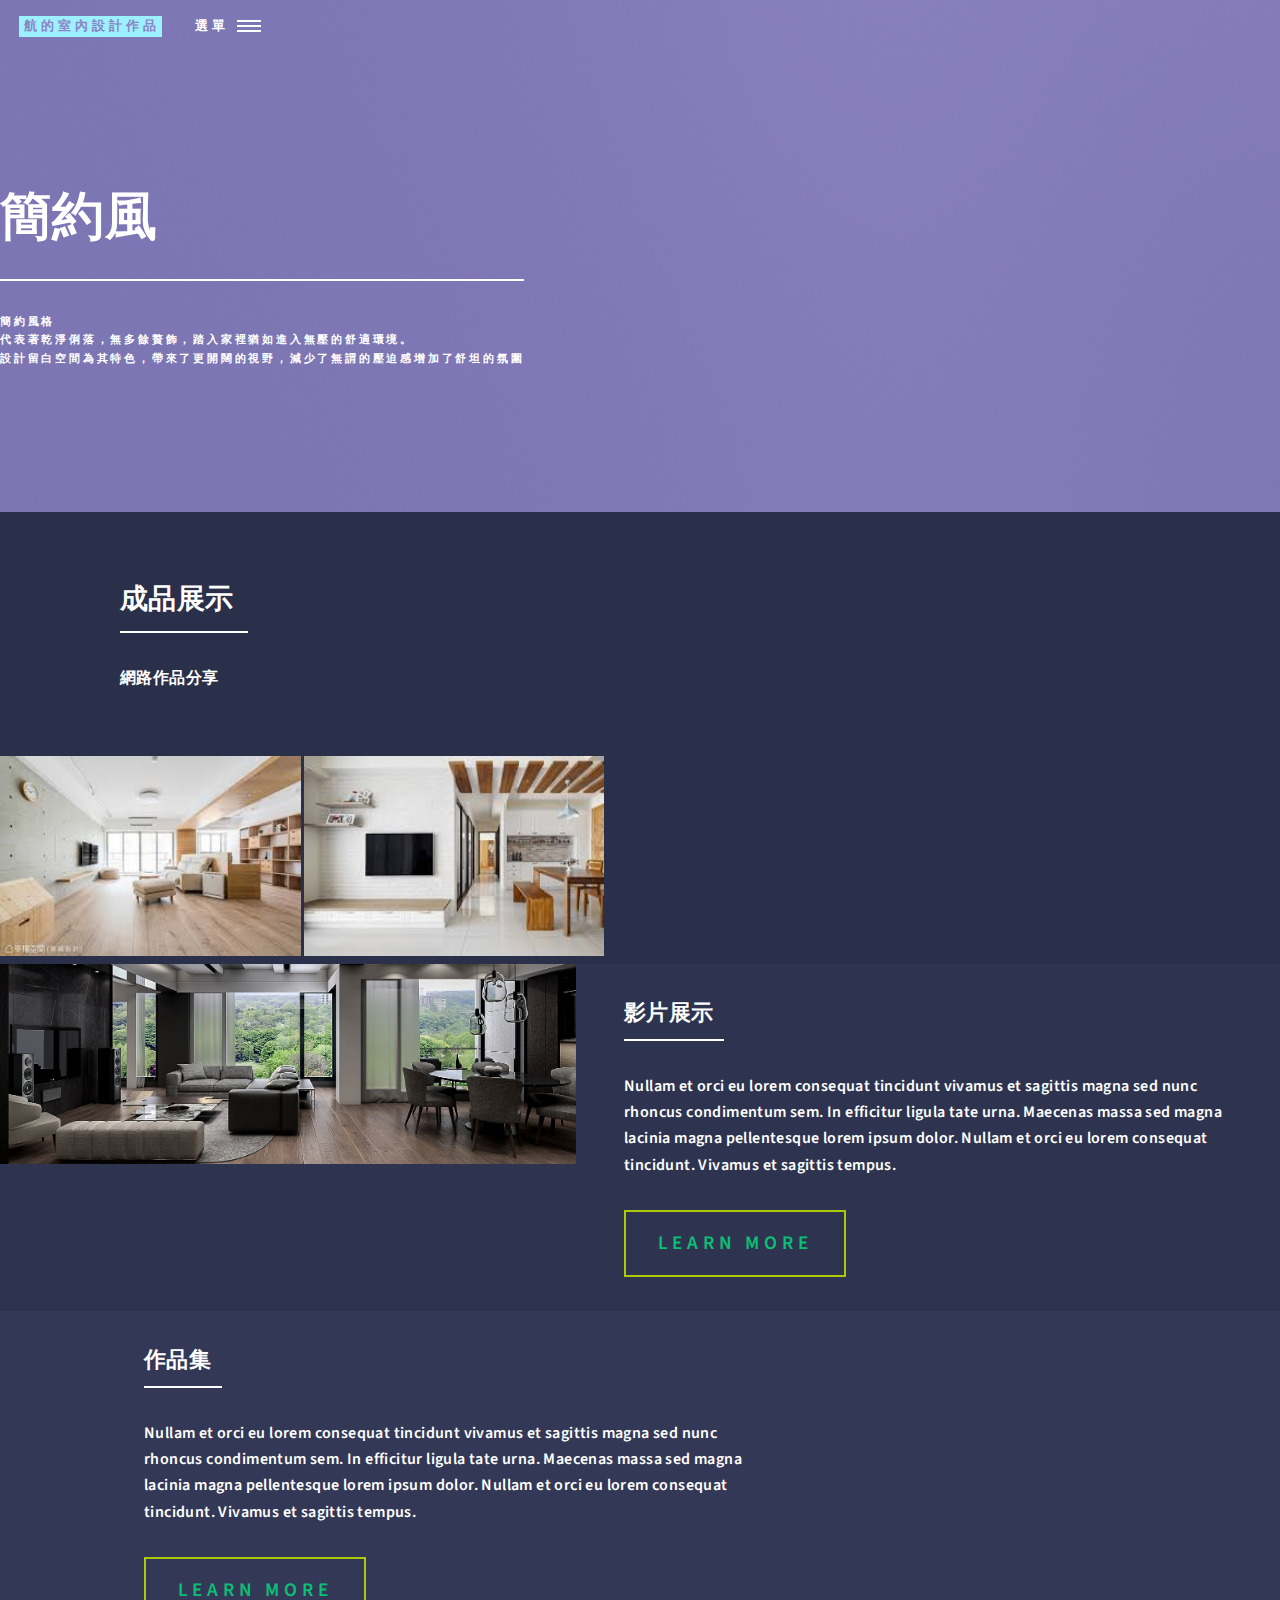
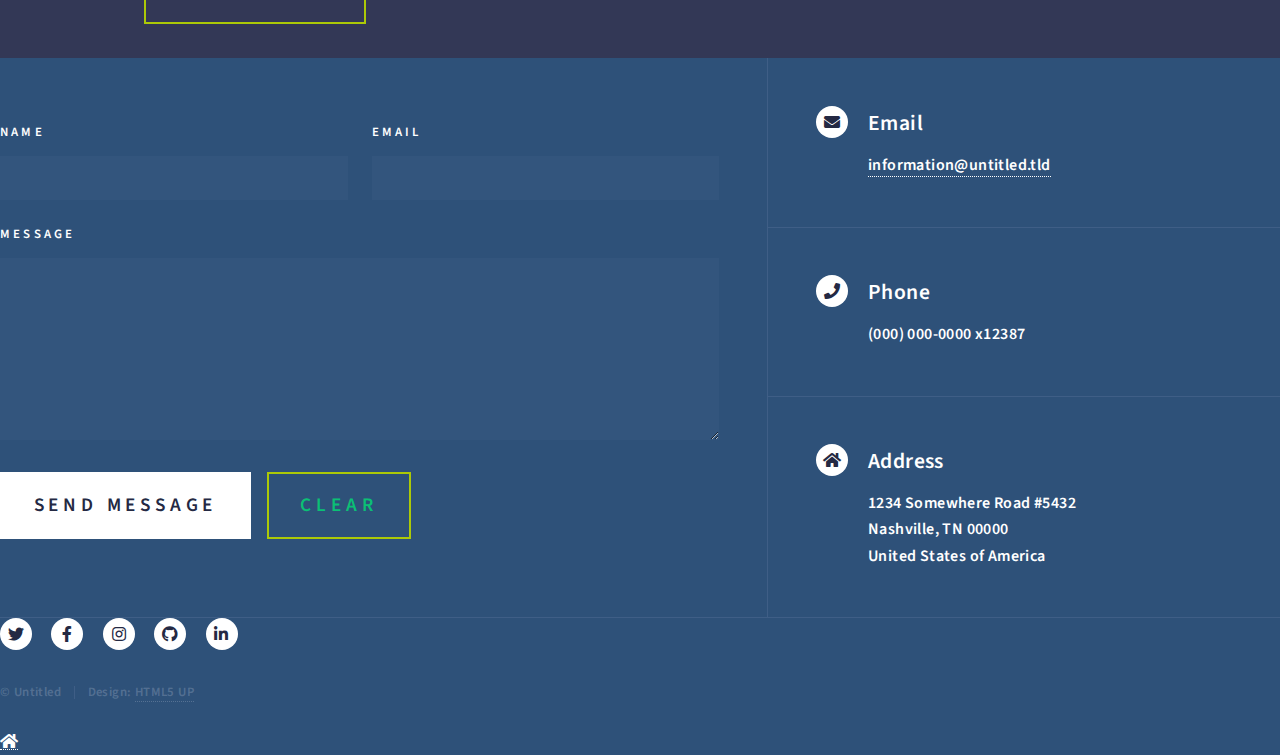
<file: 簡約風.html>
<!DOCTYPE HTML>
<!--
	Forty by HTML5 UP
	html5up.net | @ajlkn
	Free for personal and commercial use under the CCA 3.0 license (html5up.net/license)
-->
<html>
	<head>
		<title>Landing - Forty by HTML5 UP</title>
		<meta charset="utf-8" />
		<meta name="viewport" content="width=device-width, initial-scale=1, user-scalable=no" />
		<link rel="stylesheet" href="assets/css/main.css" />
		<noscript><link rel="stylesheet" href="assets/css/noscript.css" /></noscript>
	</head>
	<body class="is-preload">

		<!-- Wrapper -->
			<div id="wrapper">

				<!-- Header -->
				<!-- Note: The "styleN" class below should match that of the banner element. -->
					<header id="header" class="alt style2">
						<a href="index.html" class="logo"><strong>航的室內設計作品</span></a>
						<nav>
							<a href="#menu">選單</a>
						</nav>
					</header>

				<!-- Menu -->
					<nav id="menu">
						<ul class="links">
							<li><a href="index.html">首頁</a></li>
							<li><a href="工業風.html">工業風</a></li>
							<li><a href="古典風.html">古典風</a></li>
							<li><a href="奢華風.html">奢華風</a></li>
							<li><a href="無印良品風.html">無印良品風</a></li>
							<li><a href="日式禪風.html">日式禪風</a></li>
						</ul>
						<ul class="actions stacked">
							<li><a href="#" class="button primary fit">Get Started</a></li>
							<li><a href="#" class="button fit">Log In</a></li>
						</ul>
					</nav>

				<!-- Banner -->
				<!-- Note: The "styleN" class below should match that of the header element. -->
					<section id="banner" class="style2">
						<div class="inner">
							<span class="image">
								<img src="images/pic07.jpg" alt="" />
							</span>
							<header class="major">
								<h1>簡約風</h1>
							</header>
							<div class="content">
								<p>簡約風格<bR>代表著乾淨俐落，無多餘贅飾，踏入家裡猶如進入無壓的舒適環境。 <br>設計留白空間為其特色，帶來了更開闊的視野，減少了無謂的壓迫感增加了舒坦的氛圍</p>
							</div>
						</div>
					</section>

				<!-- Main -->
					<div id="main">

						<!-- One -->
							<section id="one">
								<div class="inner">
									<header class="major">
										<h2>成品展示</h2>
									</header>
									<p>網路作品分享</p>
								</div>
								<img src="images/簡約風.jpg" style="height: 200px;" /> 
								<img src="images/簡約風2.jpg" style="height: 200px;"/>
							</section>

						<!-- Two -->
							<section id="two" class="spotlights">
								<section>
									<a href="generic.html" class="image">
										<img src="images/簡約風3.jpg" alt="" data-position="center center"  style="height: 200px;"/>
									</a>
									<div class="content">
										<div class="inner">
											<header class="major">
												<h3>影片展示</h3>
											</header>
											<p>Nullam et orci eu lorem consequat tincidunt vivamus et sagittis magna sed nunc rhoncus condimentum sem. In efficitur ligula tate urna. Maecenas massa sed magna lacinia magna pellentesque lorem ipsum dolor. Nullam et orci eu lorem consequat tincidunt. Vivamus et sagittis tempus.</p>
											<ul class="actions">
												<li><a href="generic.html" class="button">Learn more</a></li>
											</ul>
										</div>
									</div>
								</section>
								<section>
									<!--a href="generic.html" class="image">
										<img src="images/簡約風3.jpg" alt="" data-position="top center" /-->
										<iframe width="480"  src="https://www.youtube.com/embed/ifG95DkCxS0" title="【新家系列🏠EP7】新家開箱來啦！小坪數裝潢免百萬｜室內17坪現代簡約風｜Room Tour｜敲洗Chelsea" frameborder="0" allow="accelerometer; autoplay; clipboard-write; encrypted-media; gyroscope; picture-in-picture; web-share" referrerpolicy="strict-origin-when-cross-origin" allowfullscreen></iframe>
									
									<div class="content">
										<div class="inner">
											<header class="major">
												<h3>作品集</h3>
											</header>
											<p>Nullam et orci eu lorem consequat tincidunt vivamus et sagittis magna sed nunc rhoncus condimentum sem. In efficitur ligula tate urna. Maecenas massa sed magna lacinia magna pellentesque lorem ipsum dolor. Nullam et orci eu lorem consequat tincidunt. Vivamus et sagittis tempus.</p>
											<ul class="actions">
												<li><a href="../簡約風/index.html" class="button">Learn more</a></li>
											</ul>
										</div>
									</div>
								</section>
								
					</div>

				<!-- Contact -->
					<section id="contact">
						<div class="inner">
							<section>
								<form method="post" action="#">
									<div class="fields">
										<div class="field half">
											<label for="name">Name</label>
											<input type="text" name="name" id="name" />
										</div>
										<div class="field half">
											<label for="email">Email</label>
											<input type="text" name="email" id="email" />
										</div>
										<div class="field">
											<label for="message">Message</label>
											<textarea name="message" id="message" rows="6"></textarea>
										</div>
									</div>
									<ul class="actions">
										<li><input type="submit" value="Send Message" class="primary" /></li>
										<li><input type="reset" value="Clear" /></li>
									</ul>
								</form>
							</section>
							<section class="split">
								<section>
									<div class="contact-method">
										<span class="icon solid alt fa-envelope"></span>
										<h3>Email</h3>
										<a href="#">information@untitled.tld</a>
									</div>
								</section>
								<section>
									<div class="contact-method">
										<span class="icon solid alt fa-phone"></span>
										<h3>Phone</h3>
										<span>(000) 000-0000 x12387</span>
									</div>
								</section>
								<section>
									<div class="contact-method">
										<span class="icon solid alt fa-home"></span>
										<h3>Address</h3>
										<span>1234 Somewhere Road #5432<br />
										Nashville, TN 00000<br />
										United States of America</span>
									</div>
								</section>
							</section>
						</div>
					</section>

				<!-- Footer -->
					<footer id="footer">
						<div class="inner">
							<ul class="icons">
								<li><a href="#" class="icon brands alt fa-twitter"><span class="label">Twitter</span></a></li>
								<li><a href="#" class="icon brands alt fa-facebook-f"><span class="label">Facebook</span></a></li>
								<li><a href="#" class="icon brands alt fa-instagram"><span class="label">Instagram</span></a></li>
								<li><a href="#" class="icon brands alt fa-github"><span class="label">GitHub</span></a></li>
								<li><a href="#" class="icon brands alt fa-linkedin-in"><span class="label">LinkedIn</span></a></li>
							</ul>
							<ul class="copyright">
								<li>&copy; Untitled</li><li>Design: <a href="https://html5up.net">HTML5 UP</a></li>
							</ul>
						</div>
					</footer>

			</div>

		<!-- Scripts -->
			<script src="assets/js/jquery.min.js"></script>
			<script src="assets/js/jquery.scrolly.min.js"></script>
			<script src="assets/js/jquery.scrollex.min.js"></script>
			<script src="assets/js/browser.min.js"></script>
			<script src="assets/js/breakpoints.min.js"></script>
			<script src="assets/js/util.js"></script>
			<script src="assets/js/main.js"></script>

			<a href="#wrapperi>"  class="fas fa-home"></i></a>
	</body>
</html>
</file>
<file: assets/css/noscript.css>
/*
	Forty by HTML5 UP
	html5up.net | @ajlkn
	Free for personal and commercial use under the CCA 3.0 license (html5up.net/license)
*/

/* Banner */

	body.is-preload #banner:after {
		opacity: 0.85;
	}

	body.is-preload #banner > .inner {
		-moz-filter: none;
		-webkit-filter: none;
		-ms-filter: none;
		filter: none;
		-moz-transform: none;
		-webkit-transform: none;
		-ms-transform: none;
		transform: none;
		opacity: 1;
	}
</file>
<file: 簡約風/assets/css/noscript.css>
/*
	Lens by HTML5 UP
	html5up.net | @ajlkn
	Free for personal and commercial use under the CCA 3.0 license (html5up.net/license)
*/

/* Main */

	#main {
		opacity: 1 !important;
		right: 0 !important;
	}

	body:before {
		content: 'Javascript is disabled :(';
		display: block;
		position: absolute;
		top: 50%;
		width: calc(100% - 22.5em * 0.333333333);
		height: 4em;
		margin-top: -2em;
		color: #282828;
		cursor: default;
		font-size: 3em;
		line-height: 4em;
		text-align: center;
		white-space: nowrap;
		left: 0;
	}
</file>
<file: assets/css/main.css>
@import url(fontawesome-all.min.css);
@import url("https://fonts.googleapis.com/css?family=Source+Sans+Pro:300,300italic,600,600italic");

/*
	Forty by HTML5 UP
	html5up.net | @ajlkn
	Free for personal and commercial use under the CCA 3.0 license (html5up.net/license)
*/

html, body, div, span, applet, object,
iframe, h1, h2, h3, h4, h5, h6, p, blockquote,
pre, a, abbr, acronym, address, big, cite,
code, del, dfn, em, img, ins, kbd, q, s, samp,
small, strike, strong, sub, sup, tt, var, b,
u, i, center, dl, dt, dd, ol, ul, li, fieldset,
form, label, legend, table, caption, tbody,
tfoot, thead, tr, th, td, article, aside,
canvas, details, embed, figure, figcaption,
footer, header, hgroup, menu, nav, output, ruby,
section, summary, time, mark, audio, video {
	margin: 0;
	padding: 0;
	border: 0;
	font-size: 100%;
	font: inherit;
	vertical-align: baseline;}

article, aside, details, figcaption, figure,
footer, header, hgroup, menu, nav, section {
	display: block;}

body {
	line-height: 1;
}

ol, ul {
	list-style: none;
}

blockquote, q {
	quotes: none;
}

	blockquote:before, blockquote:after, q:before, q:after {
		content: '';
		content: none;
	}

table {
	border-collapse: collapse;
	border-spacing: 0;
}

body {
	-webkit-text-size-adjust: none;
}

mark {
	background-color: transparent;
	color: inherit;
}

input::-moz-focus-inner {
	border: 0;
	padding: 0;
}

input, select, textarea {
	-moz-appearance: none;
	-webkit-appearance: none;
	-ms-appearance: none;
	appearance: none;
}

/* Basic */

	@-ms-viewport {
		width: device-width;
	}

	body {
		-ms-overflow-style: scrollbar;
	}

	@media screen and (max-width: 480px) {

		html, body {
			min-width: 320px;
		}

	}

	html {
		box-sizing: border-box;
	}

	*, *:before, *:after {
		box-sizing: inherit;
	}

	body {
		background: #2e5179;
	}

		body.is-preload *, body.is-preload *:before, body.is-preload *:after {
			-moz-animation: none !important;
			-webkit-animation: none !important;
			-ms-animation: none !important;
			animation: none !important;
			-moz-transition: none !important;
			-webkit-transition: none !important;
			-ms-transition: none !important;
			transition: none !important;
		}

/* Type */

	body, input, select, textarea {
		color: #ffffff;
		font-family: "Source Sans Pro", Helvetica, sans-serif;
		font-size: 17pt;
		font-weight: 300;
		letter-spacing: 0.025em;
		line-height: 1.65;
	}

		@media screen and (max-width: 1680px) {

			body, input, select, textarea {
				font-size: 14pt;
			}

		}

		@media screen and (max-width: 1280px) {

			body, input, select, textarea {
				font-size: 12pt;
			}

		}

		@media screen and (max-width: 360px) {

			body, input, select, textarea {
				font-size: 11pt;
			}

		}

	a {
		-moz-transition: color 0.2s ease-in-out, border-bottom-color 0.2s ease-in-out;
		-webkit-transition: color 0.2s ease-in-out, border-bottom-color 0.2s ease-in-out;
		-ms-transition: color 0.2s ease-in-out, border-bottom-color 0.2s ease-in-out;
		transition: color 0.2s ease-in-out, border-bottom-color 0.2s ease-in-out;
		border-bottom: dotted 1px;
		color: inherit;
		text-decoration: none;
	}

		a:hover {
			border-bottom-color: transparent;
			color: #9bf1ff !important;
		}

		a:active {
			color: #53e3fb !important;
		}

	strong, b {
		color: #ffffff;
		font-weight: 600;
	}

	em, i {
		font-style: italic;
	}

	p {
		margin: 0 0 2em 0;
	}

	h1, h2, h3, h4, h5, h6 {
		color: #ffffff;
		font-weight: 600;
		line-height: 1.65;
		margin: 0 0 1em 0;
	}

		h1 a, h2 a, h3 a, h4 a, h5 a, h6 a {
			color: inherit;
			border-bottom: 0;
		}

	h1 {
		font-size: 2.5em;
	}

	h2 {
		font-size: 1.75em;
	}

	h3 {
		font-size: 1.35em;
	}

	h4 {
		font-size: 1.1em;
	}

	h5 {
		font-size: 0.9em;
	}

	h6 {
		font-size: 0.7em;
	}

	@media screen and (max-width: 736px) {

		h1 {
			font-size: 2em;
		}

		h2 {
			font-size: 1.5em;
		}

		h3 {
			font-size: 1.25em;
		}

	}

	sub {
		font-size: 0.8em;
		position: relative;
		top: 0.5em;
	}

	sup {
		font-size: 0.8em;
		position: relative;
		top: -0.5em;
	}

	blockquote {
		border-left: solid 4px rgba(212, 212, 255, 0.1);
		font-style: italic;
		margin: 0 0 2em 0;
		padding: 0.5em 0 0.5em 2em;
	}

	code {
		background: rgba(212, 212, 255, 0.035);
		font-family: "Courier New", monospace;
		font-size: 0.9em;
		margin: 0 0.25em;
		padding: 0.25em 0.65em;
	}

	pre {
		-webkit-overflow-scrolling: touch;
		font-family: "Courier New", monospace;
		font-size: 0.9em;
		margin: 0 0 2em 0;
	}

		pre code {
			display: block;
			line-height: 1.75;
			padding: 1em 1.5em;
			overflow-x: auto;
		}

	hr {
		border: 0;
		border-bottom: solid 1px rgba(212, 212, 255, 0.1);
		margin: 2em 0;
	}

		hr.major {
			margin: 3em 0;
		}

	.align-left {
		text-align: left;
	}

	.align-center {
		text-align: center;
	}

	.align-right {
		text-align: right;
	}

/* Row */

	.row {
		display: flex;
		flex-wrap: wrap;
		box-sizing: border-box;
		align-items: stretch;
	}

		.row > * {
			box-sizing: border-box;
		}

		.row.gtr-uniform > * > :last-child {
			margin-bottom: 0;
		}

		.row.aln-left {
			justify-content: flex-start;
		}

		.row.aln-center {
			justify-content: center;
		}

		.row.aln-right {
			justify-content: flex-end;
		}

		.row.aln-top {
			align-items: flex-start;
		}

		.row.aln-middle {
			align-items: center;
		}

		.row.aln-bottom {
			align-items: flex-end;
		}

		.row > .imp {
			order: -1;
		}

		.row > .col-1 {
			width: 8.33333%;
		}

		.row > .off-1 {
			margin-left: 8.33333%;
		}

		.row > .col-2 {
			width: 16.66667%;
		}

		.row > .off-2 {
			margin-left: 16.66667%;
		}

		.row > .col-3 {
			width: 25%;
		}

		.row > .off-3 {
			margin-left: 25%;
		}

		.row > .col-4 {
			width: 33.33333%;
		}

		.row > .off-4 {
			margin-left: 33.33333%;
		}

		.row > .col-5 {
			width: 41.66667%;
		}

		.row > .off-5 {
			margin-left: 41.66667%;
		}

		.row > .col-6 {
			width: 50%;
		}

		.row > .off-6 {
			margin-left: 50%;
		}

		.row > .col-7 {
			width: 58.33333%;
		}

		.row > .off-7 {
			margin-left: 58.33333%;
		}

		.row > .col-8 {
			width: 66.66667%;
		}

		.row > .off-8 {
			margin-left: 66.66667%;
		}

		.row > .col-9 {
			width: 75%;
		}

		.row > .off-9 {
			margin-left: 75%;
		}

		.row > .col-10 {
			width: 83.33333%;
		}

		.row > .off-10 {
			margin-left: 83.33333%;
		}

		.row > .col-11 {
			width: 91.66667%;
		}

		.row > .off-11 {
			margin-left: 91.66667%;
		}

		.row > .col-12 {
			width: 100%;
		}

		.row > .off-12 {
			margin-left: 100%;
		}

		.row.gtr-0 {
			margin-top: 0;
			margin-left: 0em;
		}

			.row.gtr-0 > * {
				padding: 0 0 0 0em;
			}

			.row.gtr-0.gtr-uniform {
				margin-top: 0em;
			}

				.row.gtr-0.gtr-uniform > * {
					padding-top: 0em;
				}

		.row.gtr-25 {
			margin-top: 0;
			margin-left: -0.5em;
		}

			.row.gtr-25 > * {
				padding: 0 0 0 0.5em;
			}

			.row.gtr-25.gtr-uniform {
				margin-top: -0.5em;
			}

				.row.gtr-25.gtr-uniform > * {
					padding-top: 0.5em;
				}

		.row.gtr-50 {
			margin-top: 0;
			margin-left: -1em;
		}

			.row.gtr-50 > * {
				padding: 0 0 0 1em;
			}

			.row.gtr-50.gtr-uniform {
				margin-top: -1em;
			}

				.row.gtr-50.gtr-uniform > * {
					padding-top: 1em;
				}

		.row {
			margin-top: 0;
			margin-left: -2em;
		}

			.row > * {
				padding: 0 0 0 2em;
			}

			.row.gtr-uniform {
				margin-top: -2em;
			}

				.row.gtr-uniform > * {
					padding-top: 2em;
				}

		.row.gtr-150 {
			margin-top: 0;
			margin-left: -3em;
		}

			.row.gtr-150 > * {
				padding: 0 0 0 3em;
			}

			.row.gtr-150.gtr-uniform {
				margin-top: -3em;
			}

				.row.gtr-150.gtr-uniform > * {
					padding-top: 3em;
				}

		.row.gtr-200 {
			margin-top: 0;
			margin-left: -4em;
		}

			.row.gtr-200 > * {
				padding: 0 0 0 4em;
			}

			.row.gtr-200.gtr-uniform {
				margin-top: -4em;
			}

				.row.gtr-200.gtr-uniform > * {
					padding-top: 4em;
				}

		@media screen and (max-width: 1680px) {

			.row {
				display: flex;
				flex-wrap: wrap;
				box-sizing: border-box;
				align-items: stretch;
			}

				.row > * {
					box-sizing: border-box;
				}

				.row.gtr-uniform > * > :last-child {
					margin-bottom: 0;
				}

				.row.aln-left {
					justify-content: flex-start;
				}

				.row.aln-center {
					justify-content: center;
				}

				.row.aln-right {
					justify-content: flex-end;
				}

				.row.aln-top {
					align-items: flex-start;
				}

				.row.aln-middle {
					align-items: center;
				}

				.row.aln-bottom {
					align-items: flex-end;
				}

				.row > .imp-xlarge {
					order: -1;
				}

				.row > .col-1-xlarge {
					width: 8.33333%;
				}

				.row > .off-1-xlarge {
					margin-left: 8.33333%;
				}

				.row > .col-2-xlarge {
					width: 16.66667%;
				}

				.row > .off-2-xlarge {
					margin-left: 16.66667%;
				}

				.row > .col-3-xlarge {
					width: 25%;
				}

				.row > .off-3-xlarge {
					margin-left: 25%;
				}

				.row > .col-4-xlarge {
					width: 33.33333%;
				}

				.row > .off-4-xlarge {
					margin-left: 33.33333%;
				}

				.row > .col-5-xlarge {
					width: 41.66667%;
				}

				.row > .off-5-xlarge {
					margin-left: 41.66667%;
				}

				.row > .col-6-xlarge {
					width: 50%;
				}

				.row > .off-6-xlarge {
					margin-left: 50%;
				}

				.row > .col-7-xlarge {
					width: 58.33333%;
				}

				.row > .off-7-xlarge {
					margin-left: 58.33333%;
				}

				.row > .col-8-xlarge {
					width: 66.66667%;
				}

				.row > .off-8-xlarge {
					margin-left: 66.66667%;
				}

				.row > .col-9-xlarge {
					width: 75%;
				}

				.row > .off-9-xlarge {
					margin-left: 75%;
				}

				.row > .col-10-xlarge {
					width: 83.33333%;
				}

				.row > .off-10-xlarge {
					margin-left: 83.33333%;
				}

				.row > .col-11-xlarge {
					width: 91.66667%;
				}

				.row > .off-11-xlarge {
					margin-left: 91.66667%;
				}

				.row > .col-12-xlarge {
					width: 100%;
				}

				.row > .off-12-xlarge {
					margin-left: 100%;
				}

				.row.gtr-0 {
					margin-top: 0;
					margin-left: 0em;
				}

					.row.gtr-0 > * {
						padding: 0 0 0 0em;
					}

					.row.gtr-0.gtr-uniform {
						margin-top: 0em;
					}

						.row.gtr-0.gtr-uniform > * {
							padding-top: 0em;
						}

				.row.gtr-25 {
					margin-top: 0;
					margin-left: -0.5em;
				}

					.row.gtr-25 > * {
						padding: 0 0 0 0.5em;
					}

					.row.gtr-25.gtr-uniform {
						margin-top: -0.5em;
					}

						.row.gtr-25.gtr-uniform > * {
							padding-top: 0.5em;
						}

				.row.gtr-50 {
					margin-top: 0;
					margin-left: -1em;
				}

					.row.gtr-50 > * {
						padding: 0 0 0 1em;
					}

					.row.gtr-50.gtr-uniform {
						margin-top: -1em;
					}

						.row.gtr-50.gtr-uniform > * {
							padding-top: 1em;
						}

				.row {
					margin-top: 0;
					margin-left: -2em;
				}

					.row > * {
						padding: 0 0 0 2em;
					}

					.row.gtr-uniform {
						margin-top: -2em;
					}

						.row.gtr-uniform > * {
							padding-top: 2em;
						}

				.row.gtr-150 {
					margin-top: 0;
					margin-left: -3em;
				}

					.row.gtr-150 > * {
						padding: 0 0 0 3em;
					}

					.row.gtr-150.gtr-uniform {
						margin-top: -3em;
					}

						.row.gtr-150.gtr-uniform > * {
							padding-top: 3em;
						}

				.row.gtr-200 {
					margin-top: 0;
					margin-left: -4em;
				}

					.row.gtr-200 > * {
						padding: 0 0 0 4em;
					}

					.row.gtr-200.gtr-uniform {
						margin-top: -4em;
					}

						.row.gtr-200.gtr-uniform > * {
							padding-top: 4em;
						}

		}

		@media screen and (max-width: 1280px) {

			.row {
				display: flex;
				flex-wrap: wrap;
				box-sizing: border-box;
				align-items: stretch;
			}

				.row > * {
					box-sizing: border-box;
				}

				.row.gtr-uniform > * > :last-child {
					margin-bottom: 0;
				}

				.row.aln-left {
					justify-content: flex-start;
				}

				.row.aln-center {
					justify-content: center;
				}

				.row.aln-right {
					justify-content: flex-end;
				}

				.row.aln-top {
					align-items: flex-start;
				}

				.row.aln-middle {
					align-items: center;
				}

				.row.aln-bottom {
					align-items: flex-end;
				}

				.row > .imp-large {
					order: -1;
				}

				.row > .col-1-large {
					width: 8.33333%;
				}

				.row > .off-1-large {
					margin-left: 8.33333%;
				}

				.row > .col-2-large {
					width: 16.66667%;
				}

				.row > .off-2-large {
					margin-left: 16.66667%;
				}

				.row > .col-3-large {
					width: 25%;
				}

				.row > .off-3-large {
					margin-left: 25%;
				}

				.row > .col-4-large {
					width: 33.33333%;
				}

				.row > .off-4-large {
					margin-left: 33.33333%;
				}

				.row > .col-5-large {
					width: 41.66667%;
				}

				.row > .off-5-large {
					margin-left: 41.66667%;
				}

				.row > .col-6-large {
					width: 50%;
				}

				.row > .off-6-large {
					margin-left: 50%;
				}

				.row > .col-7-large {
					width: 58.33333%;
				}

				.row > .off-7-large {
					margin-left: 58.33333%;
				}

				.row > .col-8-large {
					width: 66.66667%;
				}

				.row > .off-8-large {
					margin-left: 66.66667%;
				}

				.row > .col-9-large {
					width: 75%;
				}

				.row > .off-9-large {
					margin-left: 75%;
				}

				.row > .col-10-large {
					width: 83.33333%;
				}

				.row > .off-10-large {
					margin-left: 83.33333%;
				}

				.row > .col-11-large {
					width: 91.66667%;
				}

				.row > .off-11-large {
					margin-left: 91.66667%;
				}

				.row > .col-12-large {
					width: 100%;
				}

				.row > .off-12-large {
					margin-left: 100%;
				}

				.row.gtr-0 {
					margin-top: 0;
					margin-left: 0em;
				}

					.row.gtr-0 > * {
						padding: 0 0 0 0em;
					}

					.row.gtr-0.gtr-uniform {
						margin-top: 0em;
					}

						.row.gtr-0.gtr-uniform > * {
							padding-top: 0em;
						}

				.row.gtr-25 {
					margin-top: 0;
					margin-left: -0.375em;
				}

					.row.gtr-25 > * {
						padding: 0 0 0 0.375em;
					}

					.row.gtr-25.gtr-uniform {
						margin-top: -0.375em;
					}

						.row.gtr-25.gtr-uniform > * {
							padding-top: 0.375em;
						}

				.row.gtr-50 {
					margin-top: 0;
					margin-left: -0.75em;
				}

					.row.gtr-50 > * {
						padding: 0 0 0 0.75em;
					}

					.row.gtr-50.gtr-uniform {
						margin-top: -0.75em;
					}

						.row.gtr-50.gtr-uniform > * {
							padding-top: 0.75em;
						}

				.row {
					margin-top: 0;
					margin-left: -1.5em;
				}

					.row > * {
						padding: 0 0 0 1.5em;
					}

					.row.gtr-uniform {
						margin-top: -1.5em;
					}

						.row.gtr-uniform > * {
							padding-top: 1.5em;
						}

				.row.gtr-150 {
					margin-top: 0;
					margin-left: -2.25em;
				}

					.row.gtr-150 > * {
						padding: 0 0 0 2.25em;
					}

					.row.gtr-150.gtr-uniform {
						margin-top: -2.25em;
					}

						.row.gtr-150.gtr-uniform > * {
							padding-top: 2.25em;
						}

				.row.gtr-200 {
					margin-top: 0;
					margin-left: -3em;
				}

					.row.gtr-200 > * {
						padding: 0 0 0 3em;
					}

					.row.gtr-200.gtr-uniform {
						margin-top: -3em;
					}

						.row.gtr-200.gtr-uniform > * {
							padding-top: 3em;
						}

		}

		@media screen and (max-width: 980px) {

			.row {
				display: flex;
				flex-wrap: wrap;
				box-sizing: border-box;
				align-items: stretch;
			}

				.row > * {
					box-sizing: border-box;
				}

				.row.gtr-uniform > * > :last-child {
					margin-bottom: 0;
				}

				.row.aln-left {
					justify-content: flex-start;
				}

				.row.aln-center {
					justify-content: center;
				}

				.row.aln-right {
					justify-content: flex-end;
				}

				.row.aln-top {
					align-items: flex-start;
				}

				.row.aln-middle {
					align-items: center;
				}

				.row.aln-bottom {
					align-items: flex-end;
				}

				.row > .imp-medium {
					order: -1;
				}

				.row > .col-1-medium {
					width: 8.33333%;
				}

				.row > .off-1-medium {
					margin-left: 8.33333%;
				}

				.row > .col-2-medium {
					width: 16.66667%;
				}

				.row > .off-2-medium {
					margin-left: 16.66667%;
				}

				.row > .col-3-medium {
					width: 25%;
				}

				.row > .off-3-medium {
					margin-left: 25%;
				}

				.row > .col-4-medium {
					width: 33.33333%;
				}

				.row > .off-4-medium {
					margin-left: 33.33333%;
				}

				.row > .col-5-medium {
					width: 41.66667%;
				}

				.row > .off-5-medium {
					margin-left: 41.66667%;
				}

				.row > .col-6-medium {
					width: 50%;
				}

				.row > .off-6-medium {
					margin-left: 50%;
				}

				.row > .col-7-medium {
					width: 58.33333%;
				}

				.row > .off-7-medium {
					margin-left: 58.33333%;
				}

				.row > .col-8-medium {
					width: 66.66667%;
				}

				.row > .off-8-medium {
					margin-left: 66.66667%;
				}

				.row > .col-9-medium {
					width: 75%;
				}

				.row > .off-9-medium {
					margin-left: 75%;
				}

				.row > .col-10-medium {
					width: 83.33333%;
				}

				.row > .off-10-medium {
					margin-left: 83.33333%;
				}

				.row > .col-11-medium {
					width: 91.66667%;
				}

				.row > .off-11-medium {
					margin-left: 91.66667%;
				}

				.row > .col-12-medium {
					width: 100%;
				}

				.row > .off-12-medium {
					margin-left: 100%;
				}

				.row.gtr-0 {
					margin-top: 0;
					margin-left: 0em;
				}

					.row.gtr-0 > * {
						padding: 0 0 0 0em;
					}

					.row.gtr-0.gtr-uniform {
						margin-top: 0em;
					}

						.row.gtr-0.gtr-uniform > * {
							padding-top: 0em;
						}

				.row.gtr-25 {
					margin-top: 0;
					margin-left: -0.375em;
				}

					.row.gtr-25 > * {
						padding: 0 0 0 0.375em;
					}

					.row.gtr-25.gtr-uniform {
						margin-top: -0.375em;
					}

						.row.gtr-25.gtr-uniform > * {
							padding-top: 0.375em;
						}

				.row.gtr-50 {
					margin-top: 0;
					margin-left: -0.75em;
				}

					.row.gtr-50 > * {
						padding: 0 0 0 0.75em;
					}

					.row.gtr-50.gtr-uniform {
						margin-top: -0.75em;
					}

						.row.gtr-50.gtr-uniform > * {
							padding-top: 0.75em;
						}

				.row {
					margin-top: 0;
					margin-left: -1.5em;
				}

					.row > * {
						padding: 0 0 0 1.5em;
					}

					.row.gtr-uniform {
						margin-top: -1.5em;
					}

						.row.gtr-uniform > * {
							padding-top: 1.5em;
						}

				.row.gtr-150 {
					margin-top: 0;
					margin-left: -2.25em;
				}

					.row.gtr-150 > * {
						padding: 0 0 0 2.25em;
					}

					.row.gtr-150.gtr-uniform {
						margin-top: -2.25em;
					}

						.row.gtr-150.gtr-uniform > * {
							padding-top: 2.25em;
						}

				.row.gtr-200 {
					margin-top: 0;
					margin-left: -3em;
				}

					.row.gtr-200 > * {
						padding: 0 0 0 3em;
					}

					.row.gtr-200.gtr-uniform {
						margin-top: -3em;
					}

						.row.gtr-200.gtr-uniform > * {
							padding-top: 3em;
						}

		}

		@media screen and (max-width: 736px) {

			.row {
				display: flex;
				flex-wrap: wrap;
				box-sizing: border-box;
				align-items: stretch;
			}

				.row > * {
					box-sizing: border-box;
				}

				.row.gtr-uniform > * > :last-child {
					margin-bottom: 0;
				}

				.row.aln-left {
					justify-content: flex-start;
				}

				.row.aln-center {
					justify-content: center;
				}

				.row.aln-right {
					justify-content: flex-end;
				}

				.row.aln-top {
					align-items: flex-start;
				}

				.row.aln-middle {
					align-items: center;
				}

				.row.aln-bottom {
					align-items: flex-end;
				}

				.row > .imp-small {
					order: -1;
				}

				.row > .col-1-small {
					width: 8.33333%;
				}

				.row > .off-1-small {
					margin-left: 8.33333%;
				}

				.row > .col-2-small {
					width: 16.66667%;
				}

				.row > .off-2-small {
					margin-left: 16.66667%;
				}

				.row > .col-3-small {
					width: 25%;
				}

				.row > .off-3-small {
					margin-left: 25%;
				}

				.row > .col-4-small {
					width: 33.33333%;
				}

				.row > .off-4-small {
					margin-left: 33.33333%;
				}

				.row > .col-5-small {
					width: 41.66667%;
				}

				.row > .off-5-small {
					margin-left: 41.66667%;
				}

				.row > .col-6-small {
					width: 50%;
				}

				.row > .off-6-small {
					margin-left: 50%;
				}

				.row > .col-7-small {
					width: 58.33333%;
				}

				.row > .off-7-small {
					margin-left: 58.33333%;
				}

				.row > .col-8-small {
					width: 66.66667%;
				}

				.row > .off-8-small {
					margin-left: 66.66667%;
				}

				.row > .col-9-small {
					width: 75%;
				}

				.row > .off-9-small {
					margin-left: 75%;
				}

				.row > .col-10-small {
					width: 83.33333%;
				}

				.row > .off-10-small {
					margin-left: 83.33333%;
				}

				.row > .col-11-small {
					width: 91.66667%;
				}

				.row > .off-11-small {
					margin-left: 91.66667%;
				}

				.row > .col-12-small {
					width: 100%;
				}

				.row > .off-12-small {
					margin-left: 100%;
				}

				.row.gtr-0 {
					margin-top: 0;
					margin-left: 0em;
				}

					.row.gtr-0 > * {
						padding: 0 0 0 0em;
					}

					.row.gtr-0.gtr-uniform {
						margin-top: 0em;
					}

						.row.gtr-0.gtr-uniform > * {
							padding-top: 0em;
						}

				.row.gtr-25 {
					margin-top: 0;
					margin-left: -0.3125em;
				}

					.row.gtr-25 > * {
						padding: 0 0 0 0.3125em;
					}

					.row.gtr-25.gtr-uniform {
						margin-top: -0.3125em;
					}

						.row.gtr-25.gtr-uniform > * {
							padding-top: 0.3125em;
						}

				.row.gtr-50 {
					margin-top: 0;
					margin-left: -0.625em;
				}

					.row.gtr-50 > * {
						padding: 0 0 0 0.625em;
					}

					.row.gtr-50.gtr-uniform {
						margin-top: -0.625em;
					}

						.row.gtr-50.gtr-uniform > * {
							padding-top: 0.625em;
						}

				.row {
					margin-top: 0;
					margin-left: -1.25em;
				}

					.row > * {
						padding: 0 0 0 1.25em;
					}

					.row.gtr-uniform {
						margin-top: -1.25em;
					}

						.row.gtr-uniform > * {
							padding-top: 1.25em;
						}

				.row.gtr-150 {
					margin-top: 0;
					margin-left: -1.875em;
				}

					.row.gtr-150 > * {
						padding: 0 0 0 1.875em;
					}

					.row.gtr-150.gtr-uniform {
						margin-top: -1.875em;
					}

						.row.gtr-150.gtr-uniform > * {
							padding-top: 1.875em;
						}

				.row.gtr-200 {
					margin-top: 0;
					margin-left: -2.5em;
				}

					.row.gtr-200 > * {
						padding: 0 0 0 2.5em;
					}

					.row.gtr-200.gtr-uniform {
						margin-top: -2.5em;
					}

						.row.gtr-200.gtr-uniform > * {
							padding-top: 2.5em;
						}

		}

		@media screen and (max-width: 480px) {

			.row {
				display: flex;
				flex-wrap: wrap;
				box-sizing: border-box;
				align-items: stretch;
			}

				.row > * {
					box-sizing: border-box;
				}

				.row.gtr-uniform > * > :last-child {
					margin-bottom: 0;
				}

				.row.aln-left {
					justify-content: flex-start;
				}

				.row.aln-center {
					justify-content: center;
				}

				.row.aln-right {
					justify-content: flex-end;
				}

				.row.aln-top {
					align-items: flex-start;
				}

				.row.aln-middle {
					align-items: center;
				}

				.row.aln-bottom {
					align-items: flex-end;
				}

				.row > .imp-xsmall {
					order: -1;
				}

				.row > .col-1-xsmall {
					width: 8.33333%;
				}

				.row > .off-1-xsmall {
					margin-left: 8.33333%;
				}

				.row > .col-2-xsmall {
					width: 16.66667%;
				}

				.row > .off-2-xsmall {
					margin-left: 16.66667%;
				}

				.row > .col-3-xsmall {
					width: 25%;
				}

				.row > .off-3-xsmall {
					margin-left: 25%;
				}

				.row > .col-4-xsmall {
					width: 33.33333%;
				}

				.row > .off-4-xsmall {
					margin-left: 33.33333%;
				}

				.row > .col-5-xsmall {
					width: 41.66667%;
				}

				.row > .off-5-xsmall {
					margin-left: 41.66667%;
				}

				.row > .col-6-xsmall {
					width: 50%;
				}

				.row > .off-6-xsmall {
					margin-left: 50%;
				}

				.row > .col-7-xsmall {
					width: 58.33333%;
				}

				.row > .off-7-xsmall {
					margin-left: 58.33333%;
				}

				.row > .col-8-xsmall {
					width: 66.66667%;
				}

				.row > .off-8-xsmall {
					margin-left: 66.66667%;
				}

				.row > .col-9-xsmall {
					width: 75%;
				}

				.row > .off-9-xsmall {
					margin-left: 75%;
				}

				.row > .col-10-xsmall {
					width: 83.33333%;
				}

				.row > .off-10-xsmall {
					margin-left: 83.33333%;
				}

				.row > .col-11-xsmall {
					width: 91.66667%;
				}

				.row > .off-11-xsmall {
					margin-left: 91.66667%;
				}

				.row > .col-12-xsmall {
					width: 100%;
				}

				.row > .off-12-xsmall {
					margin-left: 100%;
				}

				.row.gtr-0 {
					margin-top: 0;
					margin-left: 0em;
				}

					.row.gtr-0 > * {
						padding: 0 0 0 0em;
					}

					.row.gtr-0.gtr-uniform {
						margin-top: 0em;
					}

						.row.gtr-0.gtr-uniform > * {
							padding-top: 0em;
						}

				.row.gtr-25 {
					margin-top: 0;
					margin-left: -0.3125em;
				}

					.row.gtr-25 > * {
						padding: 0 0 0 0.3125em;
					}

					.row.gtr-25.gtr-uniform {
						margin-top: -0.3125em;
					}

						.row.gtr-25.gtr-uniform > * {
							padding-top: 0.3125em;
						}

				.row.gtr-50 {
					margin-top: 0;
					margin-left: -0.625em;
				}

					.row.gtr-50 > * {
						padding: 0 0 0 0.625em;
					}

					.row.gtr-50.gtr-uniform {
						margin-top: -0.625em;
					}

						.row.gtr-50.gtr-uniform > * {
							padding-top: 0.625em;
						}

				.row {
					margin-top: 0;
					margin-left: -1.25em;
				}

					.row > * {
						padding: 0 0 0 1.25em;
					}

					.row.gtr-uniform {
						margin-top: -1.25em;
					}

						.row.gtr-uniform > * {
							padding-top: 1.25em;
						}

				.row.gtr-150 {
					margin-top: 0;
					margin-left: -1.875em;
				}

					.row.gtr-150 > * {
						padding: 0 0 0 1.875em;
					}

					.row.gtr-150.gtr-uniform {
						margin-top: -1.875em;
					}

						.row.gtr-150.gtr-uniform > * {
							padding-top: 1.875em;
						}

				.row.gtr-200 {
					margin-top: 0;
					margin-left: -2.5em;
				}

					.row.gtr-200 > * {
						padding: 0 0 0 2.5em;
					}

					.row.gtr-200.gtr-uniform {
						margin-top: -2.5em;
					}

						.row.gtr-200.gtr-uniform > * {
							padding-top: 2.5em;
						}

		}

/* Section/Article */

	section.special, article.special {
		text-align: center;
	}

	header.major {
		width: -moz-max-content;
		width: -webkit-max-content;
		width: -ms-max-content;
		width: max-content;
		margin-bottom: 2em;
	}

		header.major > :first-child {
			margin-bottom: 0;
			width: calc(100% + 0.5em);
		}

			header.major > :first-child:after {
				content: '';
				background-color: #ffffff;
				display: block;
				height: 2px;
				margin: 0.325em 0 0.5em 0;
				width: 100%;
			}

		header.major > p {
			font-size: 0.7em;
			font-weight: 600;
			letter-spacing: 0.25em;
			margin-bottom: 0;
			text-transform: uppercase;
		}

		body.is-ie header.major > :first-child:after {
			max-width: 9em;
		}

		body.is-ie header.major > h1:after {
			max-width: 100% !important;
		}

	@media screen and (max-width: 736px) {

		header.major > p br {
			display: none;
		}

	}

/* Form */

	form {
		margin: 0 0 2em 0;
	}

		form > :last-child {
			margin-bottom: 0;
		}

		form > .fields {
			display: -moz-flex;
			display: -webkit-flex;
			display: -ms-flex;
			display: flex;
			-moz-flex-wrap: wrap;
			-webkit-flex-wrap: wrap;
			-ms-flex-wrap: wrap;
			flex-wrap: wrap;
			width: calc(100% + 3em);
			margin: -1.5em 0 2em -1.5em;
		}

			form > .fields > .field {
				-moz-flex-grow: 0;
				-webkit-flex-grow: 0;
				-ms-flex-grow: 0;
				flex-grow: 0;
				-moz-flex-shrink: 0;
				-webkit-flex-shrink: 0;
				-ms-flex-shrink: 0;
				flex-shrink: 0;
				padding: 1.5em 0 0 1.5em;
				width: calc(100% - 1.5em);
			}

				form > .fields > .field.half {
					width: calc(50% - 0.75em);
				}

				form > .fields > .field.third {
					width: calc(100%/3 - 0.5em);
				}

				form > .fields > .field.quarter {
					width: calc(25% - 0.375em);
				}

		@media screen and (max-width: 480px) {

			form > .fields {
				width: calc(100% + 3em);
				margin: -1.5em 0 2em -1.5em;
			}

				form > .fields > .field {
					padding: 1.5em 0 0 1.5em;
					width: calc(100% - 1.5em);
				}

					form > .fields > .field.half {
						width: calc(100% - 1.5em);
					}

					form > .fields > .field.third {
						width: calc(100% - 1.5em);
					}

					form > .fields > .field.quarter {
						width: calc(100% - 1.5em);
					}

		}

	label {
		color: #ffffff;
		display: block;
		font-size: 0.8em;
		font-weight: 600;
		letter-spacing: 0.25em;
		margin: 0 0 1em 0;
		text-transform: uppercase;
	}

	input[type="text"],
	input[type="password"],
	input[type="email"],
	input[type="tel"],
	input[type="search"],
	input[type="url"],
	select,
	textarea {
		-moz-appearance: none;
		-webkit-appearance: none;
		-ms-appearance: none;
		appearance: none;
		background: rgba(212, 212, 255, 0.035);
		border: none;
		border-radius: 0;
		color: inherit;
		display: block;
		outline: 0;
		padding: 0 1em;
		text-decoration: none;
		width: 100%;
	}

		input[type="text"]:invalid,
		input[type="password"]:invalid,
		input[type="email"]:invalid,
		input[type="tel"]:invalid,
		input[type="search"]:invalid,
		input[type="url"]:invalid,
		select:invalid,
		textarea:invalid {
			box-shadow: none;
		}

		input[type="text"]:focus,
		input[type="password"]:focus,
		input[type="email"]:focus,
		input[type="tel"]:focus,
		input[type="search"]:focus,
		input[type="url"]:focus,
		select:focus,
		textarea:focus {
			border-color: #9bf1ff;
			box-shadow: 0 0 0 2px #9bf1ff;
		}

	select {
		background-image: url("data:image/svg+xml;charset=utf8,%3Csvg xmlns='http://www.w3.org/2000/svg' width='40' height='40' preserveAspectRatio='none' viewBox='0 0 40 40'%3E%3Cpath d='M9.4,12.3l10.4,10.4l10.4-10.4c0.2-0.2,0.5-0.4,0.9-0.4c0.3,0,0.6,0.1,0.9,0.4l3.3,3.3c0.2,0.2,0.4,0.5,0.4,0.9 c0,0.4-0.1,0.6-0.4,0.9L20.7,31.9c-0.2,0.2-0.5,0.4-0.9,0.4c-0.3,0-0.6-0.1-0.9-0.4L4.3,17.3c-0.2-0.2-0.4-0.5-0.4-0.9 c0-0.4,0.1-0.6,0.4-0.9l3.3-3.3c0.2-0.2,0.5-0.4,0.9-0.4S9.1,12.1,9.4,12.3z' fill='rgba(212, 212, 255, 0.1)' /%3E%3C/svg%3E");
		background-size: 1.25rem;
		background-repeat: no-repeat;
		background-position: calc(100% - 1rem) center;
		height: 2.75em;
		padding-right: 2.75em;
		text-overflow: ellipsis;
	}

		select option {
			color: #ffffff;
			background: #242943;
		}

		select:focus::-ms-value {
			background-color: transparent;
		}

		select::-ms-expand {
			display: none;
		}

	input[type="text"],
	input[type="password"],
	input[type="email"],
	input[type="tel"],
	input[type="search"],
	input[type="url"],
	select {
		height: 2.75em;
	}

	textarea {
		padding: 0.75em 1em;
	}

	input[type="checkbox"],
	input[type="radio"] {
		-moz-appearance: none;
		-webkit-appearance: none;
		-ms-appearance: none;
		appearance: none;
		display: block;
		float: left;
		margin-right: -2em;
		opacity: 0;
		width: 1em;
		z-index: -1;
	}

		input[type="checkbox"] + label,
		input[type="radio"] + label {
			text-decoration: none;
			color: #ffffff;
			cursor: pointer;
			display: inline-block;
			font-weight: 300;
			padding-left: 2.65em;
			padding-right: 0.75em;
			position: relative;
		}

			input[type="checkbox"] + label:before,
			input[type="radio"] + label:before {
				-moz-osx-font-smoothing: grayscale;
				-webkit-font-smoothing: antialiased;
				display: inline-block;
				font-style: normal;
				font-variant: normal;
				text-rendering: auto;
				line-height: 1;
				text-transform: none !important;
				font-family: 'Font Awesome 5 Free';
				font-weight: 900;
			}

			input[type="checkbox"] + label:before,
			input[type="radio"] + label:before {
				background: rgba(212, 212, 255, 0.035);
				content: '';
				display: inline-block;
				font-size: 0.8em;
				height: 2.0625em;
				left: 0;
				letter-spacing: 0;
				line-height: 2.0625em;
				position: absolute;
				text-align: center;
				top: 0;
				width: 2.0625em;
			}

		input[type="checkbox"]:checked + label:before,
		input[type="radio"]:checked + label:before {
			background: #ffffff;
			border-color: #9bf1ff;
			content: '\f00c';
			color: #242943;
		}

		input[type="checkbox"]:focus + label:before,
		input[type="radio"]:focus + label:before {
			box-shadow: 0 0 0 2px #9bf1ff;
		}

	input[type="radio"] + label:before {
		border-radius: 100%;
	}

	::-webkit-input-placeholder {
		color: rgba(244, 244, 255, 0.2) !important;
		opacity: 1.0;
	}

	:-moz-placeholder {
		color: rgba(244, 244, 255, 0.2) !important;
		opacity: 1.0;
	}

	::-moz-placeholder {
		color: rgba(244, 244, 255, 0.2) !important;
		opacity: 1.0;
	}

	:-ms-input-placeholder {
		color: rgba(244, 244, 255, 0.2) !important;
		opacity: 1.0;
	}

/* Box */

	.box {
		border: solid 1px rgba(212, 212, 255, 0.1);
		margin-bottom: 2em;
		padding: 1.5em;
	}

		.box > :last-child,
		.box > :last-child > :last-child,
		.box > :last-child > :last-child > :last-child {
			margin-bottom: 0;
		}

		.box.alt {
			border: 0;
			border-radius: 0;
			padding: 0;
		}

/* Icon */

	.icon {
		text-decoration: none;
		border-bottom: none;
		position: relative;
	}

		.icon:before {
			-moz-osx-font-smoothing: grayscale;
			-webkit-font-smoothing: antialiased;
			display: inline-block;
			font-style: normal;
			font-variant: normal;
			text-rendering: auto;
			line-height: 1;
			text-transform: none !important;
			font-family: 'Font Awesome 5 Free';
			font-weight: 400;
		}

		.icon > .label {
			display: none;
		}

		.icon:before {
			line-height: inherit;
		}

		.icon.solid:before {
			font-weight: 900;
		}

		.icon.brands:before {
			font-family: 'Font Awesome 5 Brands';
		}

		.icon.alt:before {
			background-color: #ffffff;
			border-radius: 100%;
			color: #242943;
			display: inline-block;
			height: 2em;
			line-height: 2em;
			text-align: center;
			width: 2em;
		}

	a.icon.alt:before {
		-moz-transition: background-color 0.2s ease-in-out;
		-webkit-transition: background-color 0.2s ease-in-out;
		-ms-transition: background-color 0.2s ease-in-out;
		transition: background-color 0.2s ease-in-out;
	}

	a.icon.alt:hover:before {
		background-color: #6fc3df;
	}

	a.icon.alt:active:before {
		background-color: #37a6cb;
	}

/* Image */

	.image {
		border: 0;
		display: inline-block;
		position: relative;
	}

		.image img {
			display: block;
		}

		.image.left, .image.right {
			max-width: 30%;
		}

			.image.left img, .image.right img {
				width: 100%;
			}

		.image.left {
			float: left;
			margin: 0 1.5em 1.25em 0;
			top: 0.25em;
		}

		.image.right {
			float: right;
			margin: 0 0 1.25em 1.5em;
			top: 0.25em;
		}

		.image.fit {
			display: block;
			margin: 0 0 2em 0;
			width: 100%;
		}

			.image.fit img {
				width: 100%;
			}

		.image.main {
			display: block;
			margin: 2.5em 0;
			width: 100%;
		}

			.image.main img {
				width: 100%;
			}

			@media screen and (max-width: 736px) {

				.image.main {
					margin: 1.5em 0;
				}

			}

/* List */

	ol {
		list-style: decimal;
		margin: 0 0 2em 0;
		padding-left: 1.25em;
	}

		ol li {
			padding-left: 0.25em;
		}

	ul {
		list-style: disc;
		margin: 0 0 2em 0;
		padding-left: 1em;
	}

		ul li {
			padding-left: 0.5em;
		}

		ul.alt {
			list-style: none;
			padding-left: 0;
		}

			ul.alt li {
				border-top: solid 1px rgba(212, 212, 255, 0.1);
				padding: 0.5em 0;
			}

				ul.alt li:first-child {
					border-top: 0;
					padding-top: 0;
				}

	dl {
		margin: 0 0 2em 0;
	}

		dl dt {
			display: block;
			font-weight: 600;
			margin: 0 0 1em 0;
		}

		dl dd {
			margin-left: 2em;
		}

/* Actions */

	ul.actions {
		display: -moz-flex;
		display: -webkit-flex;
		display: -ms-flex;
		display: flex;
		cursor: default;
		list-style: none;
		margin-left: -1em;
		padding-left: 0;
	}

		ul.actions li {
			padding: 0 0 0 1em;
			vertical-align: middle;
		}

		ul.actions.special {
			-moz-justify-content: center;
			-webkit-justify-content: center;
			-ms-justify-content: center;
			justify-content: center;
			width: 100%;
			margin-left: 0;
		}

			ul.actions.special li:first-child {
				padding-left: 0;
			}

		ul.actions.stacked {
			-moz-flex-direction: column;
			-webkit-flex-direction: column;
			-ms-flex-direction: column;
			flex-direction: column;
			margin-left: 0;
		}

			ul.actions.stacked li {
				padding: 1.3em 0 0 0;
			}

				ul.actions.stacked li:first-child {
					padding-top: 0;
				}

		ul.actions.fit {
			width: calc(100% + 1em);
		}

			ul.actions.fit li {
				-moz-flex-grow: 1;
				-webkit-flex-grow: 1;
				-ms-flex-grow: 1;
				flex-grow: 1;
				-moz-flex-shrink: 1;
				-webkit-flex-shrink: 1;
				-ms-flex-shrink: 1;
				flex-shrink: 1;
				width: 100%;
			}

				ul.actions.fit li > * {
					width: 100%;
				}

			ul.actions.fit.stacked {
				width: 100%;
			}

/* Icons */

	ul.icons {
		cursor: default;
		list-style: none;
		padding-left: 0;
	}

		ul.icons li {
			display: inline-block;
			padding: 0 1em 0 0;
		}

			ul.icons li:last-child {
				padding-right: 0;
			}

		@media screen and (max-width: 736px) {

			ul.icons li {
				padding: 0 0.75em 0 0;
			}

		}

/* Pagination */

	ul.pagination {
		cursor: default;
		list-style: none;
		padding-left: 0;
	}

		ul.pagination li {
			display: inline-block;
			padding-left: 0;
			vertical-align: middle;
		}

			ul.pagination li > .page {
				-moz-transition: background-color 0.2s ease-in-out, color 0.2s ease-in-out;
				-webkit-transition: background-color 0.2s ease-in-out, color 0.2s ease-in-out;
				-ms-transition: background-color 0.2s ease-in-out, color 0.2s ease-in-out;
				transition: background-color 0.2s ease-in-out, color 0.2s ease-in-out;
				border-bottom: 0;
				display: inline-block;
				font-size: 0.8em;
				font-weight: 600;
				height: 1.5em;
				line-height: 1.5em;
				margin: 0 0.125em;
				min-width: 1.5em;
				padding: 0 0.5em;
				text-align: center;
			}

				ul.pagination li > .page.active {
					background-color: #ffffff;
					color: #242943;
				}

					ul.pagination li > .page.active:hover {
						background-color: #9bf1ff;
						color: #242943 !important;
					}

					ul.pagination li > .page.active:active {
						background-color: #53e3fb;
					}

			ul.pagination li:first-child {
				padding-right: 0.75em;
			}

			ul.pagination li:last-child {
				padding-left: 0.75em;
			}

		@media screen and (max-width: 480px) {

			ul.pagination li:nth-child(n+2):nth-last-child(n+2) {
				display: none;
			}

			ul.pagination li:first-child {
				padding-right: 0;
			}

		}

/* Table */

	.table-wrapper {
		-webkit-overflow-scrolling: touch;
		overflow-x: auto;
	}

	table {
		margin: 0 0 2em 0;
		width: 100%;
	}

		table tbody tr {
			border: solid 1px rgba(212, 212, 255, 0.1);
			border-left: 0;
			border-right: 0;
		}

			table tbody tr:nth-child(2n + 1) {
				background-color: rgba(212, 212, 255, 0.035);
			}

		table td {
			padding: 0.75em 0.75em;
		}

		table th {
			color: #ffffff;
			font-size: 0.9em;
			font-weight: 600;
			padding: 0 0.75em 0.75em 0.75em;
			text-align: left;
		}

		table thead {
			border-bottom: solid 2px rgba(212, 212, 255, 0.1);
		}

		table tfoot {
			border-top: solid 2px rgba(212, 212, 255, 0.1);
		}

		table.alt {
			border-collapse: separate;
		}

			table.alt tbody tr td {
				border: solid 1px rgba(212, 212, 255, 0.1);
				border-left-width: 0;
				border-top-width: 0;
			}

				table.alt tbody tr td:first-child {
					border-left-width: 1px;
				}

			table.alt tbody tr:first-child td {
				border-top-width: 1px;
			}

			table.alt thead {
				border-bottom: 0;
			}

			table.alt tfoot {
				border-top: 0;
			}

/* Button */

	input[type="submit"],
	input[type="reset"],
	input[type="button"],
	button,
	.button {
		-moz-appearance: none;
		-webkit-appearance: none;
		-ms-appearance: none;
		appearance: none;
		-moz-transition: background-color 0.2s ease-in-out, box-shadow 0.2s ease-in-out, color 0.2s ease-in-out;
		-webkit-transition: background-color 0.2s ease-in-out, box-shadow 0.2s ease-in-out, color 0.2s ease-in-out;
		-ms-transition: background-color 0.2s ease-in-out, box-shadow 0.2s ease-in-out, color 0.2s ease-in-out;
		transition: background-color 0.2s ease-in-out, box-shadow 0.2s ease-in-out, color 0.2s ease-in-out;
		background-color: transparent;
		border: 0;
		border-radius: 0;
		box-shadow: inset 0 0 0 2px #acc907;/*按鈕外框顏色*/
		color: #0bc075;/*按鈕內文字*/
		cursor: pointer;
		display: inline-block;
		font-size: 1.2em;/*talidn 修改按鈕文字大小*/
		font-weight: 600;
		height: 3.5em;
		letter-spacing: 0.25em;
		line-height: 3.5em;
		padding: 0 1.75em;
		text-align: center;
		text-decoration: none;
		text-transform: uppercase;
		white-space: nowrap;
	}

		input[type="submit"]:hover, input[type="submit"]:active,
		input[type="reset"]:hover,
		input[type="reset"]:active,
		input[type="button"]:hover,
		input[type="button"]:active,
		button:hover,
		button:active,
		.button:hover,
		.button:active {
			box-shadow: inset 0 0 0 2px #9bf1ff;
			color: #9bf1ff;
		}

		input[type="submit"]:active,
		input[type="reset"]:active,
		input[type="button"]:active,
		button:active,
		.button:active {
			background-color: rgba(155, 241, 255, 0.1);
			box-shadow: inset 0 0 0 2px #53e3fb;
			color: #53e3fb;
		}

		input[type="submit"].icon:before,
		input[type="reset"].icon:before,
		input[type="button"].icon:before,
		button.icon:before,
		.button.icon:before {
			margin-right: 0.5em;
		}

		input[type="submit"].fit,
		input[type="reset"].fit,
		input[type="button"].fit,
		button.fit,
		.button.fit {
			width: 100%;
		}

		input[type="submit"].small,
		input[type="reset"].small,
		input[type="button"].small,
		button.small,
		.button.small {
			font-size: 0.6em;
		}

		input[type="submit"].large,
		input[type="reset"].large,
		input[type="button"].large,
		button.large,
		.button.large {
			font-size: 1.25em;
			height: 3em;
			line-height: 3em;
		}

		input[type="submit"].next,
		input[type="reset"].next,
		input[type="button"].next,
		button.next,
		.button.next {
			padding-right: 4.5em;
			position: relative;
		}

			input[type="submit"].next:before, input[type="submit"].next:after,
			input[type="reset"].next:before,
			input[type="reset"].next:after,
			input[type="button"].next:before,
			input[type="button"].next:after,
			button.next:before,
			button.next:after,
			.button.next:before,
			.button.next:after {
				-moz-transition: opacity 0.2s ease-in-out;
				-webkit-transition: opacity 0.2s ease-in-out;
				-ms-transition: opacity 0.2s ease-in-out;
				transition: opacity 0.2s ease-in-out;
				background-position: center right;
				background-repeat: no-repeat;
				background-size: 36px 24px;
				content: '';
				display: block;
				height: 100%;
				position: absolute;
				right: 1.5em;
				top: 0;
				vertical-align: middle;
				width: 36px;
			}

			input[type="submit"].next:before,
			input[type="reset"].next:before,
			input[type="button"].next:before,
			button.next:before,
			.button.next:before {
				background-image: url("data:image/svg+xml;charset=utf8,%3Csvg xmlns='http://www.w3.org/2000/svg' xmlns:xlink='http://www.w3.org/1999/xlink' width='36px' height='24px' viewBox='0 0 36 24' zoomAndPan='disable'%3E%3Cstyle%3Eline %7B stroke: %23ffffff%3B stroke-width: 2px%3B %7D%3C/style%3E%3Cline x1='0' y1='12' x2='34' y2='12' /%3E%3Cline x1='25' y1='4' x2='34' y2='12.5' /%3E%3Cline x1='25' y1='20' x2='34' y2='11.5' /%3E%3C/svg%3E");
			}

			input[type="submit"].next:after,
			input[type="reset"].next:after,
			input[type="button"].next:after,
			button.next:after,
			.button.next:after {
				background-image: url("data:image/svg+xml;charset=utf8,%3Csvg xmlns='http://www.w3.org/2000/svg' xmlns:xlink='http://www.w3.org/1999/xlink' width='36px' height='24px' viewBox='0 0 36 24' zoomAndPan='disable'%3E%3Cstyle%3Eline %7B stroke: %239bf1ff%3B stroke-width: 2px%3B %7D%3C/style%3E%3Cline x1='0' y1='12' x2='34' y2='12' /%3E%3Cline x1='25' y1='4' x2='34' y2='12.5' /%3E%3Cline x1='25' y1='20' x2='34' y2='11.5' /%3E%3C/svg%3E");
				opacity: 0;
				z-index: 1;
			}

			input[type="submit"].next:hover:after, input[type="submit"].next:active:after,
			input[type="reset"].next:hover:after,
			input[type="reset"].next:active:after,
			input[type="button"].next:hover:after,
			input[type="button"].next:active:after,
			button.next:hover:after,
			button.next:active:after,
			.button.next:hover:after,
			.button.next:active:after {
				opacity: 1;
			}

			@media screen and (max-width: 1280px) {

				input[type="submit"].next,
				input[type="reset"].next,
				input[type="button"].next,
				button.next,
				.button.next {
					padding-right: 5em;
				}

			}

		input[type="submit"].primary,
		input[type="reset"].primary,
		input[type="button"].primary,
		button.primary,
		.button.primary {
			background-color: #ffffff;
			box-shadow: none;
			color: #242943;
		}

			input[type="submit"].primary:hover, input[type="submit"].primary:active,
			input[type="reset"].primary:hover,
			input[type="reset"].primary:active,
			input[type="button"].primary:hover,
			input[type="button"].primary:active,
			button.primary:hover,
			button.primary:active,
			.button.primary:hover,
			.button.primary:active {
				background-color: #9bf1ff;
				color: #242943 !important;
			}

			input[type="submit"].primary:active,
			input[type="reset"].primary:active,
			input[type="button"].primary:active,
			button.primary:active,
			.button.primary:active {
				background-color: #53e3fb;
			}

		input[type="submit"].disabled, input[type="submit"]:disabled,
		input[type="reset"].disabled,
		input[type="reset"]:disabled,
		input[type="button"].disabled,
		input[type="button"]:disabled,
		button.disabled,
		button:disabled,
		.button.disabled,
		.button:disabled {
			pointer-events: none;
			cursor: default;
			opacity: 0.25;
		}

/* Tiles */

	.tiles {
		display: -moz-flex;
		display: -webkit-flex;
		display: -ms-flex;
		display: flex;
		-moz-flex-wrap: wrap;
		-webkit-flex-wrap: wrap;
		-ms-flex-wrap: wrap;
		flex-wrap: wrap;
		border-top: 0 !important;
	}

		.tiles + * {
			border-top: 0 !important;
		}

		.tiles article {
			-moz-align-items: center;
			-webkit-align-items: center;
			-ms-align-items: center;
			align-items: center;
			display: -moz-flex;
			display: -webkit-flex;
			display: -ms-flex;
			display: flex;
			-moz-transition: -moz-transform 0.25s ease, opacity 0.25s ease, -moz-filter 1s ease, -webkit-filter 1s ease;
			-webkit-transition: -webkit-transform 0.25s ease, opacity 0.25s ease, -webkit-filter 1s ease, -webkit-filter 1s ease;
			-ms-transition: -ms-transform 0.25s ease, opacity 0.25s ease, -ms-filter 1s ease, -webkit-filter 1s ease;
			transition: transform 0.25s ease, opacity 0.25s ease, filter 1s ease, -webkit-filter 1s ease;
			padding: 4em 4em 2em 4em ;
			background-position: center;
			background-repeat: no-repeat;
			background-size: cover;
			cursor: default;
			height: 40vh;
			max-height: 40em;
			min-height: 23em;
			overflow: hidden;
			position: relative;
			width: 40%;
		}

			.tiles article .image {
				display: none;
			}

			.tiles article header {
				position: relative;
				z-index: 3;
			}

			.tiles article h3 {
				font-size: 1.75em;
			}

				.tiles article h3 a:hover {
					color: inherit !important;
				}

			.tiles article .link.primary {
				border: 0;
				height: 100%;
				left: 0;
				position: absolute;
				top: 0;
				width: 100%;
				z-index: 4;
			}

			.tiles article:before {
				-moz-transition: opacity 0.5s ease;
				-webkit-transition: opacity 0.5s ease;
				-ms-transition: opacity 0.5s ease;
				transition: opacity 0.5s ease;
				bottom: 0;
				content: '';
				display: block;
				height: 100%;
				left: 0;
				opacity: 0.85;
				position: absolute;
				width: 100%;
				z-index: 2;
			}

			.tiles article:after {
				background-color: rgba(36, 41, 67, 0.25);
				content: '';
				display: block;
				height: 100%;
				left: 0;
				position: absolute;
				top: 0;
				width: 100%;
				z-index: 1;
			}

			.tiles article:hover:before {
				opacity: 0;
			}

			.tiles article.is-transitioning {
				-moz-transform: scale(0.95);
				-webkit-transform: scale(0.95);
				-ms-transform: scale(0.95);
				transform: scale(0.95);
				-moz-filter: blur(0.5em);
				-webkit-filter: blur(0.5em);
				-ms-filter: blur(0.5em);
				filter: blur(0.5em);
				opacity: 0;
			}

			.tiles article:nth-child(4n - 1), .tiles article:nth-child(4n - 2) {
				width: 60%;
			}

			.tiles article:nth-child(6n - 5):before {
				background-color: #6fc3df;
			}

			.tiles article:nth-child(6n - 4):before {
				background-color: #8d82c4;
			}

			.tiles article:nth-child(6n - 3):before {
				background-color: #ec8d81;
			}

			.tiles article:nth-child(6n - 2):before {
				background-color: #e7b788;
			}

			.tiles article:nth-child(6n - 1):before {
				background-color: #8ea9e8;
			}

			.tiles article:nth-child(6n):before {
				background-color: #87c5a4;
			}

		@media screen and (max-width: 1280px) {

			.tiles article {
				padding: 4em 3em 2em 3em ;
				height: 30vh;
				max-height: 30em;
				min-height: 20em;
			}

		}

		@media screen and (max-width: 980px) {

			.tiles article {
				width: 50% !important;
			}

		}

		@media screen and (max-width: 736px) {

			.tiles article {
				padding: 3em 1.5em 1em 1.5em ;
				height: 16em;
				max-height: none;
				min-height: 0;
			}

				.tiles article h3 {
					font-size: 1.5em;
				}

		}

		@media screen and (max-width: 480px) {

			.tiles {
				display: block;
			}

				.tiles article {
					height: 20em;
					width: 100% !important;
				}

		}

/* Contact Method */

	.contact-method {
		margin: 0 0 2em 0;
		padding-left: 3.25em;
		position: relative;
	}

		.contact-method .icon {
			left: 0;
			position: absolute;
			top: 0;
		}

		.contact-method h3 {
			margin: 0 0 0.5em 0;
		}

/* Spotlights */

	.spotlights {
		border-top: 0 !important;
	}

		.spotlights + * {
			border-top: 0 !important;
		}

		.spotlights > section {
			display: -moz-flex;
			display: -webkit-flex;
			display: -ms-flex;
			display: flex;
			-moz-flex-direction: row;
			-webkit-flex-direction: row;
			-ms-flex-direction: row;
			flex-direction: row;
			background-color: #2e3450;
		}

			.spotlights > section > .image {
				background-position: center center;
				background-size: cover;
				border-radius: 0;
				display: block;
				position: relative;
				width: 30%;
			}

				.spotlights > section > .image img {
					border-radius: 0;
					display: block;
					width: 100%;
				}

				.spotlights > section > .image:before {
					background: rgba(36, 41, 67, 0.9);
					content: '';
					display: block;
					height: 100%;
					left: 0;
					opacity: 0;
					position: absolute;
					top: 0;
					width: 100%;
				}

			.spotlights > section > .content {
				display: -moz-flex;
				display: -webkit-flex;
				display: -ms-flex;
				display: flex;
				-moz-flex-direction: column;
				-webkit-flex-direction: column;
				-ms-flex-direction: column;
				flex-direction: column;
				-moz-justify-content: center;
				-webkit-justify-content: center;
				-ms-justify-content: center;
				justify-content: center;
				-moz-align-items: center;
				-webkit-align-items: center;
				-ms-align-items: center;
				align-items: center;
				padding: 2em 3em 0.1em 3em ;
				width: 70%;
			}

				.spotlights > section > .content > .inner {
					margin: 0 auto;
					max-width: 100%;
					width: 65em;
				}

			.spotlights > section:nth-child(2n) {
				-moz-flex-direction: row-reverse;
				-webkit-flex-direction: row-reverse;
				-ms-flex-direction: row-reverse;
				flex-direction: row-reverse;
				background-color: #333856;
			}

				.spotlights > section:nth-child(2n) > .content {
					-moz-align-items: -moz-flex-end;
					-webkit-align-items: -webkit-flex-end;
					-ms-align-items: -ms-flex-end;
					align-items: flex-end;
				}

		@media screen and (max-width: 1680px) {

			.spotlights > section > .image {
				width: 40%;
			}

			.spotlights > section > .content {
				width: 60%;
			}

		}

		@media screen and (max-width: 1280px) {

			.spotlights > section > .image {
				width: 45%;
			}

			.spotlights > section > .content {
				width: 55%;
			}

		}

		@media screen and (max-width: 980px) {

			.spotlights > section {
				display: block;
			}

				.spotlights > section > .image {
					width: 100%;
				}

				.spotlights > section > .content {
					padding: 4em 3em 2em 3em ;
					width: 100%;
				}

		}

		@media screen and (max-width: 736px) {

			.spotlights > section > .content {
				padding: 3em 1.5em 1em 1.5em ;
			}

		}

/* Header */

	@-moz-keyframes reveal-header {
		0% {
			top: -4em;
			opacity: 0;
		}

		100% {
			top: 0;
			opacity: 1;
		}
	}

	@-webkit-keyframes reveal-header {
		0% {
			top: -4em;
			opacity: 0;
		}

		100% {
			top: 0;
			opacity: 1;
		}
	}

	@-ms-keyframes reveal-header {
		0% {
			top: -4em;
			opacity: 0;
		}

		100% {
			top: 0;
			opacity: 1;
		}
	}

	@keyframes reveal-header {
		0% {
			top: -4em;
			opacity: 0;
		}

		100% {
			top: 0;
			opacity: 1;
		}
	}

	#header {
		display: -moz-flex;
		display: -webkit-flex;
		display: -ms-flex;
		display: flex;
		background-color: #2a2f4a;
		box-shadow: 0 0 0.25em 0 rgba(0, 0, 0, 0.15);
		cursor: default;
		font-weight: 600;
		height: 3.25em;
		left: 0;
		letter-spacing: 0.25em;
		line-height: 3.25em;
		margin: 0;
		position: fixed;
		text-transform: uppercase;
		top: 0;
		width: 100%;
		z-index: 10000;
	}

		#header .logo {
			border: 0;
			display: inline-block;
			font-size: 0.8em;
			height: inherit;
			line-height: inherit;
			padding: 0 1.5em;
		}

			#header .logo strong {
				-moz-transition: background-color 0.2s ease-in-out, color 0.2s ease-in-out;
				-webkit-transition: background-color 0.2s ease-in-out, color 0.2s ease-in-out;
				-ms-transition: background-color 0.2s ease-in-out, color 0.2s ease-in-out;
				transition: background-color 0.2s ease-in-out, color 0.2s ease-in-out;
				background-color: #ffffff;
				color: #242943;
				display: inline-block;
				line-height: 1.65em;
				margin-right: 0.325em;
				padding: 0 0.125em 0 0.375em;
			}

			#header .logo:hover strong {
				background-color: #9bf1ff;
			}

			#header .logo:active strong {
				background-color: #53e3fb;
			}

		#header nav {
			display: -moz-flex;
			display: -webkit-flex;
			display: -ms-flex;
			display: flex;
			-moz-justify-content: -moz-flex-end;
			-webkit-justify-content: -webkit-flex-end;
			-ms-justify-content: -ms-flex-end;
			justify-content: flex-end;
			-moz-flex-grow: 1;
			-webkit-flex-grow: 1;
			-ms-flex-grow: 1;
			flex-grow: 1;
			height: inherit;
			line-height: inherit;
		}

			#header nav a {
				border: 0;
				display: block;
				font-size: 0.8em;
				height: inherit;
				line-height: inherit;
				padding: 0 0.75em;
				position: relative;
				vertical-align: middle;
			}

				#header nav a:last-child {
					padding-right: 1.5em;
				}

				#header nav a[href="#menu"] {
					padding-right: 3.325em !important;
				}

					#header nav a[href="#menu"]:before, #header nav a[href="#menu"]:after {
						background-image: url("data:image/svg+xml;charset=utf8,%3Csvg xmlns='http://www.w3.org/2000/svg' width='24' height='32' viewBox='0 0 24 32' preserveAspectRatio='none'%3E%3Cstyle%3Eline %7B stroke-width: 2px%3B stroke: %23ffffff%3B %7D%3C/style%3E%3Cline x1='0' y1='11' x2='24' y2='11' /%3E%3Cline x1='0' y1='21' x2='24' y2='21' /%3E%3Cline x1='0' y1='16' x2='24' y2='16' /%3E%3C/svg%3E");
						background-position: center;
						background-repeat: no-repeat;
						background-size: 24px 32px;
						content: '';
						display: block;
						height: 100%;
						position: absolute;
						right: 1.5em;
						top: 0;
						vertical-align: middle;
						width: 24px;
					}

					#header nav a[href="#menu"]:after {
						-moz-transition: opacity 0.2s ease-in-out;
						-webkit-transition: opacity 0.2s ease-in-out;
						-ms-transition: opacity 0.2s ease-in-out;
						transition: opacity 0.2s ease-in-out;
						background-image: url("data:image/svg+xml;charset=utf8,%3Csvg xmlns='http://www.w3.org/2000/svg' width='24' height='32' viewBox='0 0 24 32' preserveAspectRatio='none'%3E%3Cstyle%3Eline %7B stroke-width: 2px%3B stroke: %239bf1ff%3B %7D%3C/style%3E%3Cline x1='0' y1='11' x2='24' y2='11' /%3E%3Cline x1='0' y1='21' x2='24' y2='21' /%3E%3Cline x1='0' y1='16' x2='24' y2='16' /%3E%3C/svg%3E");
						opacity: 0;
						z-index: 1;
					}

					#header nav a[href="#menu"]:hover:after, #header nav a[href="#menu"]:active:after {
						opacity: 1;
					}

					#header nav a[href="#menu"]:last-child {
						padding-right: 3.875em !important;
					}

						#header nav a[href="#menu"]:last-child:before, #header nav a[href="#menu"]:last-child:after {
							right: 2em;
						}

		#header.reveal {
			-moz-animation: reveal-header 0.35s ease;
			-webkit-animation: reveal-header 0.35s ease;
			-ms-animation: reveal-header 0.35s ease;
			animation: reveal-header 0.35s ease;
		}

		#header.alt {
			-moz-transition: opacity 2.5s ease;
			-webkit-transition: opacity 2.5s ease;
			-ms-transition: opacity 2.5s ease;
			transition: opacity 2.5s ease;
			-moz-transition-delay: 0.75s;
			-webkit-transition-delay: 0.75s;
			-ms-transition-delay: 0.75s;
			transition-delay: 0.75s;
			-moz-animation: none;
			-webkit-animation: none;
			-ms-animation: none;
			animation: none;
			background-color: transparent;
			box-shadow: none;
			position: absolute;
		}

			#header.alt.style1 .logo strong {
				color: #6fc3df;
			}

			#header.alt.style2 .logo strong {
				color: #8d82c4;
			}

			#header.alt.style3 .logo strong {
				color: #ec8d81;
			}

			#header.alt.style4 .logo strong {
				color: #e7b788;
			}

			#header.alt.style5 .logo strong {
				color: #8ea9e8;
			}

			#header.alt.style6 .logo strong {
				color: #87c5a4;
			}

		body.is-preload #header.alt {
			opacity: 0;
		}

		@media screen and (max-width: 1680px) {

			#header nav a[href="#menu"] {
				padding-right: 3.75em !important;
			}

				#header nav a[href="#menu"]:last-child {
					padding-right: 4.25em !important;
				}

		}

		@media screen and (max-width: 1280px) {

			#header nav a[href="#menu"] {
				padding-right: 4em !important;
			}

				#header nav a[href="#menu"]:last-child {
					padding-right: 4.5em !important;
				}

		}

		@media screen and (max-width: 736px) {

			#header {
				height: 2.75em;
				line-height: 2.75em;
			}

				#header .logo {
					padding: 0 1em;
				}

				#header nav a {
					padding: 0 0.5em;
				}

					#header nav a:last-child {
						padding-right: 1em;
					}

					#header nav a[href="#menu"] {
						padding-right: 3.25em !important;
					}

						#header nav a[href="#menu"]:before, #header nav a[href="#menu"]:after {
							right: 0.75em;
						}

						#header nav a[href="#menu"]:last-child {
							padding-right: 4em !important;
						}

							#header nav a[href="#menu"]:last-child:before, #header nav a[href="#menu"]:last-child:after {
								right: 1.5em;
							}

		}

		@media screen and (max-width: 480px) {

			#header .logo span {
				display: none;
			}

			#header nav a[href="#menu"] {
				overflow: hidden;
				padding-right: 0 !important;
				text-indent: 5em;
				white-space: nowrap;
				width: 5em;
			}

				#header nav a[href="#menu"]:before, #header nav a[href="#menu"]:after {
					right: 0;
					width: inherit;
				}

				#header nav a[href="#menu"]:last-child:before, #header nav a[href="#menu"]:last-child:after {
					width: 4em;
					right: 0;
				}

		}

/* Banner */

	#banner {
		-moz-align-items: center;
		-webkit-align-items: center;
		-ms-align-items: center;
		align-items: center;
		background-image: url("../../images/banner.jpg");
		display: -moz-flex;
		display: -webkit-flex;
		display: -ms-flex;
		display: flex;
		padding: 6em 0 2em 0 ;
		background-attachment: fixed;
		background-position: center;
		background-repeat: no-repeat;
		background-size: cover;
		border-bottom: 0 !important;
		cursor: default;
		height: 60vh;
		margin-bottom: -3.25em;
		max-height: 32em;
		min-height: 22em;
		position: relative;
		top: -3.25em;
	}

		#banner:after {
			-moz-transition: opacity 2.5s ease;
			-webkit-transition: opacity 2.5s ease;
			-ms-transition: opacity 2.5s ease;
			transition: opacity 2.5s ease;
			-moz-transition-delay: 0.75s;
			-webkit-transition-delay: 0.75s;
			-ms-transition-delay: 0.75s;
			transition-delay: 0.75s;
			pointer-events: none;
			background-color: #242943;
			content: '';
			display: block;
			height: 100%;
			left: 0;
			opacity: 0.85;
			position: absolute;
			top: 0;
			width: 100%;
			z-index: 1;
		}

		#banner h1 {
			font-size: 3.25em;
		}

		#banner > .inner {
			-moz-transition: opacity 1.5s ease, -moz-transform 0.5s ease-out, -moz-filter 0.5s ease, -webkit-filter 0.5s ease;
			-webkit-transition: opacity 1.5s ease, -webkit-transform 0.5s ease-out, -webkit-filter 0.5s ease, -webkit-filter 0.5s ease;
			-ms-transition: opacity 1.5s ease, -ms-transform 0.5s ease-out, -ms-filter 0.5s ease, -webkit-filter 0.5s ease;
			transition: opacity 1.5s ease, transform 0.5s ease-out, filter 0.5s ease, -webkit-filter 0.5s ease;
			padding: 0 !important;
			position: relative;
			z-index: 2;
		}

			#banner > .inner .image {
				display: none;
			}

			#banner > .inner header {
				width: auto;
			}

				#banner > .inner header > :first-child {
					width: auto;
				}

					#banner > .inner header > :first-child:after {
						max-width: 100%;
					}

			#banner > .inner .content {
				display: -moz-flex;
				display: -webkit-flex;
				display: -ms-flex;
				display: flex;
				-moz-align-items: center;
				-webkit-align-items: center;
				-ms-align-items: center;
				align-items: center;
				margin: 0 0 2em 0;
			}

				#banner > .inner .content > * {
					margin-right: 1.5em;
					margin-bottom: 0;
				}

				#banner > .inner .content > :last-child {
					margin-right: 0;
				}

				#banner > .inner .content p {
					font-size: 0.7em;
					font-weight: 600;
					letter-spacing: 0.25em;
					text-transform: uppercase;
				}

		#banner.major {
			height: 75vh;
			min-height: 30em;
			max-height: 50em;
		}

			#banner.major.alt {
				opacity: 0.75;
			}

		#banner.style1:after {
			background-color: #6fc3df;
		}

		#banner.style2:after {
			background-color: #8d82c4;
		}

		#banner.style3:after {
			background-color: #ec8d81;
		}

		#banner.style4:after {
			background-color: #e7b788;
		}

		#banner.style5:after {
			background-color: #8ea9e8;
		}

		#banner.style6:after {
			background-color: #87c5a4;
		}

		body.is-preload #banner:after {
			opacity: 1.0;
		}

		body.is-preload #banner > .inner {
			-moz-filter: blur(0.125em);
			-webkit-filter: blur(0.125em);
			-ms-filter: blur(0.125em);
			filter: blur(0.125em);
			-moz-transform: translateX(-0.5em);
			-webkit-transform: translateX(-0.5em);
			-ms-transform: translateX(-0.5em);
			transform: translateX(-0.5em);
			opacity: 0;
		}

		@media screen and (max-width: 1280px) {

			#banner {
				background-attachment: scroll;
			}

		}

		@media screen and (max-width: 736px) {

			#banner {
				padding: 5em 0 1em 0 ;
				height: auto;
				margin-bottom: -2.75em;
				max-height: none;
				min-height: 0;
				top: -2.75em;
			}

				#banner h1 {
					font-size: 2em;
				}

				#banner > .inner .content {
					display: block;
				}

					#banner > .inner .content > * {
						margin-right: 0;
						margin-bottom: 2em;
					}

				#banner.major {
					height: auto;
					min-height: 0;
					max-height: none;
				}

		}

		@media screen and (max-width: 480px) {

			#banner {
				padding: 6em 0 2em 0 ;
			}

				#banner > .inner .content p br {
					display: none;
				}

				#banner.major {
					padding: 8em 0 4em 0 ;
				}

		}

/* Main */

	#main {
		background-color: #2a2f4a;
	}

		#main > * {
			border-top: solid 1px rgba(212, 212, 255, 0.1);
		}

			#main > *:first-child {
				border-top: 0;
			}

			#main > * > .inner {
				padding: 4em 0 2em 0 ;
				margin: 0 auto;
				max-width: 65em;
				width: calc(100% - 6em);
			}

				@media screen and (max-width: 736px) {

					#main > * > .inner {
						padding: 3em 0 1em 0 ;
						width: calc(100% - 3em);
					}

				}

		#main.alt {
			background-color: transparent;
			border-bottom: solid 1px rgba(212, 212, 255, 0.1);
		}

/* Contact */

	#contact {
		border-bottom: solid 1px rgba(212, 212, 255, 0.1);
		overflow-x: hidden;
	}

		#contact > .inner {
			display: -moz-flex;
			display: -webkit-flex;
			display: -ms-flex;
			display: flex;
			padding: 0 !important;
		}

			#contact > .inner > :nth-child(2n - 1) {
				padding: 4em 3em 2em 0 ;
				border-right: solid 1px rgba(212, 212, 255, 0.1);
				width: 60%;
			}

			#contact > .inner > :nth-child(2n) {
				padding-left: 3em;
				width: 40%;
			}

			#contact > .inner > .split {
				padding: 0;
			}

				#contact > .inner > .split > * {
					padding: 3em 0 1em 3em ;
					position: relative;
				}

					#contact > .inner > .split > *:before {
						border-top: solid 1px rgba(212, 212, 255, 0.1);
						content: '';
						display: block;
						margin-left: -3em;
						position: absolute;
						top: 0;
						width: calc(100vw + 3em);
					}

				#contact > .inner > .split > :first-child:before {
					display: none;
				}

		@media screen and (max-width: 980px) {

			#contact > .inner {
				display: block;
			}

				#contact > .inner > :nth-child(2n - 1) {
					padding: 4em 0 2em 0 ;
					border-right: 0;
					width: 100%;
				}

				#contact > .inner > :nth-child(2n) {
					padding-left: 0;
					width: 100%;
				}

				#contact > .inner > .split > * {
					padding: 3em 0 1em 0 ;
				}

				#contact > .inner > .split > :first-child:before {
					display: block;
				}

		}

		@media screen and (max-width: 736px) {

			#contact > .inner > :nth-child(2n - 1) {
				padding: 3em 0 1em 0 ;
			}

		}

/* Footer */

	#footer .copyright {
		font-size: 0.8em;
		list-style: none;
		padding-left: 0;
	}

		#footer .copyright li {
			border-left: solid 1px rgba(212, 212, 255, 0.1);
			color: rgba(244, 244, 255, 0.2);
			display: inline-block;
			line-height: 1;
			margin-left: 1em;
			padding-left: 1em;
		}

			#footer .copyright li:first-child {
				border-left: 0;
				margin-left: 0;
				padding-left: 0;
			}

	@media screen and (max-width: 480px) {

		#footer .copyright li {
			display: block;
			border-left: 0;
			margin-left: 0;
			padding-left: 0;
			line-height: inherit;
		}

	}

/* Wrapper */

	#wrapper {
		-moz-transition: -moz-filter 0.35s ease, -webkit-filter 0.35s ease, opacity 0.375s ease-out;
		-webkit-transition: -webkit-filter 0.35s ease, -webkit-filter 0.35s ease, opacity 0.375s ease-out;
		-ms-transition: -ms-filter 0.35s ease, -webkit-filter 0.35s ease, opacity 0.375s ease-out;
		transition: filter 0.35s ease, -webkit-filter 0.35s ease, opacity 0.375s ease-out;
		padding-top: 3.25em;
	}

		#wrapper.is-transitioning {
			opacity: 0;
		}

		#wrapper > * > .inner {
			padding: 4em 0 2em 0 ;
			margin: 0 auto;
			max-width: 65em;
			width: calc(100% - 6em);
		}

			@media screen and (max-width: 736px) {

				#wrapper > * > .inner {
					padding: 3em 0 1em 0 ;
					width: calc(100% - 3em);
				}

			}

		@media screen and (max-width: 736px) {

			#wrapper {
				padding-top: 2.75em;
			}

		}

/* Menu */

	#menu {
		-moz-transition: -moz-transform 0.35s ease, opacity 0.35s ease, visibility 0.35s;
		-webkit-transition: -webkit-transform 0.35s ease, opacity 0.35s ease, visibility 0.35s;
		-ms-transition: -ms-transform 0.35s ease, opacity 0.35s ease, visibility 0.35s;
		transition: transform 0.35s ease, opacity 0.35s ease, visibility 0.35s;
		-moz-align-items: center;
		-webkit-align-items: center;
		-ms-align-items: center;
		align-items: center;
		display: -moz-flex;
		display: -webkit-flex;
		display: -ms-flex;
		display: flex;
		-moz-justify-content: center;
		-webkit-justify-content: center;
		-ms-justify-content: center;
		justify-content: center;
		pointer-events: none;
		background: rgba(36, 41, 67, 0.9);
		box-shadow: none;
		height: 100%;
		left: 0;
		opacity: 0;
		overflow: hidden;
		padding: 3em 2em;
		position: fixed;
		top: 0;
		visibility: hidden;
		width: 100%;
		z-index: 10002;
	}

		#menu .inner {
			-moz-transition: -moz-transform 0.35s ease-out, opacity 0.35s ease, visibility 0.35s;
			-webkit-transition: -webkit-transform 0.35s ease-out, opacity 0.35s ease, visibility 0.35s;
			-ms-transition: -ms-transform 0.35s ease-out, opacity 0.35s ease, visibility 0.35s;
			transition: transform 0.35s ease-out, opacity 0.35s ease, visibility 0.35s;
			-moz-transform: rotateX(20deg);
			-webkit-transform: rotateX(20deg);
			-ms-transform: rotateX(20deg);
			transform: rotateX(20deg);
			-webkit-overflow-scrolling: touch;
			max-width: 100%;
			max-height: 100vh;
			opacity: 0;
			overflow: auto;
			text-align: center;
			visibility: hidden;
			width: 18em;
		}

			#menu .inner > :first-child {
				margin-top: 2em;
			}

			#menu .inner > :last-child {
				margin-bottom: 3em;
			}

		#menu ul {
			margin: 0 0 1em 0;
		}

			#menu ul.links {
				list-style: none;
				padding: 0;
			}

				#menu ul.links > li {
					padding: 0;
				}

					#menu ul.links > li > a:not(.button) {
						border: 0;
						border-top: solid 1px rgba(212, 212, 255, 0.1);
						display: block;
						font-size: 0.8em;
						font-weight: 600;
						letter-spacing: 0.25em;
						line-height: 4em;
						text-decoration: none;
						text-transform: uppercase;
					}

					#menu ul.links > li > .button {
						display: block;
						margin: 0.5em 0 0 0;
					}

					#menu ul.links > li:first-child > a:not(.button) {
						border-top: 0 !important;
					}

		#menu .close {
			-moz-transition: color 0.2s ease-in-out;
			-webkit-transition: color 0.2s ease-in-out;
			-ms-transition: color 0.2s ease-in-out;
			transition: color 0.2s ease-in-out;
			-webkit-tap-highlight-color: rgba(0, 0, 0, 0);
			border: 0;
			cursor: pointer;
			display: block;
			height: 4em;
			line-height: 4em;
			overflow: hidden;
			padding-right: 1.25em;
			position: absolute;
			right: 0;
			text-align: right;
			text-indent: 8em;
			top: 0;
			vertical-align: middle;
			white-space: nowrap;
			width: 8em;
		}

			#menu .close:before, #menu .close:after {
				-moz-transition: opacity 0.2s ease-in-out;
				-webkit-transition: opacity 0.2s ease-in-out;
				-ms-transition: opacity 0.2s ease-in-out;
				transition: opacity 0.2s ease-in-out;
				background-position: center;
				background-repeat: no-repeat;
				content: '';
				display: block;
				height: 4em;
				position: absolute;
				right: 0;
				top: 0;
				width: 4em;
			}

			#menu .close:before {
				background-image: url("data:image/svg+xml;charset=utf8,%3Csvg xmlns='http://www.w3.org/2000/svg' xmlns:xlink='http://www.w3.org/1999/xlink' width='20px' height='20px' viewBox='0 0 20 20' zoomAndPan='disable'%3E%3Cstyle%3Eline %7B stroke: %23ffffff%3B stroke-width: 2%3B %7D%3C/style%3E%3Cline x1='0' y1='0' x2='20' y2='20' /%3E%3Cline x1='20' y1='0' x2='0' y2='20' /%3E%3C/svg%3E");
			}

			#menu .close:after {
				background-image: url("data:image/svg+xml;charset=utf8,%3Csvg xmlns='http://www.w3.org/2000/svg' xmlns:xlink='http://www.w3.org/1999/xlink' width='20px' height='20px' viewBox='0 0 20 20' zoomAndPan='disable'%3E%3Cstyle%3Eline %7B stroke: %239bf1ff%3B stroke-width: 2%3B %7D%3C/style%3E%3Cline x1='0' y1='0' x2='20' y2='20' /%3E%3Cline x1='20' y1='0' x2='0' y2='20' /%3E%3C/svg%3E");
				opacity: 0;
			}

			#menu .close:hover:after, #menu .close:active:after {
				opacity: 1;
			}

	body.is-ie #menu {
		background: rgba(42, 47, 74, 0.975);
	}

	body.is-menu-visible #wrapper {
		-moz-filter: blur(0.5em);
		-webkit-filter: blur(0.5em);
		-ms-filter: blur(0.5em);
		filter: blur(0.5em);
	}

	body.is-menu-visible #menu {
		pointer-events: auto;
		opacity: 1;
		visibility: visible;
	}

		body.is-menu-visible #menu .inner {
			-moz-transform: none;
			-webkit-transform: none;
			-ms-transform: none;
			transform: none;
			opacity: 1;
			visibility: visible;
		}

		.back-btn {
			position: fixed;
			right: 50px;
			bottom: 50px;
			z-index: 10;
			text-decoration: none;
			border-bottom: 0;
			background-color: brown;
			width: 50px;
			height: 50px;
			border-radius: 50px;
			display: flex;
			justify-content: center;
			align-items: center;
			box-shadow: 2px 2px 10px 1px #242943;
			font-size: 1.2em;
		
			overflow: hidden;
		}
		
		.back-img {
			width: 100%;
			height: 100%;
		}
</file>
<file: 簡約風/assets/css/main.css>
@import url(fontawesome-all.min.css);
@import url("https://fonts.googleapis.com/css?family=Roboto:400,700");

/*
	Lens by HTML5 UP
	html5up.net | @ajlkn
	Free for personal and commercial use under the CCA 3.0 license (html5up.net/license)
*/

html, body, div, span, applet, object,
iframe, h1, h2, h3, h4, h5, h6, p, blockquote,
pre, a, abbr, acronym, address, big, cite,
code, del, dfn, em, img, ins, kbd, q, s, samp,
small, strike, strong, sub, sup, tt, var, b,
u, i, center, dl, dt, dd, ol, ul, li, fieldset,
form, label, legend, table, caption, tbody,
tfoot, thead, tr, th, td, article, aside,
canvas, details, embed, figure, figcaption,
footer, header, hgroup, menu, nav, output, ruby,
section, summary, time, mark, audio, video {
	margin: 0;
	padding: 0;
	border: 0;
	font-size: 100%;
	font: inherit;
	vertical-align: baseline;}

article, aside, details, figcaption, figure,
footer, header, hgroup, menu, nav, section {
	display: block;}

body {
	line-height: 1;
}

ol, ul {
	list-style: none;
}

blockquote, q {
	quotes: none;
}

	blockquote:before, blockquote:after, q:before, q:after {
		content: '';
		content: none;
	}

table {
	border-collapse: collapse;
	border-spacing: 0;
}

body {
	-webkit-text-size-adjust: none;
}

mark {
	background-color: transparent;
	color: inherit;
}

input::-moz-focus-inner {
	border: 0;
	padding: 0;
}

input, select, textarea {
	-moz-appearance: none;
	-webkit-appearance: none;
	-ms-appearance: none;
	appearance: none;
}

/* Basic */

	/*
			@-ms-viewport {
				width: device-width;
			}
		*/

	@media screen and (max-width: 480px) {

		html, body {
			min-width: 320px;
		}

	}

	body.is-preload-0 *, body.is-preload-0 *:before, body.is-preload-0 *:after {
		-moz-animation: none !important;
		-webkit-animation: none !important;
		-ms-animation: none !important;
		animation: none !important;
		-moz-transition: none !important;
		-webkit-transition: none !important;
		-ms-transition: none !important;
		transition: none !important;
	}

	html {
		box-sizing: border-box;
	}

	*, *:before, *:after {
		box-sizing: inherit;
	}

	html, body {
		background-color: #101010;
		overflow: hidden;
	}

/* Type */

	html {
		font-size: 16pt;
	}

		@media screen and (max-width: 1680px) {

			html {
				font-size: 12pt;
			}

		}

		@media screen and (max-width: 1280px) {

			html {
				font-size: 11pt;
			}

		}

	body {
		background-color: #fff;
		color: #aaa;
	}

	body, input, select, textarea {
		font-family: "Roboto", Helvetica, sans-serif;
		font-weight: 400;
		line-height: 1.65;
		font-size: 1em;
		color: #aaa;
	}

	a {
		-moz-transition: color 0.25s ease, border-bottom-color 0.25s ease;
		-webkit-transition: color 0.25s ease, border-bottom-color 0.25s ease;
		-ms-transition: color 0.25s ease, border-bottom-color 0.25s ease;
		transition: color 0.25s ease, border-bottom-color 0.25s ease;
		border-bottom: dotted 1px;
		color: inherit;
		text-decoration: none;
	}

		a:hover {
			border-bottom-color: transparent;
			color: #00D3B7;
		}

	strong, b {
		font-weight: 400;
		color: #555;
	}

	em, i {
		font-style: italic;
	}

	p {
		margin: 0 0 1.25em 0;
	}

	h1, h2, h3, h4, h5, h6 {
		font-weight: 400;
		line-height: 1.25;
		margin: 0 0 0.5em 0;
		color: #555;
	}

		h1 a, h2 a, h3 a, h4 a, h5 a, h6 a {
			color: inherit;
			text-decoration: none;
		}

	h2 {
		font-size: 1.25em;
	}

	h3 {
		font-size: 1em;
	}

	h4 {
		font-size: 0.9em;
	}

	h5 {
		font-size: 0.8em;
	}

	h6 {
		font-size: 0.7em;
	}

	sub {
		font-size: 0.8em;
		position: relative;
		top: 0.5em;
	}

	sup {
		font-size: 0.8em;
		position: relative;
		top: -0.5em;
	}

	blockquote {
		border-left: solid 4px #ccc;
		font-style: italic;
		margin: 0 0 1.25em 0;
		padding: 0.3125em 0 0.3125em 1.25em;
	}

	code {
		border-radius: 4px;
		border: solid 1px;
		font-family: "Courier New", monospace;
		font-size: 0.9em;
		margin: 0 0.25em;
		padding: 0.25em 0.65em;
		border-color: #ccc;
	}

	pre {
		-webkit-overflow-scrolling: touch;
		font-family: "Courier New", monospace;
		font-size: 0.9em;
		margin: 0 0 1.25em 0;
	}

		pre code {
			display: block;
			padding: 1em 1.5em;
			overflow-x: auto;
		}

	hr {
		border: 0;
		border-bottom: solid 1px #ccc;
		margin: 1.25em 0;
	}

		hr.major {
			margin: 1.875em 0;
		}

	.align-left {
		text-align: left;
	}

	.align-center {
		text-align: center;
	}

	.align-right {
		text-align: right;
	}

/* Button */

	input[type="submit"],
	input[type="reset"],
	input[type="button"],
	button,
	.button {
		-moz-appearance: none;
		-webkit-appearance: none;
		-ms-appearance: none;
		appearance: none;
		-moz-transition: background-color 0.25s ease-in-out, border-color 0.25s ease-in-out, color 0.25s ease-in-out;
		-webkit-transition: background-color 0.25s ease-in-out, border-color 0.25s ease-in-out, color 0.25s ease-in-out;
		-ms-transition: background-color 0.25s ease-in-out, border-color 0.25s ease-in-out, color 0.25s ease-in-out;
		transition: background-color 0.25s ease-in-out, border-color 0.25s ease-in-out, color 0.25s ease-in-out;
		background-color: transparent;
		border-radius: 4px;
		border: solid 1px #ccc;
		color: #555;
		cursor: pointer;
		display: inline-block;
		line-height: 1;
		padding: 0.75em 1.5em;
		text-align: center;
		text-decoration: none;
		white-space: nowrap;
	}

		input[type="submit"]:hover,
		input[type="reset"]:hover,
		input[type="button"]:hover,
		button:hover,
		.button:hover {
			border-color: #00D3B7;
			color: #00D3B7;
		}

			input[type="submit"]:hover:active,
			input[type="reset"]:hover:active,
			input[type="button"]:hover:active,
			button:hover:active,
			.button:hover:active {
				background-color: rgba(0, 211, 183, 0.15);
			}

		input[type="submit"].icon,
		input[type="reset"].icon,
		input[type="button"].icon,
		button.icon,
		.button.icon {
			padding-left: 1.35em;
		}

			input[type="submit"].icon:before,
			input[type="reset"].icon:before,
			input[type="button"].icon:before,
			button.icon:before,
			.button.icon:before {
				margin-right: 0.5em;
			}

		input[type="submit"].fit,
		input[type="reset"].fit,
		input[type="button"].fit,
		button.fit,
		.button.fit {
			width: 100%;
		}

		input[type="submit"].small,
		input[type="reset"].small,
		input[type="button"].small,
		button.small,
		.button.small {
			font-size: 0.8em;
		}

		input[type="submit"].large,
		input[type="reset"].large,
		input[type="button"].large,
		button.large,
		.button.large {
			font-size: 1.35em;
		}

		input[type="submit"].disabled, input[type="submit"]:disabled,
		input[type="reset"].disabled,
		input[type="reset"]:disabled,
		input[type="button"].disabled,
		input[type="button"]:disabled,
		button.disabled,
		button:disabled,
		.button.disabled,
		.button:disabled {
			pointer-events: none;
			opacity: 0.25;
		}

/* Form */

	form {
		margin: 0 0 1.25em 0;
	}

	label {
		color: #555;
		display: block;
		font-size: 0.9em;
		font-weight: 400;
		margin: 0 0 0.625em 0;
	}

	input[type="text"],
	input[type="password"],
	input[type="email"],
	select,
	textarea {
		-moz-appearance: none;
		-webkit-appearance: none;
		-ms-appearance: none;
		appearance: none;
		background-color: transparent;
		border-radius: 4px;
		border: solid 1px #ccc;
		color: inherit;
		display: block;
		outline: 0;
		padding: 0 0.75em;
		text-decoration: none;
		width: 100%;
	}

		input[type="text"]:invalid,
		input[type="password"]:invalid,
		input[type="email"]:invalid,
		select:invalid,
		textarea:invalid {
			box-shadow: none;
		}

		input[type="text"]:focus,
		input[type="password"]:focus,
		input[type="email"]:focus,
		select:focus,
		textarea:focus {
			border-color: #00D3B7;
		}

	select {
		background-image: url("data:image/svg+xml;charset=utf8,%3Csvg xmlns='http://www.w3.org/2000/svg' width='40' height='40' preserveAspectRatio='none' viewBox='0 0 40 40'%3E%3Cpath d='M9.4,12.3l10.4,10.4l10.4-10.4c0.2-0.2,0.5-0.4,0.9-0.4c0.3,0,0.6,0.1,0.9,0.4l3.3,3.3c0.2,0.2,0.4,0.5,0.4,0.9 c0,0.4-0.1,0.6-0.4,0.9L20.7,31.9c-0.2,0.2-0.5,0.4-0.9,0.4c-0.3,0-0.6-0.1-0.9-0.4L4.3,17.3c-0.2-0.2-0.4-0.5-0.4-0.9 c0-0.4,0.1-0.6,0.4-0.9l3.3-3.3c0.2-0.2,0.5-0.4,0.9-0.4S9.1,12.1,9.4,12.3z' fill='%23ccc' /%3E%3C/svg%3E");
		background-size: 1.25rem;
		background-repeat: no-repeat;
		background-position: calc(100% - 1rem) center;
		height: 2.75em;
		padding-right: 2.75em;
		text-overflow: ellipsis;
	}

		select option {
			color: #555;
			background: #fff;
		}

		select:focus::-ms-value {
			background-color: transparent;
		}

		select::-ms-expand {
			display: none;
		}

	.select-wrapper {
		text-decoration: none;
		display: block;
		position: relative;
	}

		.select-wrapper:before {
			-moz-osx-font-smoothing: grayscale;
			-webkit-font-smoothing: antialiased;
			display: inline-block;
			font-style: normal;
			font-variant: normal;
			text-rendering: auto;
			line-height: 1;
			text-transform: none !important;
			font-family: 'Font Awesome 5 Free';
			font-weight: 900;
		}

		.select-wrapper:before {
			color: #ccc;
			content: '\f107';
			display: block;
			height: 2.75em;
			line-height: 2.75em;
			pointer-events: none;
			position: absolute;
			right: 0;
			text-align: center;
			top: 0;
			width: 2.75em;
		}

		.select-wrapper select::-ms-expand {
			display: none;
		}

	input[type="text"],
	input[type="password"],
	input[type="email"],
	select {
		height: 2.75em;
	}

	textarea {
		padding: 0.75em 1em;
	}

	input[type="checkbox"],
	input[type="radio"] {
		-moz-appearance: none;
		-webkit-appearance: none;
		-ms-appearance: none;
		appearance: none;
		display: block;
		float: left;
		margin-right: -2em;
		opacity: 0;
		width: 1em;
		z-index: -1;
	}

		input[type="checkbox"] + label,
		input[type="radio"] + label {
			text-decoration: none;
			color: #aaa;
			cursor: pointer;
			display: inline-block;
			font-size: 1em;
			font-weight: 400;
			margin: 0;
			padding-left: 2.4em;
			padding-right: 0.75em;
			position: relative;
		}

			input[type="checkbox"] + label:before,
			input[type="radio"] + label:before {
				-moz-osx-font-smoothing: grayscale;
				-webkit-font-smoothing: antialiased;
				display: inline-block;
				font-style: normal;
				font-variant: normal;
				text-rendering: auto;
				line-height: 1;
				text-transform: none !important;
				font-family: 'Font Awesome 5 Free';
				font-weight: 900;
			}

			input[type="checkbox"] + label:before,
			input[type="radio"] + label:before {
				background: transparent;
				border-radius: 4px;
				border: solid 1px #ccc;
				content: '';
				display: inline-block;
				font-size: 0.8em;
				height: 2.0625em;
				left: 0;
				line-height: 2.0625em;
				position: absolute;
				text-align: center;
				top: 0;
				width: 2.0625em;
			}

		input[type="checkbox"]:checked + label:before,
		input[type="radio"]:checked + label:before {
			background-color: #555;
			border-color: #555;
			color: #fff;
			content: '\f00c';
		}

		input[type="checkbox"]:focus + label:before,
		input[type="radio"]:focus + label:before {
			border-color: #00D3B7;
		}

	input[type="checkbox"] + label:before {
		border-radius: 4px;
	}

	input[type="radio"] + label:before {
		border-radius: 100%;
	}

	::-webkit-input-placeholder {
		opacity: 1.0;
		color: #ccc !important;
	}

	:-moz-placeholder {
		opacity: 1.0;
		color: #ccc !important;
	}

	::-moz-placeholder {
		opacity: 1.0;
		color: #ccc !important;
	}

	:-ms-input-placeholder {
		opacity: 1.0;
		color: #ccc !important;
	}

	.field {
		margin: 0 0 1.25em 0;
	}

/* Icon */

	.icon {
		text-decoration: none;
		border-bottom: none;
		position: relative;
	}

		.icon:before {
			-moz-osx-font-smoothing: grayscale;
			-webkit-font-smoothing: antialiased;
			display: inline-block;
			font-style: normal;
			font-variant: normal;
			text-rendering: auto;
			line-height: 1;
			text-transform: none !important;
			font-family: 'Font Awesome 5 Free';
			font-weight: 400;
		}

		.icon > .label {
			display: none;
		}

		.icon:before {
			line-height: inherit;
		}

		.icon.solid:before {
			font-weight: 900;
		}

		.icon.brands:before {
			font-family: 'Font Awesome 5 Brands';
		}

/* List */

	ol {
		list-style: decimal;
		margin: 0 0 1.25em 0;
		padding-left: 1.25em;
	}

		ol li {
			padding-left: 0.25em;
		}

	ul {
		list-style: disc;
		margin: 0 0 1.25em 0;
		padding-left: 1em;
	}

		ul li {
			padding-left: 0.5em;
		}

		ul.alt {
			list-style: none;
			padding-left: 0;
		}

			ul.alt li {
				border-top: solid 1px #ccc;
				padding: 0.5em 0;
			}

				ul.alt li:first-child {
					border-top: 0;
					padding-top: 0;
				}

	dl {
		margin: 0 0 1.25em 0;
	}

		dl dt {
			display: block;
			font-weight: 400;
			margin: 0 0 0.625em 0;
		}

		dl dd {
			margin-left: 1.25em;
		}

/* Actions */

	ul.actions {
		display: -moz-flex;
		display: -webkit-flex;
		display: -ms-flex;
		display: flex;
		cursor: default;
		list-style: none;
		margin-left: -0.625em;
		padding-left: 0;
	}

		ul.actions li {
			padding: 0 0 0 0.625em;
			vertical-align: middle;
		}

		ul.actions.special {
			-moz-justify-content: center;
			-webkit-justify-content: center;
			-ms-justify-content: center;
			justify-content: center;
			width: 100%;
			margin-left: 0;
		}

			ul.actions.special li:first-child {
				padding-left: 0;
			}

		ul.actions.stacked {
			-moz-flex-direction: column;
			-webkit-flex-direction: column;
			-ms-flex-direction: column;
			flex-direction: column;
			margin-left: 0;
		}

			ul.actions.stacked li {
				padding: 0.8125em 0 0 0;
			}

				ul.actions.stacked li:first-child {
					padding-top: 0;
				}

		ul.actions.fit {
			width: calc(100% + 0.625em);
		}

			ul.actions.fit li {
				-moz-flex-grow: 1;
				-webkit-flex-grow: 1;
				-ms-flex-grow: 1;
				flex-grow: 1;
				-moz-flex-shrink: 1;
				-webkit-flex-shrink: 1;
				-ms-flex-shrink: 1;
				flex-shrink: 1;
				width: 100%;
			}

				ul.actions.fit li > * {
					width: 100%;
				}

			ul.actions.fit.stacked {
				width: 100%;
			}

		@media screen and (max-width: 480px) {

			ul.actions:not(.fixed) {
				-moz-flex-direction: column;
				-webkit-flex-direction: column;
				-ms-flex-direction: column;
				flex-direction: column;
				margin-left: 0;
				width: 100% !important;
			}

				ul.actions:not(.fixed) li {
					-moz-flex-grow: 1;
					-webkit-flex-grow: 1;
					-ms-flex-grow: 1;
					flex-grow: 1;
					-moz-flex-shrink: 1;
					-webkit-flex-shrink: 1;
					-ms-flex-shrink: 1;
					flex-shrink: 1;
					padding: 0.625em 0 0 0;
					text-align: center;
					width: 100%;
				}

					ul.actions:not(.fixed) li > * {
						width: 100%;
					}

					ul.actions:not(.fixed) li:first-child {
						padding-top: 0;
					}

					ul.actions:not(.fixed) li input[type="submit"],
					ul.actions:not(.fixed) li input[type="reset"],
					ul.actions:not(.fixed) li input[type="button"],
					ul.actions:not(.fixed) li button,
					ul.actions:not(.fixed) li .button {
						width: 100%;
					}

						ul.actions:not(.fixed) li input[type="submit"].icon:before,
						ul.actions:not(.fixed) li input[type="reset"].icon:before,
						ul.actions:not(.fixed) li input[type="button"].icon:before,
						ul.actions:not(.fixed) li button.icon:before,
						ul.actions:not(.fixed) li .button.icon:before {
							margin-left: -0.5rem;
						}

		}

/* Icons */

	ul.icons {
		cursor: default;
		list-style: none;
		padding-left: 0;
	}

		ul.icons li {
			display: inline-block;
			padding: 0 1em 0 0;
		}

			ul.icons li:last-child {
				padding-right: 0;
			}

			ul.icons li .icon:before {
				font-size: 1.5rem;
			}

/* Main */

	#main {
		-moz-transition: opacity 0.75s ease, right 0.75s ease, left 0.75s ease, visibility 0.75s;
		-webkit-transition: opacity 0.75s ease, right 0.75s ease, left 0.75s ease, visibility 0.75s;
		-ms-transition: opacity 0.75s ease, right 0.75s ease, left 0.75s ease, visibility 0.75s;
		transition: opacity 0.75s ease, right 0.75s ease, left 0.75s ease, visibility 0.75s;
		-webkit-overflow-scrolling: touch;
		position: fixed;
		top: 0;
		width: 22.5em;
		height: 100%;
		background: #fff;
		outline: 0;
		overflow-x: hidden;
		overflow-y: auto;
		text-align: right;
		visibility: visible;
		z-index: 10000;
		right: 0;
	}

		#main .toggle {
			-webkit-tap-highlight-color: rgba(0, 0, 0, 0);
			position: absolute;
			top: 0;
			width: 4em;
			height: 4em;
			background-image: url("images/close-small-alt.svg");
			background-repeat: no-repeat;
			background-size: 32px 32px;
			cursor: pointer;
			display: none;
			z-index: 1;
			background-position: 0.5em 0.5em;
			left: 0;
		}

		body.fullscreen #main {
			visibility: hidden;
			right: -22.5em;
		}

		body.is-preload-1 #main {
			opacity: 0;
			right: -2em;
		}

		@media screen and (max-width: 1280px) {

			#main {
				width: 19em;
			}

				body.fullscreen #main {
					right: -19em;
				}

		}

		@media screen and (max-width: 980px) {

			#main {
				background: rgba(255, 255, 255, 0.925);
			}

				#main .toggle {
					display: block;
				}

		}

		@media screen and (max-width: 480px) {

			#main {
				-moz-transition: opacity 0.5s ease, visibility 0.5s;
				-webkit-transition: opacity 0.5s ease, visibility 0.5s;
				-ms-transition: opacity 0.5s ease, visibility 0.5s;
				transition: opacity 0.5s ease, visibility 0.5s;
				width: 100%;
				background: #fff;
				text-align: center;
			}

				body.is-preload-1 #main {
					left: auto !important;
					right: auto !important;
				}

				body.fullscreen #main {
					left: auto !important;
					right: auto !important;
					opacity: 0;
				}

				#main .toggle {
					display: none;
				}

		}

/* Header */

	#header {
		padding: 3em 2.25em 1.75em 2.25em ;
	}

		#header h1 {
			font-size: 2.25em;
			font-weight: 700;
		}

/* Footer */

	#footer {
		padding: 2.25em 2.25em 1em 2.25em ;
	}

		#footer .copyright {
			list-style: none;
			padding: 0;
		}

			#footer .copyright li {
				display: inline-block;
				font-size: 0.8em;
				margin-left: 0.35em;
				padding: 0;
			}

				#footer .copyright li:first-child {
					margin-left: 0;
				}

/* Thumbnails */

	#thumbnails {
		display: -moz-flex;
		display: -webkit-flex;
		display: -ms-flex;
		display: flex;
		-moz-flex-wrap: wrap;
		-webkit-flex-wrap: wrap;
		-ms-flex-wrap: wrap;
		flex-wrap: wrap;
		padding: 0 0.75em;
	}

		#thumbnails article {
			position: relative;
			width: 50%;
			background: #101010;
			outline: 0;
		}

			#thumbnails article .thumbnail {
				-webkit-tap-highlight-color: rgba(0, 0, 0, 0);
				display: block;
				position: relative;
				border: 0;
				outline: 0;
			}

				#thumbnails article .thumbnail img {
					display: block;
					width: 100%;
				}

				#thumbnails article .thumbnail:before {
					pointer-events: none;
					-moz-transition: opacity 0.25s ease;
					-webkit-transition: opacity 0.25s ease;
					-ms-transition: opacity 0.25s ease;
					transition: opacity 0.25s ease;
					content: '';
					position: absolute;
					left: 0;
					top: 0;
					width: 100%;
					height: 100%;
					box-shadow: inset 0 0 0 2px #00D3B7, inset 0 0 0px 3px rgba(0, 0, 0, 0.15);
					opacity: 0;
					z-index: 1;
				}

				#thumbnails article .thumbnail:focus:before {
					opacity: 0.5;
				}

			#thumbnails article h2, #thumbnails article p {
				display: none;
			}

			#thumbnails article.active .thumbnail:before {
				opacity: 1;
			}

		@media screen and (max-width: 480px) {

			#thumbnails article .thumbnail:before {
				display: none;
			}

		}

/* Viewer */

	@-moz-keyframes spinner {
		0% {
			-moz-transform: rotate(0deg);
			-webkit-transform: rotate(0deg);
			-ms-transform: rotate(0deg);
			transform: rotate(0deg);
		}

		100% {
			-moz-transform: rotate(360deg);
			-webkit-transform: rotate(360deg);
			-ms-transform: rotate(360deg);
			transform: rotate(360deg);
		}
	}

	@-webkit-keyframes spinner {
		0% {
			-moz-transform: rotate(0deg);
			-webkit-transform: rotate(0deg);
			-ms-transform: rotate(0deg);
			transform: rotate(0deg);
		}

		100% {
			-moz-transform: rotate(360deg);
			-webkit-transform: rotate(360deg);
			-ms-transform: rotate(360deg);
			transform: rotate(360deg);
		}
	}

	@-ms-keyframes spinner {
		0% {
			-moz-transform: rotate(0deg);
			-webkit-transform: rotate(0deg);
			-ms-transform: rotate(0deg);
			transform: rotate(0deg);
		}

		100% {
			-moz-transform: rotate(360deg);
			-webkit-transform: rotate(360deg);
			-ms-transform: rotate(360deg);
			transform: rotate(360deg);
		}
	}

	@keyframes spinner {
		0% {
			-moz-transform: rotate(0deg);
			-webkit-transform: rotate(0deg);
			-ms-transform: rotate(0deg);
			transform: rotate(0deg);
		}

		100% {
			-moz-transform: rotate(360deg);
			-webkit-transform: rotate(360deg);
			-ms-transform: rotate(360deg);
			transform: rotate(360deg);
		}
	}

	#viewer {
		-moz-transition: opacity 0.75s ease, width 0.75s ease;
		-webkit-transition: opacity 0.75s ease, width 0.75s ease;
		-ms-transition: opacity 0.75s ease, width 0.75s ease;
		transition: opacity 0.75s ease, width 0.75s ease;
		position: absolute;
		top: 0;
		width: calc(100% - 22.5em);
		height: 100%;
		left: 0;
	}

		#viewer .inner {
			pointer-events: none;
			position: absolute;
			top: 0;
			left: 0;
			width: 100%;
			height: 100%;
			z-index: 2;
		}

			#viewer .inner > * {
				pointer-events: auto;
			}

			#viewer .inner:before {
				background-image: -moz-linear-gradient(left, rgba(16,16,16,0.2), rgba(16,16,16,0) 10em, rgba(16,16,16,0)), -moz-linear-gradient(right, rgba(16,16,16,0.2), rgba(16,16,16,0) 10em, rgba(16,16,16,0));
				background-image: -webkit-linear-gradient(left, rgba(16,16,16,0.2), rgba(16,16,16,0) 10em, rgba(16,16,16,0)), -webkit-linear-gradient(right, rgba(16,16,16,0.2), rgba(16,16,16,0) 10em, rgba(16,16,16,0));
				background-image: -ms-linear-gradient(left, rgba(16,16,16,0.2), rgba(16,16,16,0) 10em, rgba(16,16,16,0)), -ms-linear-gradient(right, rgba(16,16,16,0.2), rgba(16,16,16,0) 10em, rgba(16,16,16,0));
				background-image: linear-gradient(left, rgba(16,16,16,0.2), rgba(16,16,16,0) 10em, rgba(16,16,16,0)), linear-gradient(right, rgba(16,16,16,0.2), rgba(16,16,16,0) 10em, rgba(16,16,16,0));
				content: '';
				display: block;
				position: absolute;
				top: 0;
				left: 0;
				width: 100%;
				height: 100%;
			}

			#viewer .inner .toggle {
				-webkit-tap-highlight-color: rgba(0, 0, 0, 0);
				position: absolute;
				top: 0;
				width: 4em;
				height: 4em;
				background-image: url("images/close.svg");
				background-repeat: no-repeat;
				background-size: 64px 64px;
				cursor: pointer;
				z-index: 1;
				right: 0;
				background-position: calc(100% - 0.75em) 0.75em;
			}

			#viewer .inner .nav-next,
			#viewer .inner .nav-previous {
				-webkit-tap-highlight-color: rgba(0, 0, 0, 0);
				position: absolute;
				top: 50%;
				width: 6em;
				height: 6em;
				margin-top: -3em;
				background-image: url("images/arrow.svg");
				background-position: center;
				background-repeat: no-repeat;
				background-size: contain;
				cursor: pointer;
			}

			#viewer .inner .nav-previous {
				-moz-transform: scaleX(-1);
				-webkit-transform: scaleX(-1);
				-ms-transform: scaleX(-1);
				transform: scaleX(-1);
				left: 0;
			}

			#viewer .inner .nav-next {
				right: 0;
			}

		#viewer .slide {
			-moz-transition: opacity 0.5s ease-in-out;
			-webkit-transition: opacity 0.5s ease-in-out;
			-ms-transition: opacity 0.5s ease-in-out;
			transition: opacity 0.5s ease-in-out;
			position: absolute;
			top: 0;
			left: 0;
			width: 100%;
			height: 100%;
			opacity: 1;
			z-index: 1;
		}

			#viewer .slide .caption {
				background-image: -moz-linear-gradient(bottom, rgba(16,16,16,0.75), rgba(16,16,16,0.25) 80%, rgba(16,16,16,0));
				background-image: -webkit-linear-gradient(bottom, rgba(16,16,16,0.75), rgba(16,16,16,0.25) 80%, rgba(16,16,16,0));
				background-image: -ms-linear-gradient(bottom, rgba(16,16,16,0.75), rgba(16,16,16,0.25) 80%, rgba(16,16,16,0));
				background-image: linear-gradient(bottom, rgba(16,16,16,0.75), rgba(16,16,16,0.25) 80%, rgba(16,16,16,0));
				padding: 2em 2em 0.75em 2em ;
				position: absolute;
				bottom: 0;
				left: 0;
				width: 100%;
				color: rgba(255, 255, 255, 0.5);
				z-index: 1;
			}

				#viewer .slide .caption h2, #viewer .slide .caption h3, #viewer .slide .caption h4, #viewer .slide .caption h5, #viewer .slide .caption h6 {
					color: #fff;
				}

			#viewer .slide .image {
				-moz-transition: opacity 0.5s ease-in-out;
				-webkit-transition: opacity 0.5s ease-in-out;
				-ms-transition: opacity 0.5s ease-in-out;
				transition: opacity 0.5s ease-in-out;
				position: absolute;
				top: 0;
				left: 0;
				width: 100%;
				height: 100%;
				background-repeat: no-repeat;
				background-size: contain;/*cover 相才顯示;contain全部顯示*/
				opacity: 0;
			}

			#viewer .slide:before {
				-moz-animation: spinner 1s linear infinite;
				-webkit-animation: spinner 1s linear infinite;
				-ms-animation: spinner 1s linear infinite;
				animation: spinner 1s linear infinite;
				-moz-transition: opacity 0.5s ease-in-out;
				-webkit-transition: opacity 0.5s ease-in-out;
				-ms-transition: opacity 0.5s ease-in-out;
				transition: opacity 0.5s ease-in-out;
				content: '';
				display: block;
				position: absolute;
				top: 50%;
				left: 50%;
				width: 3em;
				height: 3em;
				background-image: url("images/spinner.svg");
				background-position: center;
				background-repeat: no-repeat;
				background-size: contain;
				margin: -1.5em 0 0 -1.5em;
				opacity: 0;
			}

			#viewer .slide.loading:before {
				opacity: 1;
			}

			#viewer .slide.active .image {
				opacity: 1;
			}

		body.fullscreen #viewer {
			width: 100%;
		}

			body.fullscreen #viewer .inner .toggle {
				background-image: url("images/open.svg");
			}

		body.is-preload-1 #viewer {
			opacity: 0;
		}

		body.is-preload-2 #viewer .slide {
			opacity: 0;
		}

		@media screen and (max-width: 1280px) {

			#viewer {
				width: calc(100% - 19em);
			}

		}

		@media screen and (max-width: 980px) {

			#viewer {
				width: 100%;
			}

				#viewer .inner .toggle {
					-moz-transition: opacity 0.75s ease;
					-webkit-transition: opacity 0.75s ease;
					-ms-transition: opacity 0.75s ease;
					transition: opacity 0.75s ease;
					background-image: url("images/open.svg");
					opacity: 0;
					right: 0;
				}

				body.fullscreen #viewer .inner .toggle {
					opacity: 1;
				}

		}

		@media screen and (max-width: 736px) {

			#viewer .inner .toggle {
				background-size: 32px 32px;
			}

			#viewer .inner .nav-next,
			#viewer .inner .nav-previous {
				background-image: url("images/arrow-small.svg");
				background-size: 32px 32px;
			}

			body.fullscreen #viewer .inner .toggle {
				background-image: url("images/open-small.svg");
			}

		}

		@media screen and (max-width: 480px) {

			#viewer {
				-moz-transition: opacity 0.5s ease;
				-webkit-transition: opacity 0.5s ease;
				-ms-transition: opacity 0.5s ease;
				transition: opacity 0.5s ease;
				-moz-transition-delay: 0s;
				-webkit-transition-delay: 0s;
				-ms-transition-delay: 0s;
				transition-delay: 0s;
				opacity: 0;
			}

				#viewer .inner .toggle {
					background-image: url("images/close-small.svg") !important;
					background-size: 32px 32px;
				}

				body.fullscreen #viewer {
					-moz-transition-delay: 0.5s;
					-webkit-transition-delay: 0.5s;
					-ms-transition-delay: 0.5s;
					transition-delay: 0.5s;
					opacity: 1;
				}

		}
		.KKK::before { color: #00D3B7;}/*before 底色變換*/
		.kk:hover{color: #5a087a;}/*hover 字體變色*/
</file>
